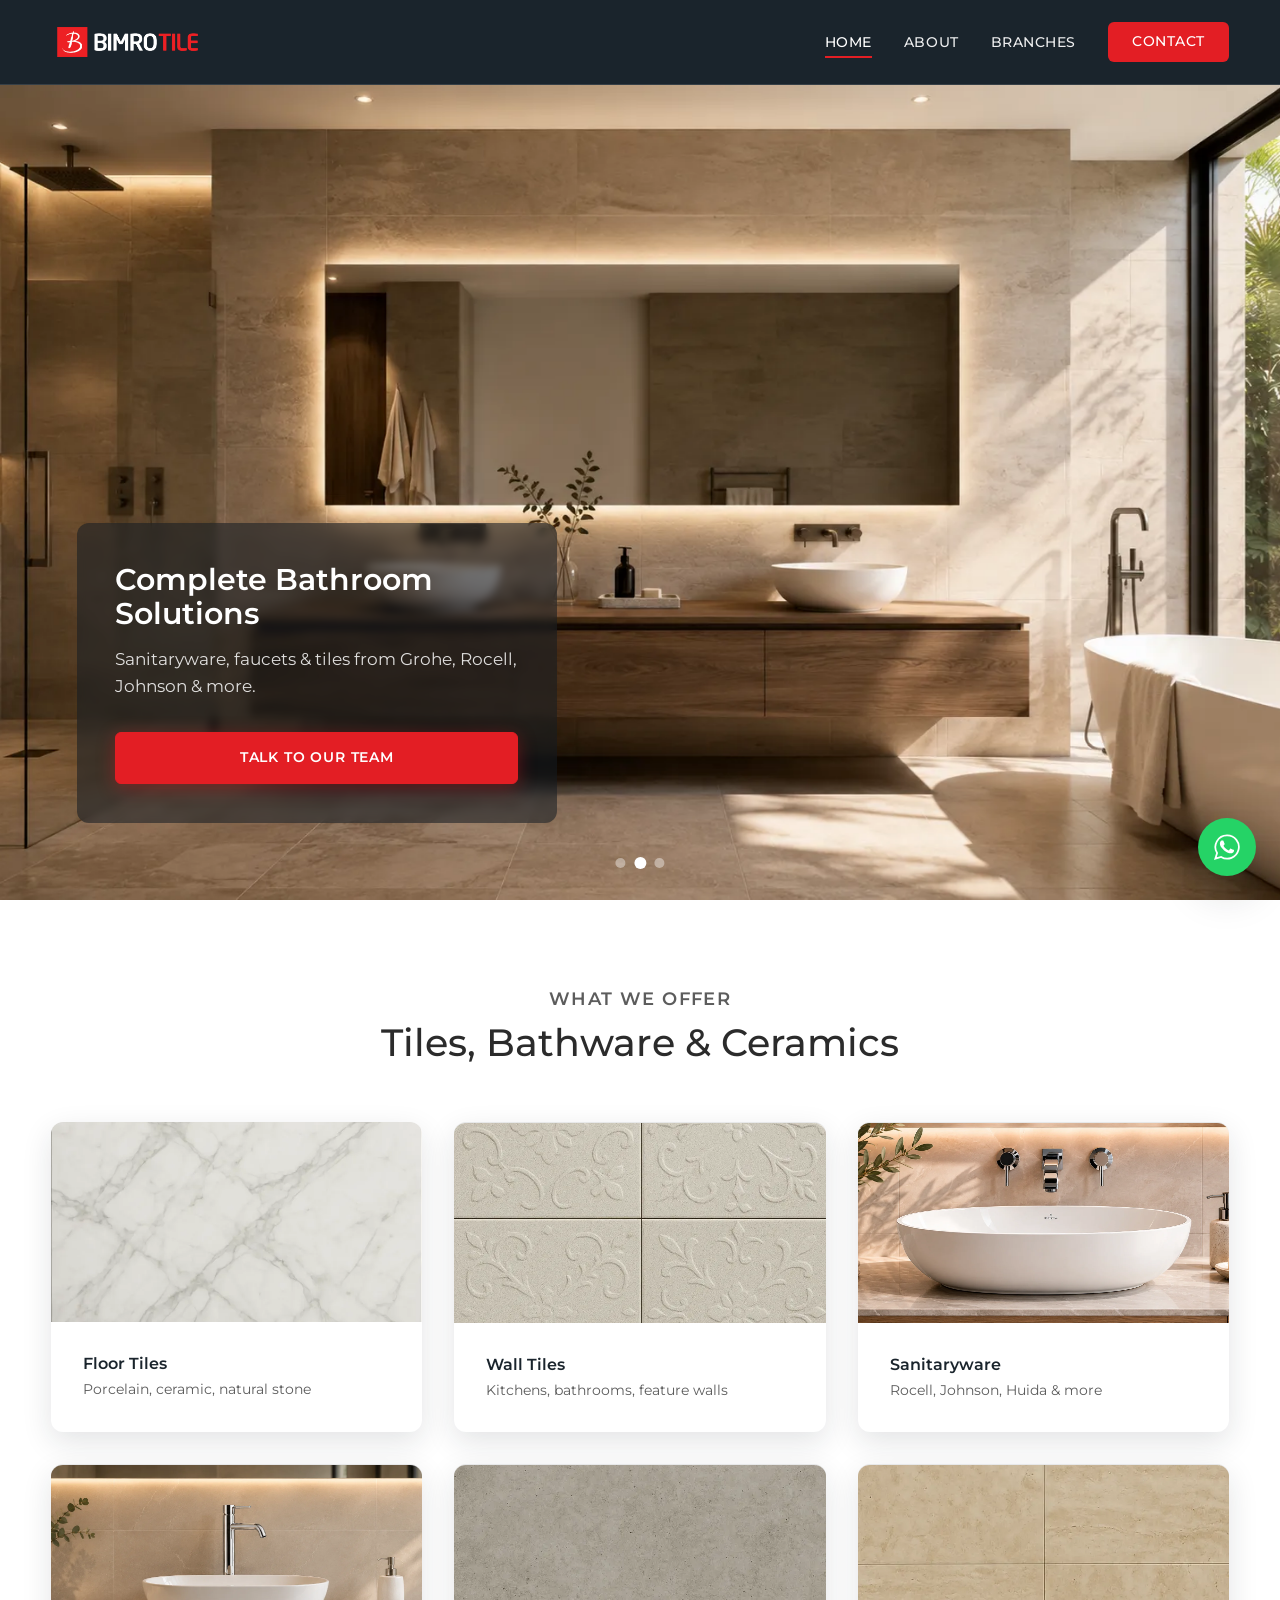
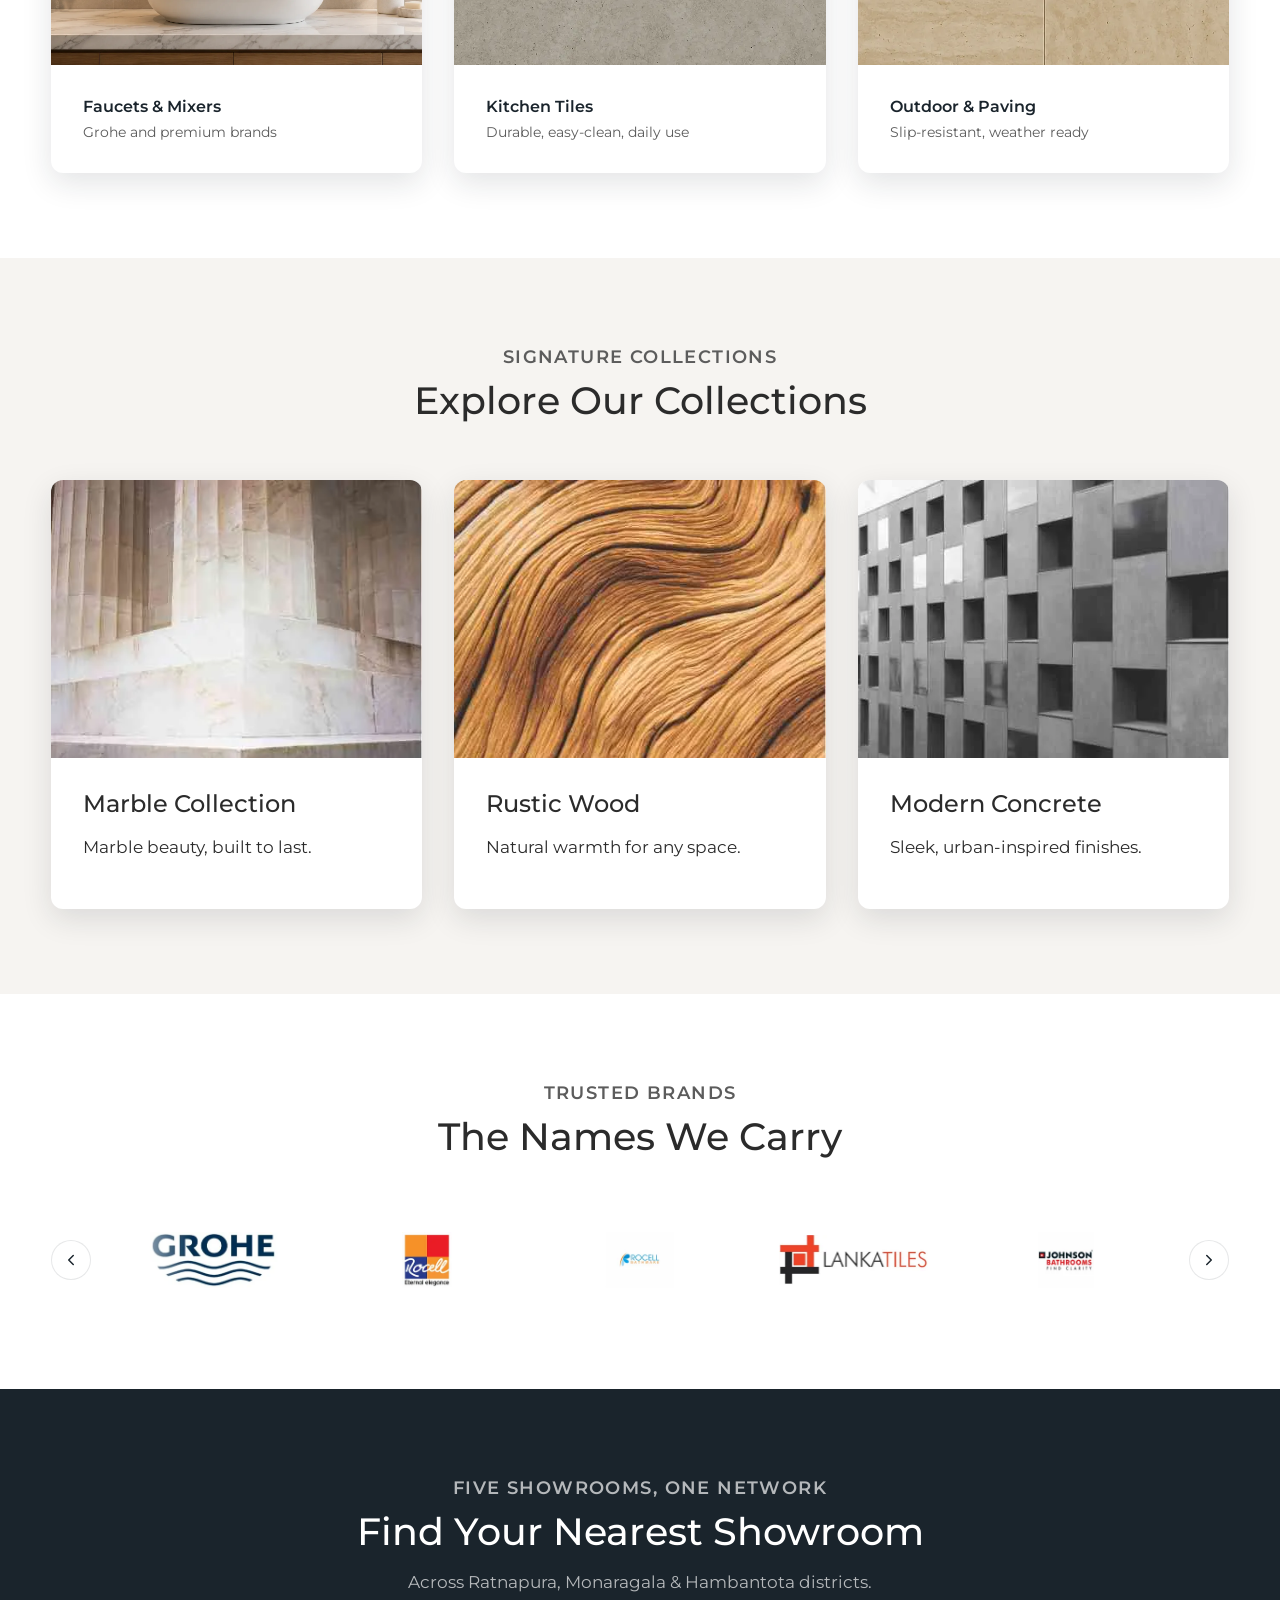
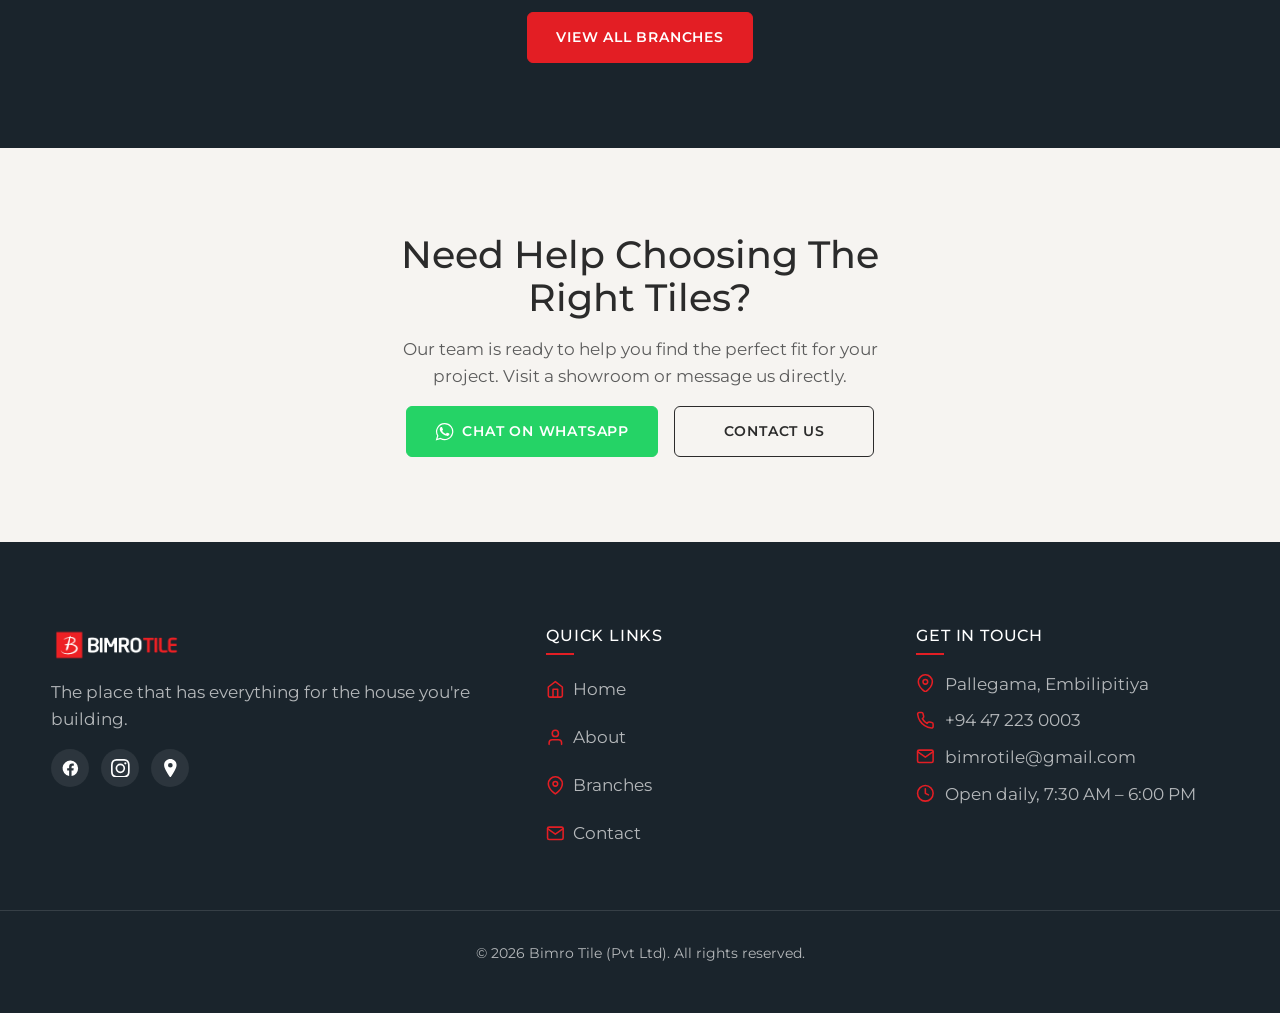
<file: index.html>
<!DOCTYPE html>
<html lang="en">
<head>
  <meta charset="UTF-8">
  <script>document.documentElement.classList.add('js');</script>
  <meta name="viewport" content="width=device-width, initial-scale=1.0">
  <title>Bimro Tile | Premium Tiles, Bathware & Ceramics in Sri Lanka</title>
  <meta name="description" content="Bimro Tile is a leading tile, bathware, and ceramics retailer and wholesaler based in Embilipitiya, with showrooms across the Sabaragamuwa and southern provinces of Sri Lanka.">

  <link rel="icon" href="images/favicons/favicon.ico">
  <link rel="apple-touch-icon" href="images/favicons/apple-touch-icon.png">
  <link rel="manifest" href="site.webmanifest">
  <meta name="theme-color" content="#1a242c">

  <meta property="og:type" content="website">
  <meta property="og:url" content="https://www.bimrotile.com/">
  <meta property="og:title" content="Bimro Tile | Premium Tiles, Bathware & Ceramics in Sri Lanka">
  <meta property="og:description" content="Tiles, bathware, and ceramics for every home and project. Showrooms in Embilipitiya, Pelmadulla, Tissamaharama, Wellawaya and Rakwana.">
  <meta property="og:image" content="https://www.bimrotile.com/images/social-share.jpg">

  <link rel="preconnect" href="https://fonts.googleapis.com">
  <link rel="preconnect" href="https://fonts.gstatic.com" crossorigin>
  <link href="https://fonts.googleapis.com/css2?family=Montserrat:wght@400;500;600;700&display=swap" rel="stylesheet">

  <link rel="stylesheet" href="css/main.css">
  <link rel="stylesheet" href="css/pages/home.css">
</head>
<body>
  <a href="#main-content" class="skip-link">Skip to content</a>

  <a href="https://wa.me/94719069648" class="whatsapp-float" target="_blank" rel="noopener" aria-label="Chat with Bimro Tile on WhatsApp">
    <svg viewBox="0 0 24 24" fill="currentColor" aria-hidden="true"><path d="M17.47 14.38c-.3-.15-1.76-.87-2.03-.97-.27-.1-.47-.15-.67.15-.2.3-.77.97-.95 1.17-.17.2-.35.22-.65.07-1.77-.88-2.93-1.58-4.1-3.58-.31-.53.31-.49.89-1.63.1-.2.05-.37-.05-.52-.1-.15-.67-1.62-.92-2.22-.24-.58-.49-.5-.67-.5-.17 0-.37-.02-.57-.02-.2 0-.52.07-.8.37-.27.3-1.05 1.03-1.05 2.5s1.08 2.9 1.23 3.1c.15.2 2.1 3.2 5.1 4.36 2.5.98 3 .8 3.55.73.55-.07 1.76-.72 2-1.42.25-.7.25-1.3.17-1.42-.07-.13-.27-.2-.57-.35z"/><path d="M12 2a10 10 0 0 0-8.5 15.2L2 22l4.95-1.46A10 10 0 1 0 12 2z" fill="none" stroke="currentColor" stroke-width="1.5"/></svg>
  </a>

  <header class="site-header">
    <div class="container header-bar">
      <a href="index.html" class="site-logo" aria-label="Bimro Tile home">
        <img src="images/logo/bimro-logo.png" alt="Bimro Tile" width="160" height="44">
      </a>

      <nav id="primary-nav" class="primary-nav" aria-label="Primary">
        <ul>
          <li><a href="index.html" aria-current="page">Home</a></li>
          <li><a href="about.html">About</a></li>
          <li><a href="branches.html">Branches</a></li>
          <li><a href="contact.html" class="nav-contact-btn">Contact</a></li>
        </ul>
      </nav>

      <button class="nav-toggle" aria-expanded="false" aria-controls="primary-nav" aria-label="Toggle menu">
        <span class="nav-toggle-bar"></span>
        <span class="nav-toggle-bar"></span>
        <span class="nav-toggle-bar"></span>
      </button>
    </div>
  </header>

  <main id="main-content">
    <!-- Hero -->
    <section class="hero">
      <div class="hero-slider">
        <div class="hero-slide active">
          <picture>
            <source type="image/webp" srcset="images/hero/hero-showroom.webp" sizes="100vw">
            <img src="images/hero/hero-showroom.webp" sizes="100vw" alt="Bimro Tile showroom exterior at dusk" class="hero-image" fetchpriority="high">
          </picture>
          <div class="hero-content">
            <div class="hero-content-inner">
              <h1>Everything For The House You're Building</h1>
              <p>Tiles, bathrooms &amp; ceramics across 5 showrooms in Sri Lanka.</p>
              <a href="branches.html" class="btn btn-primary">Find a Showroom</a>
            </div>
          </div>
        </div>
        <div class="hero-slide">
          <picture>
            <source type="image/webp" srcset="images/hero/hero-bathroom.webp" sizes="100vw">
            <img src="images/hero/hero-bathroom.webp" sizes="100vw" alt="Luxury bathroom with premium sanitaryware and tiling" class="hero-image" loading="lazy">
          </picture>
          <div class="hero-content">
            <div class="hero-content-inner">
              <h2>Complete Bathroom Solutions</h2>
              <p>Sanitaryware, faucets &amp; tiles from Grohe, Rocell, Johnson &amp; more.</p>
              <a href="contact.html" class="btn btn-primary">Talk to Our Team</a>
            </div>
          </div>
        </div>
        <div class="hero-slide">
          <picture>
            <source type="image/webp" srcset="images/hero/hero-kitchen.webp" sizes="100vw">
            <img src="images/hero/hero-kitchen.webp" sizes="100vw" alt="Modern kitchen with luxury tiles and finishes" class="hero-image" loading="lazy">
          </picture>
          <div class="hero-content">
            <div class="hero-content-inner">
              <h2>Every Room, Every Surface</h2>
              <p>From kitchens to outdoor spaces, tiles &amp; finishes for your entire build.</p>
              <a href="branches.html" class="btn btn-primary">View All Branches</a>
            </div>
          </div>
        </div>
      </div>
      <div class="hero-dots">
        <span class="hero-dot active" data-slide="0" role="button" aria-label="Slide 1"></span>
        <span class="hero-dot" data-slide="1" role="button" aria-label="Slide 2"></span>
        <span class="hero-dot" data-slide="2" role="button" aria-label="Slide 3"></span>
      </div>
    </section>


    <!-- What We Offer -->
    <section class="offerings bg-surface">
      <div class="container">
        <div class="section-heading" data-reveal>
          <p class="section-title">What We Offer</p>
          <h2>Tiles, Bathware &amp; Ceramics</h2>
        </div>
        <ul class="offerings-list" data-reveal-group>
          <li class="offering-row">
            <div class="offering-thumb">
              <picture>
                <source type="image/webp" srcset="images/products/modern-marble-tile.webp">
                <img src="images/products/modern-marble-tile-fallback.jpg" alt="Floor tiles" loading="lazy" width="700" height="467">
              </picture>
            </div>
            <div class="offering-info">
              <h3>Floor Tiles</h3>
              <p>Porcelain, ceramic, natural stone</p>
            </div>
          </li>
          <li class="offering-row">
            <div class="offering-thumb">
              <picture>
                <source type="image/webp" srcset="images/products/elegant-ceramic-tile.webp">
                <img src="images/products/elegant-ceramic-tile-fallback.jpg" alt="Wall tiles" loading="lazy" width="700" height="467">
              </picture>
            </div>
            <div class="offering-info">
              <h3>Wall Tiles</h3>
              <p>Kitchens, bathrooms, feature walls</p>
            </div>
          </li>
          <li class="offering-row">
            <div class="offering-thumb">
              <picture>
                <source type="image/webp" srcset="images/products/offering-sanitaryware.webp">
                <img src="images/products/offering-sanitaryware.webp" alt="Sanitaryware" loading="lazy" width="700" height="467">
              </picture>
            </div>
            <div class="offering-info">
              <h3>Sanitaryware</h3>
              <p>Rocell, Johnson, Huida &amp; more</p>
            </div>
          </li>
          <li class="offering-row">
            <div class="offering-thumb">
              <picture>
                <source type="image/webp" srcset="images/products/offering-faucets.webp">
                <img src="images/products/offering-faucets.webp" alt="Faucets and mixers" loading="lazy" width="700" height="467">
              </picture>
            </div>
            <div class="offering-info">
              <h3>Faucets &amp; Mixers</h3>
              <p>Grohe and premium brands</p>
            </div>
          </li>
          <li class="offering-row">
            <div class="offering-thumb">
              <picture>
                <source type="image/webp" srcset="images/products/concrete-look.webp">
                <img src="images/products/concrete-look-fallback.jpg" alt="Kitchen tiles" loading="lazy" width="700" height="467">
              </picture>
            </div>
            <div class="offering-info">
              <h3>Kitchen Tiles</h3>
              <p>Durable, easy-clean, daily use</p>
            </div>
          </li>
          <li class="offering-row">
            <div class="offering-thumb">
              <picture>
                <source type="image/webp" srcset="images/products/travertine-inspired.webp">
                <img src="images/products/travertine-inspired-fallback.jpg" alt="Outdoor and paving tiles" loading="lazy" width="700" height="467">
              </picture>
            </div>
            <div class="offering-info">
              <h3>Outdoor &amp; Paving</h3>
              <p>Slip-resistant, weather ready</p>
            </div>
          </li>
        </ul>
      </div>
    </section>

    <!-- Signature Collections -->
    <section class="collections">
      <div class="container">
        <div class="section-heading" data-reveal>
          <p class="section-title">Signature Collections</p>
          <h2>Explore Our Collections</h2>
        </div>
        <div class="collections-grid" data-reveal-group>
          <div class="card collection-card">
            <div class="card-media">
              <picture>
                <source type="image/webp" srcset="images/signature-collections/collection-marble.webp">
                <img src="images/signature-collections/collection-marble-fallback.jpg" alt="Marble collection display" loading="lazy" width="700" height="467">
              </picture>
            </div>
            <div class="card-body">
              <h3>Marble Collection</h3>
              <p>Marble beauty, built to last.</p>
            </div>
          </div>
          <div class="card collection-card">
            <div class="card-media">
              <picture>
                <source type="image/webp" srcset="images/signature-collections/collection-rustic-wood.webp">
                <img src="images/signature-collections/collection-rustic-wood-fallback.jpg" alt="Rustic wood collection display" loading="lazy" width="700" height="467">
              </picture>
            </div>
            <div class="card-body">
              <h3>Rustic Wood</h3>
              <p>Natural warmth for any space.</p>
            </div>
          </div>
          <div class="card collection-card">
            <div class="card-media">
              <picture>
                <source type="image/webp" srcset="images/signature-collections/collection-modern-concrete.webp">
                <img src="images/signature-collections/collection-modern-concrete-fallback.jpg" alt="Modern concrete collection display" loading="lazy" width="700" height="467">
              </picture>
            </div>
            <div class="card-body">
              <h3>Modern Concrete</h3>
              <p>Sleek, urban-inspired finishes.</p>
            </div>
          </div>
        </div>
      </div>
    </section>

    <!-- Brands -->
    <section class="brands bg-surface">
      <div class="container">
        <div class="section-heading" data-reveal>
          <p class="section-title">Trusted Brands</p>
          <h2>The Names We Carry</h2>
        </div>
        <div class="brands-carousel">
          <button class="brands-arrow brands-prev" aria-label="Previous brands">
            <svg viewBox="0 0 24 24" fill="none" stroke="currentColor" stroke-width="2" stroke-linecap="round" stroke-linejoin="round" aria-hidden="true"><path d="M15 18l-6-6 6-6"/></svg>
          </button>
          <div class="brands-wrapper">
            <div class="brands-track">
              <div class="brand-item"><img src="images/brands/grohe-optimized.webp" alt="Grohe" loading="lazy"></div>
              <div class="brand-item"><img src="images/brands/rocell-optimized.webp" alt="Rocell" loading="lazy"></div>
              <div class="brand-item"><img src="images/brands/rocell-bathware-optimized.webp" alt="Rocell Bathware" loading="lazy"></div>
              <div class="brand-item"><img src="images/brands/lanka-tiles-optimized.webp" alt="Lanka Tiles" loading="lazy"></div>
              <div class="brand-item"><img src="images/brands/johnson-bathrooms-optimized.webp" alt="Johnson Bathrooms" loading="lazy"></div>
              <div class="brand-item"><img src="images/brands/macktiles-optimized.webp" alt="Macktiles" loading="lazy"></div>
              <div class="brand-item"><img src="images/brands/desigle-optimized.webp" alt="Desigle" loading="lazy"></div>
              <div class="brand-item"><img src="images/brands/huida-optimized.webp" alt="Huida" loading="lazy"></div>
              <div class="brand-item"><img src="images/brands/s-lon-optimized.webp" alt="S-Lon" loading="lazy"></div>
              <div class="brand-item"><img src="images/brands/union-optimized.webp" alt="Union" loading="lazy"></div>
            </div>
          </div>
          <button class="brands-arrow brands-next" aria-label="Next brands">
            <svg viewBox="0 0 24 24" fill="none" stroke="currentColor" stroke-width="2" stroke-linecap="round" stroke-linejoin="round" aria-hidden="true"><path d="M9 18l6-6-6-6"/></svg>
          </button>
        </div>
      </div>
    </section>

    <!-- Branches teaser -->
    <section class="branches-teaser bg-navy">
      <div class="container">
        <div class="branches-teaser-grid">
          <div data-reveal>
            <p class="section-title">Five Showrooms, One Network</p>
            <h2>Find Your Nearest Showroom</h2>
            <p>Across Ratnapura, Monaragala &amp; Hambantota districts.</p>
            <a href="branches.html" class="btn btn-primary">View All Branches</a>
          </div>
        </div>
      </div>
    </section>

    <!-- CTA -->
    <section class="cta">
      <div class="container text-center" data-reveal>
        <h2>Need Help Choosing The Right Tiles?</h2>
        <p>Our team is ready to help you find the perfect fit for your project. Visit a showroom or message us directly.</p>
        <div class="cluster" style="justify-content: center;">
          <a href="https://wa.me/94719069648" class="btn btn-whatsapp" target="_blank" rel="noopener">
            <svg viewBox="0 0 24 24" fill="currentColor" aria-hidden="true" class="btn-wa-icon"><path d="M17.47 14.38c-.3-.15-1.76-.87-2.03-.97-.27-.1-.47-.15-.67.15-.2.3-.77.97-.95 1.17-.17.2-.35.22-.65.07-1.77-.88-2.93-1.58-4.1-3.58-.31-.53.31-.49.89-1.63.1-.2.05-.37-.05-.52-.1-.15-.67-1.62-.92-2.22-.24-.58-.49-.5-.67-.5-.17 0-.37-.02-.57-.02-.2 0-.52.07-.8.37-.27.3-1.05 1.03-1.05 2.5s1.08 2.9 1.23 3.1c.15.2 2.1 3.2 5.1 4.36 2.5.98 3 .8 3.55.73.55-.07 1.76-.72 2-1.42.25-.7.25-1.3.17-1.42-.07-.13-.27-.2-.57-.35z"/><path d="M12 2a10 10 0 0 0-8.5 15.2L2 22l4.95-1.46A10 10 0 1 0 12 2z" fill="none" stroke="currentColor" stroke-width="1.5"/></svg>
            Chat on WhatsApp
          </a>
          <a href="contact.html" class="btn btn-secondary">Contact Us</a>
        </div>
      </div>
    </section>
  </main>

  <footer class="site-footer">
    <div class="container">

      <!-- Mobile-only: compact brand bar -->
      <div class="footer-mobile-header">
        <img src="images/logo/bimro-logo.png" alt="Bimro Tile" width="120" height="33">
        <div class="footer-social">
          <a href="https://www.facebook.com/bimrotile" target="_blank" rel="noopener" aria-label="Bimro Tile on Facebook">
            <svg class="icon" viewBox="0 0 24 24" fill="currentColor" aria-hidden="true"><path d="M22 12a10 10 0 1 0-11.56 9.88v-6.99H7.9V12h2.54V9.8c0-2.5 1.49-3.89 3.78-3.89 1.1 0 2.24.2 2.24.2v2.46h-1.26c-1.24 0-1.63.77-1.63 1.56V12h2.78l-.44 2.89h-2.34v6.99A10 10 0 0 0 22 12z"/></svg>
          </a>
          <a href="https://www.instagram.com/bimro.tile/" target="_blank" rel="noopener" aria-label="Bimro Tile on Instagram">
            <svg class="icon" viewBox="0 0 24 24" fill="currentColor" aria-hidden="true"><path d="M12 2.163c3.204 0 3.584.012 4.85.07 3.252.148 4.771 1.691 4.919 4.919.058 1.265.069 1.645.069 4.849 0 3.205-.012 3.584-.069 4.849-.149 3.225-1.664 4.771-4.919 4.919-1.266.058-1.644.07-4.85.07-3.204 0-3.584-.012-4.849-.07-3.26-.149-4.771-1.699-4.919-4.92-.058-1.265-.07-1.644-.07-4.849 0-3.204.013-3.583.07-4.849.149-3.227 1.664-4.771 4.919-4.919 1.266-.057 1.645-.069 4.849-.069zM12 0C8.741 0 8.333.014 7.053.072 2.695.272.273 2.69.073 7.052.014 8.333 0 8.741 0 12c0 3.259.014 3.668.072 4.948.2 4.358 2.618 6.78 6.98 6.98C8.333 23.986 8.741 24 12 24c3.259 0 3.668-.014 4.948-.072 4.354-.2 6.782-2.618 6.979-6.98.059-1.28.073-1.689.073-4.948 0-3.259-.014-3.667-.072-4.947-.196-4.354-2.617-6.78-6.979-6.98C15.668.014 15.259 0 12 0zm0 5.838a6.162 6.162 0 1 0 0 12.324 6.162 6.162 0 0 0 0-12.324zM12 16a4 4 0 1 1 0-8 4 4 0 0 1 0 8zm6.406-11.845a1.44 1.44 0 1 0 0 2.881 1.44 1.44 0 0 0 0-2.881z"/></svg>
          </a>
          <a href="https://maps.app.goo.gl/Rsxf3moLkCSfH7wA9" target="_blank" rel="noopener" aria-label="Find Bimro Tile on Google Maps">
            <svg class="icon" viewBox="0 0 24 24" fill="currentColor" aria-hidden="true"><path d="M12 0C7.802 0 4 3.403 4 7.602 4 11.8 7.469 16.812 12 24c4.531-7.188 8-12.2 8-16.398C20 3.403 16.199 0 12 0zm0 11a3 3 0 1 1 0-6 3 3 0 0 1 0 6z"/></svg>
          </a>
        </div>
      </div>
      <p class="footer-mobile-tagline">The place that has everything for the house you're building.</p>

      <!-- Mobile-only: 2x2 action grid -->
      <div class="footer-action-grid">
        <a href="tel:+94472230003" class="footer-action-card">
          <svg class="icon" viewBox="0 0 24 24" fill="none" stroke="currentColor" stroke-width="2" stroke-linecap="round" stroke-linejoin="round" aria-hidden="true"><path d="M22 16.92v3a2 2 0 0 1-2.18 2 19.79 19.79 0 0 1-8.63-3.07 19.5 19.5 0 0 1-6-6 19.79 19.79 0 0 1-3.07-8.67A2 2 0 0 1 4.11 2h3a2 2 0 0 1 2 1.72c.127.96.361 1.903.7 2.81a2 2 0 0 1-.45 2.11L8.09 9.91a16 16 0 0 0 6 6l1.27-1.27a2 2 0 0 1 2.11-.45c.907.339 1.85.573 2.81.7A2 2 0 0 1 22 16.92z"/></svg>
          <span>Call Us</span>
        </a>
        <a href="https://wa.me/94719069648" class="footer-action-card" target="_blank" rel="noopener">
          <svg class="icon" viewBox="0 0 24 24" fill="currentColor" aria-hidden="true"><path d="M17.47 14.38c-.3-.15-1.76-.87-2.03-.97-.27-.1-.47-.15-.67.15-.2.3-.77.97-.95 1.17-.17.2-.35.22-.65.07-1.77-.88-2.93-1.58-4.1-3.58-.31-.53.31-.49.89-1.63.1-.2.05-.37-.05-.52-.1-.15-.67-1.62-.92-2.22-.24-.58-.49-.5-.67-.5-.17 0-.37-.02-.57-.02-.2 0-.52.07-.8.37-.27.3-1.05 1.03-1.05 2.5s1.08 2.9 1.23 3.1c.15.2 2.1 3.2 5.1 4.36 2.5.98 3 .8 3.55.73.55-.07 1.76-.72 2-1.42.25-.7.25-1.3.17-1.42-.07-.13-.27-.2-.57-.35z"/><path d="M12 2a10 10 0 0 0-8.5 15.2L2 22l4.95-1.46A10 10 0 1 0 12 2z" fill="none" stroke="currentColor" stroke-width="1.5"/></svg>
          <span>WhatsApp</span>
        </a>
        <a href="mailto:bimrotile@gmail.com" class="footer-action-card">
          <svg class="icon" viewBox="0 0 24 24" fill="none" stroke="currentColor" stroke-width="2" stroke-linecap="round" stroke-linejoin="round" aria-hidden="true"><path d="M22 6 12 13 2 6"/><rect x="2" y="4" width="20" height="16" rx="2"/></svg>
          <span>Email</span>
        </a>
        <a href="https://maps.app.goo.gl/Rsxf3moLkCSfH7wA9" class="footer-action-card" target="_blank" rel="noopener">
          <svg class="icon" viewBox="0 0 24 24" fill="none" stroke="currentColor" stroke-width="2" stroke-linecap="round" stroke-linejoin="round" aria-hidden="true"><path d="M21 10c0 7-9 13-9 13s-9-6-9-13a9 9 0 1 1 18 0z"/><circle cx="12" cy="10" r="3"/></svg>
          <span>Directions</span>
        </a>
      </div>

      <!-- Mobile-only: horizontal nav -->
      <nav class="footer-mobile-nav" aria-label="Site pages">
        <a href="index.html">Home</a>
        <a href="about.html">About</a>
        <a href="branches.html">Branches</a>
        <a href="contact.html">Contact</a>
      </nav>

      <!-- Desktop-only: full 3-column grid -->
      <div class="footer-grid">
        <div class="footer-brand">
          <img src="images/logo/bimro-logo.png" alt="Bimro Tile" width="160" height="44">
          <p>The place that has everything for the house you're building.</p>
          <div class="footer-social">
            <a href="https://www.facebook.com/bimrotile" target="_blank" rel="noopener" aria-label="Bimro Tile on Facebook">
              <svg class="icon" viewBox="0 0 24 24" fill="currentColor" aria-hidden="true"><path d="M22 12a10 10 0 1 0-11.56 9.88v-6.99H7.9V12h2.54V9.8c0-2.5 1.49-3.89 3.78-3.89 1.1 0 2.24.2 2.24.2v2.46h-1.26c-1.24 0-1.63.77-1.63 1.56V12h2.78l-.44 2.89h-2.34v6.99A10 10 0 0 0 22 12z"/></svg>
            </a>
            <a href="https://www.instagram.com/bimro.tile/" target="_blank" rel="noopener" aria-label="Bimro Tile on Instagram">
              <svg class="icon" viewBox="0 0 24 24" fill="currentColor" aria-hidden="true"><path d="M12 2.163c3.204 0 3.584.012 4.85.07 3.252.148 4.771 1.691 4.919 4.919.058 1.265.069 1.645.069 4.849 0 3.205-.012 3.584-.069 4.849-.149 3.225-1.664 4.771-4.919 4.919-1.266.058-1.644.07-4.85.07-3.204 0-3.584-.012-4.849-.07-3.26-.149-4.771-1.699-4.919-4.92-.058-1.265-.07-1.644-.07-4.849 0-3.204.013-3.583.07-4.849.149-3.227 1.664-4.771 4.919-4.919 1.266-.057 1.645-.069 4.849-.069zM12 0C8.741 0 8.333.014 7.053.072 2.695.272.273 2.69.073 7.052.014 8.333 0 8.741 0 12c0 3.259.014 3.668.072 4.948.2 4.358 2.618 6.78 6.98 6.98C8.333 23.986 8.741 24 12 24c3.259 0 3.668-.014 4.948-.072 4.354-.2 6.782-2.618 6.979-6.98.059-1.28.073-1.689.073-4.948 0-3.259-.014-3.667-.072-4.947-.196-4.354-2.617-6.78-6.979-6.98C15.668.014 15.259 0 12 0zm0 5.838a6.162 6.162 0 1 0 0 12.324 6.162 6.162 0 0 0 0-12.324zM12 16a4 4 0 1 1 0-8 4 4 0 0 1 0 8zm6.406-11.845a1.44 1.44 0 1 0 0 2.881 1.44 1.44 0 0 0 0-2.881z"/></svg>
            </a>
            <a href="https://maps.app.goo.gl/Rsxf3moLkCSfH7wA9" target="_blank" rel="noopener" aria-label="Find Bimro Tile on Google Maps">
              <svg class="icon" viewBox="0 0 24 24" fill="currentColor" aria-hidden="true"><path d="M12 0C7.802 0 4 3.403 4 7.602 4 11.8 7.469 16.812 12 24c4.531-7.188 8-12.2 8-16.398C20 3.403 16.199 0 12 0zm0 11a3 3 0 1 1 0-6 3 3 0 0 1 0 6z"/></svg>
            </a>
          </div>
        </div>

        <div>
          <h3 class="footer-heading">Quick Links</h3>
          <ul class="footer-links">
            <li>
              <a href="index.html">
                <svg class="icon" viewBox="0 0 24 24" fill="none" stroke="currentColor" stroke-width="2" stroke-linecap="round" stroke-linejoin="round" aria-hidden="true"><path d="M3 9l9-7 9 7v11a2 2 0 0 1-2 2H5a2 2 0 0 1-2-2z"/><polyline points="9 22 9 12 15 12 15 22"/></svg>
                Home
              </a>
            </li>
            <li>
              <a href="about.html">
                <svg class="icon" viewBox="0 0 24 24" fill="none" stroke="currentColor" stroke-width="2" stroke-linecap="round" stroke-linejoin="round" aria-hidden="true"><path d="M20 21v-2a4 4 0 0 0-4-4H8a4 4 0 0 0-4 4v2"/><circle cx="12" cy="7" r="4"/></svg>
                About
              </a>
            </li>
            <li>
              <a href="branches.html">
                <svg class="icon" viewBox="0 0 24 24" fill="none" stroke="currentColor" stroke-width="2" stroke-linecap="round" stroke-linejoin="round" aria-hidden="true"><path d="M21 10c0 7-9 13-9 13s-9-6-9-13a9 9 0 1 1 18 0z"/><circle cx="12" cy="10" r="3"/></svg>
                Branches
              </a>
            </li>
            <li>
              <a href="contact.html">
                <svg class="icon" viewBox="0 0 24 24" fill="none" stroke="currentColor" stroke-width="2" stroke-linecap="round" stroke-linejoin="round" aria-hidden="true"><path d="M22 6 12 13 2 6"/><rect x="2" y="4" width="20" height="16" rx="2"/></svg>
                Contact
              </a>
            </li>
          </ul>
        </div>

        <div>
          <h3 class="footer-heading">Get in Touch</h3>
          <div class="footer-contact-item">
            <svg class="icon" viewBox="0 0 24 24" fill="none" stroke="currentColor" stroke-width="2" stroke-linecap="round" stroke-linejoin="round" aria-hidden="true"><path d="M21 10c0 7-9 13-9 13s-9-6-9-13a9 9 0 1 1 18 0z"/><circle cx="12" cy="10" r="3"/></svg>
            <span>Pallegama, Embilipitiya</span>
          </div>
          <div class="footer-contact-item">
            <svg class="icon" viewBox="0 0 24 24" fill="none" stroke="currentColor" stroke-width="2" stroke-linecap="round" stroke-linejoin="round" aria-hidden="true"><path d="M22 16.92v3a2 2 0 0 1-2.18 2 19.79 19.79 0 0 1-8.63-3.07 19.5 19.5 0 0 1-6-6 19.79 19.79 0 0 1-3.07-8.67A2 2 0 0 1 4.11 2h3a2 2 0 0 1 2 1.72c.127.96.361 1.903.7 2.81a2 2 0 0 1-.45 2.11L8.09 9.91a16 16 0 0 0 6 6l1.27-1.27a2 2 0 0 1 2.11-.45c.907.339 1.85.573 2.81.7A2 2 0 0 1 22 16.92z"/></svg>
            <a href="tel:+94472230003">+94 47 223 0003</a>
          </div>
          <div class="footer-contact-item">
            <svg class="icon" viewBox="0 0 24 24" fill="none" stroke="currentColor" stroke-width="2" stroke-linecap="round" stroke-linejoin="round" aria-hidden="true"><path d="M22 6 12 13 2 6"/><rect x="2" y="4" width="20" height="16" rx="2"/></svg>
            <a href="mailto:bimrotile@gmail.com">bimrotile@gmail.com</a>
          </div>
          <div class="footer-contact-item">
            <svg class="icon" viewBox="0 0 24 24" fill="none" stroke="currentColor" stroke-width="2" stroke-linecap="round" stroke-linejoin="round" aria-hidden="true"><circle cx="12" cy="12" r="10"/><path d="M12 6v6l4 2"/></svg>
            <span>Open daily, 7:30 AM – 6:00 PM</span>
          </div>
        </div>
      </div>

      </div><!-- /footer-grid -->

      <div class="footer-bottom">
        <p class="footer-hours-mobile">Open daily, 7:30 AM – 6:00 PM</p>
        <p>&copy; <span id="year">2026</span> Bimro Tile (Pvt Ltd). All rights reserved.</p>
      </div>
    </div>
  </footer>

  <script src="js/main.js"></script>
  <script src="js/pages/home.js"></script>
  <script>document.getElementById('year').textContent = new Date().getFullYear();</script>
</body>
</html>
</file>
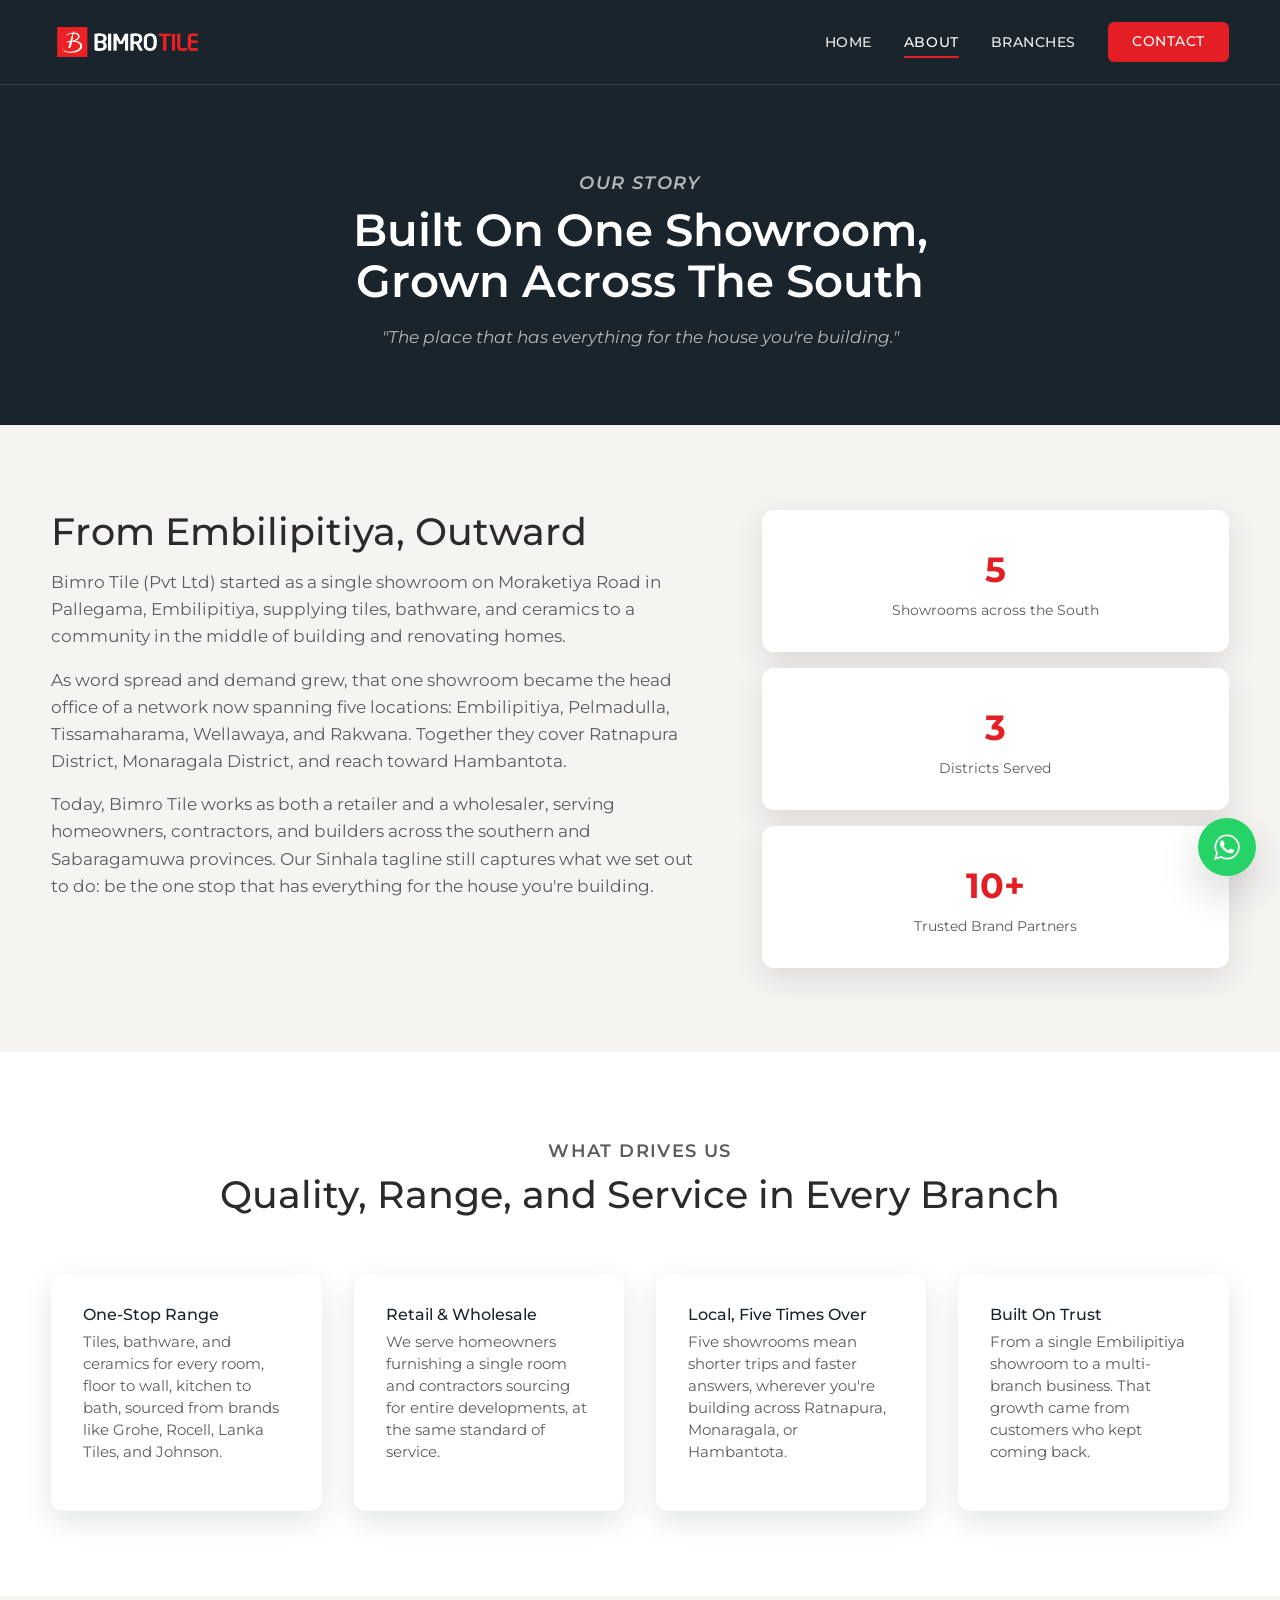
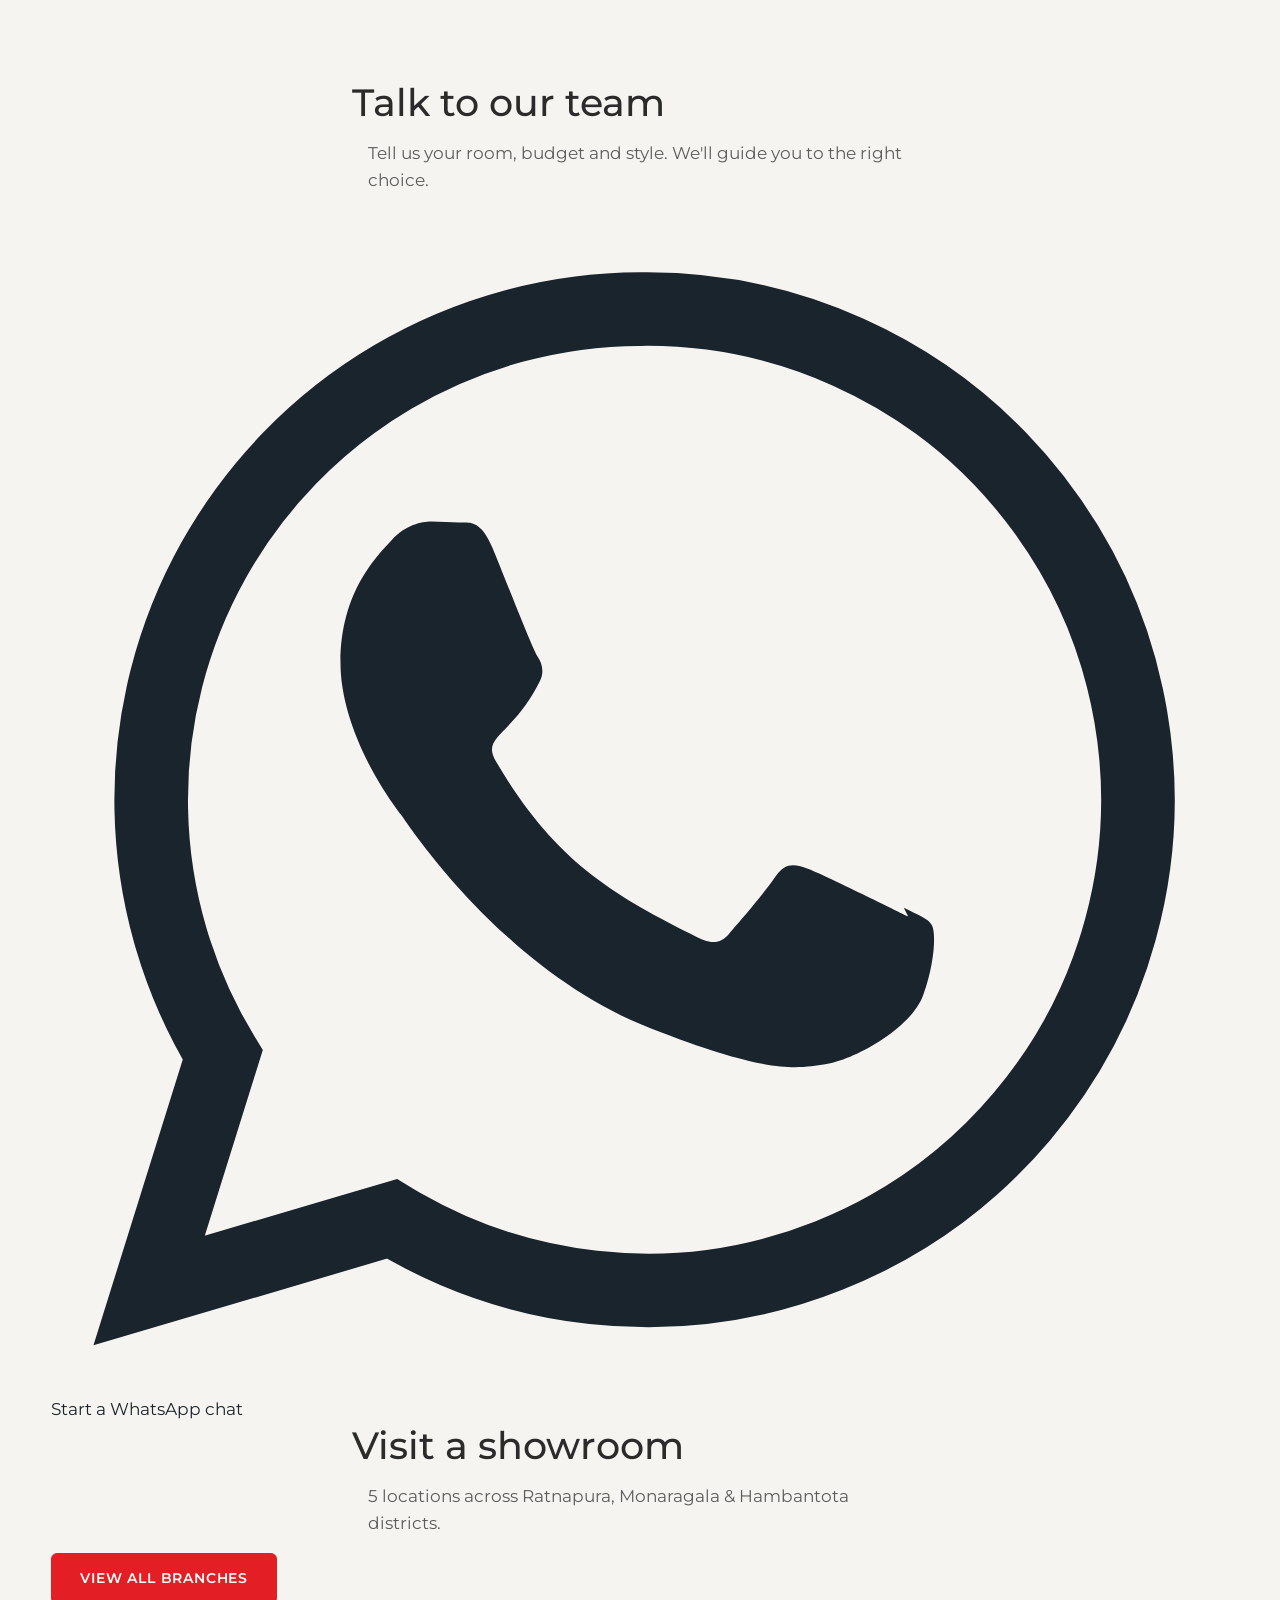
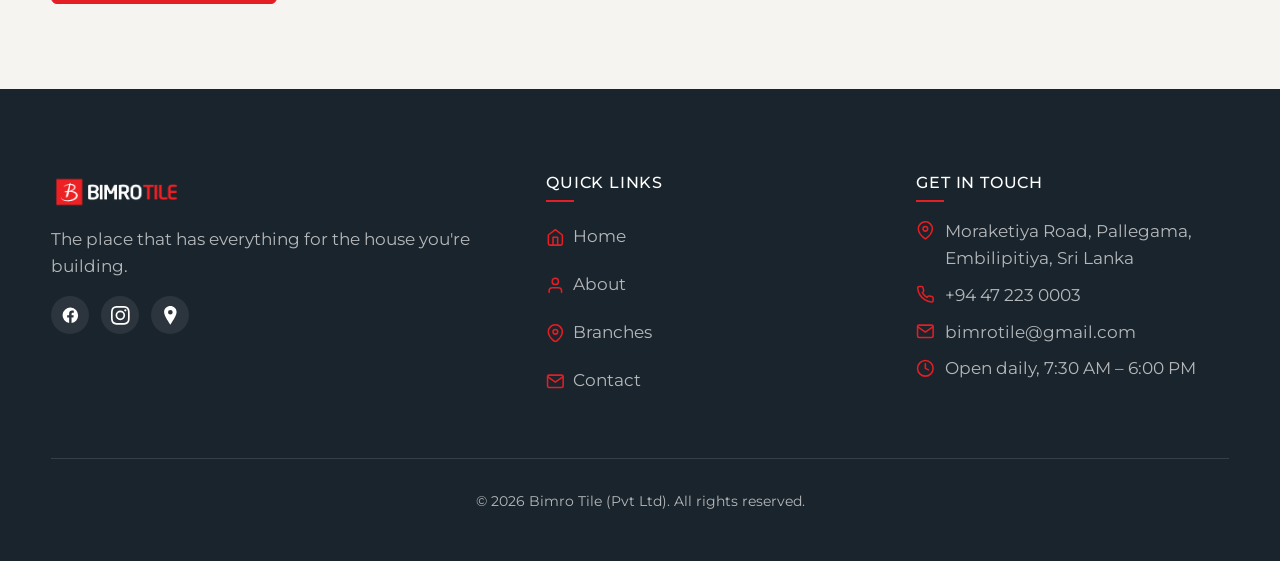
<file: about.html>
<!DOCTYPE html>
<html lang="en">
<head>
  <meta charset="UTF-8">
  <script>document.documentElement.classList.add('js');</script>
  <meta name="viewport" content="width=device-width, initial-scale=1.0">
  <title>About Bimro Tile | Tiles, Bathware & Ceramics, Embilipitiya</title>
  <meta name="description" content="From a single showroom in Embilipitiya to a five-branch network across Sabaragamuwa and the Southern Province. The story of Bimro Tile.">

  <link rel="icon" href="images/favicons/favicon.ico">
  <link rel="apple-touch-icon" href="images/favicons/apple-touch-icon.png">
  <link rel="manifest" href="site.webmanifest">
  <meta name="theme-color" content="#1a242c">

  <meta property="og:type" content="website">
  <meta property="og:url" content="https://www.bimrotile.com/about.html">
  <meta property="og:title" content="About Bimro Tile | Tiles, Bathware & Ceramics, Embilipitiya">
  <meta property="og:description" content="From a single Embilipitiya showroom to a five-branch network across Sri Lanka's south.">
  <meta property="og:image" content="https://www.bimrotile.com/images/social-share.jpg">

  <link rel="preconnect" href="https://fonts.googleapis.com">
  <link rel="preconnect" href="https://fonts.gstatic.com" crossorigin>
  <link href="https://fonts.googleapis.com/css2?family=Montserrat:wght@400;500;600;700&display=swap" rel="stylesheet">

  <link rel="stylesheet" href="css/main.css">
  <link rel="stylesheet" href="css/pages/about.css">
</head>
<body>
  <a href="#main-content" class="skip-link">Skip to content</a>

  <a href="https://wa.me/94719069648" class="whatsapp-float" target="_blank" rel="noopener" aria-label="Chat with Bimro Tile on WhatsApp">
    <svg viewBox="0 0 24 24" fill="currentColor" aria-hidden="true"><path d="M17.47 14.38c-.3-.15-1.76-.87-2.03-.97-.27-.1-.47-.15-.67.15-.2.3-.77.97-.95 1.17-.17.2-.35.22-.65.07-1.77-.88-2.93-1.58-4.1-3.58-.31-.53.31-.49.89-1.63.1-.2.05-.37-.05-.52-.1-.15-.67-1.62-.92-2.22-.24-.58-.49-.5-.67-.5-.17 0-.37-.02-.57-.02-.2 0-.52.07-.8.37-.27.3-1.05 1.03-1.05 2.5s1.08 2.9 1.23 3.1c.15.2 2.1 3.2 5.1 4.36 2.5.98 3 .8 3.55.73.55-.07 1.76-.72 2-1.42.25-.7.25-1.3.17-1.42-.07-.13-.27-.2-.57-.35z"/><path d="M12 2a10 10 0 0 0-8.5 15.2L2 22l4.95-1.46A10 10 0 1 0 12 2z" fill="none" stroke="currentColor" stroke-width="1.5"/></svg>
  </a>

  <header class="site-header">
    <div class="container header-bar">
      <a href="index.html" class="site-logo" aria-label="Bimro Tile home">
        <img src="images/logo/bimro-logo.png" alt="Bimro Tile" width="160" height="44">
      </a>

      <nav id="primary-nav" class="primary-nav" aria-label="Primary">
        <ul>
          <li><a href="index.html">Home</a></li>
          <li><a href="about.html" aria-current="page">About</a></li>
          <li><a href="branches.html">Branches</a></li>
          <li><a href="contact.html" class="nav-contact-btn">Contact</a></li>
        </ul>
      </nav>

      <button class="nav-toggle" aria-expanded="false" aria-controls="primary-nav" aria-label="Toggle menu">
        <span class="nav-toggle-bar"></span>
        <span class="nav-toggle-bar"></span>
        <span class="nav-toggle-bar"></span>
      </button>
    </div>
  </header>

  <main id="main-content">
    <section class="page-header bg-navy">
      <div class="container text-center">
        <p class="section-title">Our Story</p>
        <h1>Built On One Showroom, Grown Across The South</h1>
        <p>"The place that has everything for the house you're building."</p>
      </div>
    </section>

    <section class="about-story">
      <div class="container about-story-grid">
        <div data-reveal>
          <h2>From Embilipitiya, Outward</h2>
          <p>Bimro Tile (Pvt Ltd) started as a single showroom on Moraketiya Road in Pallegama, Embilipitiya, supplying tiles, bathware, and ceramics to a community in the middle of building and renovating homes.</p>
          <p>As word spread and demand grew, that one showroom became the head office of a network now spanning five locations: Embilipitiya, Pelmadulla, Tissamaharama, Wellawaya, and Rakwana. Together they cover Ratnapura District, Monaragala District, and reach toward Hambantota.</p>
          <p>Today, Bimro Tile works as both a retailer and a wholesaler, serving homeowners, contractors, and builders across the southern and Sabaragamuwa provinces. Our Sinhala tagline still captures what we set out to do: be the one stop that has everything for the house you're building.</p>
        </div>
        <div class="about-stats" data-reveal-group>
          <div class="stat-card">
            <span class="stat-number">5</span>
            <span class="stat-label">Showrooms across the South</span>
          </div>
          <div class="stat-card">
            <span class="stat-number">3</span>
            <span class="stat-label">Districts Served</span>
          </div>
          <div class="stat-card">
            <span class="stat-number">10+</span>
            <span class="stat-label">Trusted Brand Partners</span>
          </div>
        </div>
      </div>
    </section>

    <section class="about-values bg-surface">
      <div class="container">
        <div class="section-heading" data-reveal>
          <p class="section-title">What Drives Us</p>
          <h2>Quality, Range, and Service in Every Branch</h2>
        </div>
        <div class="values-grid" data-reveal-group>
          <div class="card value-card">
            <div class="card-body">
              <h3>One-Stop Range</h3>
              <p>Tiles, bathware, and ceramics for every room, floor to wall, kitchen to bath, sourced from brands like Grohe, Rocell, Lanka Tiles, and Johnson.</p>
            </div>
          </div>
          <div class="card value-card">
            <div class="card-body">
              <h3>Retail & Wholesale</h3>
              <p>We serve homeowners furnishing a single room and contractors sourcing for entire developments, at the same standard of service.</p>
            </div>
          </div>
          <div class="card value-card">
            <div class="card-body">
              <h3>Local, Five Times Over</h3>
              <p>Five showrooms mean shorter trips and faster answers, wherever you're building across Ratnapura, Monaragala, or Hambantota.</p>
            </div>
          </div>
          <div class="card value-card">
            <div class="card-body">
              <h3>Built On Trust</h3>
              <p>From a single Embilipitiya showroom to a multi-branch business. That growth came from customers who kept coming back.</p>
            </div>
          </div>
        </div>
      </div>
    </section>

    <section class="cta">
      <div class="container" data-reveal>
        <div class="cta-dual">
          <div class="cta-block cta-block--wa">
            <h2>Talk to our team</h2>
            <p>Tell us your room, budget and style. We'll guide you to the right choice.</p>
            <a href="https://wa.me/94719069648" class="btn-wa btn-wa--green" target="_blank" rel="noopener"><svg class="wa-logo" viewBox="0 0 24 24" fill="currentColor" aria-hidden="true"><path d="M17.47 14.38c-.3-.15-1.76-.87-2.03-.97-.27-.1-.47-.15-.67.15-.2.3-.77.97-.95 1.17-.17.2-.35.22-.65.07-1.77-.88-2.93-1.58-4.1-3.58-.31-.53.31-.49.89-1.63.1-.2.05-.37-.05-.52-.1-.15-.67-1.62-.92-2.22-.24-.58-.49-.5-.67-.5-.17 0-.37-.02-.57-.02-.2 0-.52.07-.8.37-.27.3-1.05 1.03-1.05 2.5s1.08 2.9 1.23 3.1c.15.2 2.1 3.2 5.1 4.36 2.5.98 3 .8 3.55.73.55-.07 1.76-.72 2-1.42.25-.7.25-1.3.17-1.42-.07-.13-.27-.2-.57-.35z"/><path d="M12 2a10 10 0 0 0-8.5 15.2L2 22l4.95-1.46A10 10 0 1 0 12 2z" fill="none" stroke="currentColor" stroke-width="1.5"/></svg>Start a WhatsApp chat</a>
          </div>
          <div class="cta-block cta-block--visit">
            <h2>Visit a showroom</h2>
            <p>5 locations across Ratnapura, Monaragala &amp; Hambantota districts.</p>
            <a href="branches.html" class="btn btn-primary">View all branches</a>
          </div>
        </div>
      </div>
    </section>
  </main>

  <footer class="site-footer">
    <div class="container">

      <!-- Mobile-only: compact brand bar -->
      <div class="footer-mobile-header">
        <img src="images/logo/bimro-logo.png" alt="Bimro Tile" width="120" height="33">
        <div class="footer-social">
          <a href="https://www.facebook.com/bimrotile" target="_blank" rel="noopener" aria-label="Bimro Tile on Facebook">
            <svg class="icon" viewBox="0 0 24 24" fill="currentColor" aria-hidden="true"><path d="M22 12a10 10 0 1 0-11.56 9.88v-6.99H7.9V12h2.54V9.8c0-2.5 1.49-3.89 3.78-3.89 1.1 0 2.24.2 2.24.2v2.46h-1.26c-1.24 0-1.63.77-1.63 1.56V12h2.78l-.44 2.89h-2.34v6.99A10 10 0 0 0 22 12z"/></svg>
          </a>
          <a href="https://www.instagram.com/bimro.tile/" target="_blank" rel="noopener" aria-label="Bimro Tile on Instagram">
            <svg class="icon" viewBox="0 0 24 24" fill="currentColor" aria-hidden="true"><path d="M12 2.163c3.204 0 3.584.012 4.85.07 3.252.148 4.771 1.691 4.919 4.919.058 1.265.069 1.645.069 4.849 0 3.205-.012 3.584-.069 4.849-.149 3.225-1.664 4.771-4.919 4.919-1.266.058-1.644.07-4.85.07-3.204 0-3.584-.012-4.849-.07-3.26-.149-4.771-1.699-4.919-4.92-.058-1.265-.07-1.644-.07-4.849 0-3.204.013-3.583.07-4.849.149-3.227 1.664-4.771 4.919-4.919 1.266-.057 1.645-.069 4.849-.069zM12 0C8.741 0 8.333.014 7.053.072 2.695.272.273 2.69.073 7.052.014 8.333 0 8.741 0 12c0 3.259.014 3.668.072 4.948.2 4.358 2.618 6.78 6.98 6.98C8.333 23.986 8.741 24 12 24c3.259 0 3.668-.014 4.948-.072 4.354-.2 6.782-2.618 6.979-6.98.059-1.28.073-1.689.073-4.948 0-3.259-.014-3.667-.072-4.947-.196-4.354-2.617-6.78-6.979-6.98C15.668.014 15.259 0 12 0zm0 5.838a6.162 6.162 0 1 0 0 12.324 6.162 6.162 0 0 0 0-12.324zM12 16a4 4 0 1 1 0-8 4 4 0 0 1 0 8zm6.406-11.845a1.44 1.44 0 1 0 0 2.881 1.44 1.44 0 0 0 0-2.881z"/></svg>
          </a>
          <a href="https://maps.app.goo.gl/Rsxf3moLkCSfH7wA9" target="_blank" rel="noopener" aria-label="Find Bimro Tile on Google Maps">
            <svg class="icon" viewBox="0 0 24 24" fill="currentColor" aria-hidden="true"><path d="M12 0C7.802 0 4 3.403 4 7.602 4 11.8 7.469 16.812 12 24c4.531-7.188 8-12.2 8-16.398C20 3.403 16.199 0 12 0zm0 11a3 3 0 1 1 0-6 3 3 0 0 1 0 6z"/></svg>
          </a>
        </div>
      </div>
      <p class="footer-mobile-tagline">The place that has everything for the house you're building.</p>

      <!-- Mobile-only: 2x2 action grid -->
      <div class="footer-action-grid">
        <a href="tel:+94472230003" class="footer-action-card">
          <svg class="icon" viewBox="0 0 24 24" fill="none" stroke="currentColor" stroke-width="2" stroke-linecap="round" stroke-linejoin="round" aria-hidden="true"><path d="M22 16.92v3a2 2 0 0 1-2.18 2 19.79 19.79 0 0 1-8.63-3.07 19.5 19.5 0 0 1-6-6 19.79 19.79 0 0 1-3.07-8.67A2 2 0 0 1 4.11 2h3a2 2 0 0 1 2 1.72c.127.96.361 1.903.7 2.81a2 2 0 0 1-.45 2.11L8.09 9.91a16 16 0 0 0 6 6l1.27-1.27a2 2 0 0 1 2.11-.45c.907.339 1.85.573 2.81.7A2 2 0 0 1 22 16.92z"/></svg>
          <span>Call Us</span>
        </a>
        <a href="https://wa.me/94719069648" class="footer-action-card" target="_blank" rel="noopener">
          <svg class="icon" viewBox="0 0 24 24" fill="currentColor" aria-hidden="true"><path d="M17.47 14.38c-.3-.15-1.76-.87-2.03-.97-.27-.1-.47-.15-.67.15-.2.3-.77.97-.95 1.17-.17.2-.35.22-.65.07-1.77-.88-2.93-1.58-4.1-3.58-.31-.53.31-.49.89-1.63.1-.2.05-.37-.05-.52-.1-.15-.67-1.62-.92-2.22-.24-.58-.49-.5-.67-.5-.17 0-.37-.02-.57-.02-.2 0-.52.07-.8.37-.27.3-1.05 1.03-1.05 2.5s1.08 2.9 1.23 3.1c.15.2 2.1 3.2 5.1 4.36 2.5.98 3 .8 3.55.73.55-.07 1.76-.72 2-1.42.25-.7.25-1.3.17-1.42-.07-.13-.27-.2-.57-.35z"/><path d="M12 2a10 10 0 0 0-8.5 15.2L2 22l4.95-1.46A10 10 0 1 0 12 2z" fill="none" stroke="currentColor" stroke-width="1.5"/></svg>
          <span>WhatsApp</span>
        </a>
        <a href="mailto:bimrotile@gmail.com" class="footer-action-card">
          <svg class="icon" viewBox="0 0 24 24" fill="none" stroke="currentColor" stroke-width="2" stroke-linecap="round" stroke-linejoin="round" aria-hidden="true"><path d="M22 6 12 13 2 6"/><rect x="2" y="4" width="20" height="16" rx="2"/></svg>
          <span>Email</span>
        </a>
        <a href="https://maps.app.goo.gl/Rsxf3moLkCSfH7wA9" class="footer-action-card" target="_blank" rel="noopener">
          <svg class="icon" viewBox="0 0 24 24" fill="none" stroke="currentColor" stroke-width="2" stroke-linecap="round" stroke-linejoin="round" aria-hidden="true"><path d="M21 10c0 7-9 13-9 13s-9-6-9-13a9 9 0 1 1 18 0z"/><circle cx="12" cy="10" r="3"/></svg>
          <span>Directions</span>
        </a>
      </div>

      <!-- Mobile-only: horizontal nav -->
      <nav class="footer-mobile-nav" aria-label="Site pages">
        <a href="index.html">Home</a>
        <a href="about.html">About</a>
        <a href="branches.html">Branches</a>
        <a href="contact.html">Contact</a>
      </nav>

      <!-- Desktop-only: full 3-column grid -->
      <div class="footer-grid">
        <div class="footer-brand">
          <img src="images/logo/bimro-logo.png" alt="Bimro Tile" width="160" height="44">
          <p>The place that has everything for the house you're building.</p>
          <div class="footer-social">
            <a href="https://www.facebook.com/bimrotile" target="_blank" rel="noopener" aria-label="Bimro Tile on Facebook">
              <svg class="icon" viewBox="0 0 24 24" fill="currentColor" aria-hidden="true"><path d="M22 12a10 10 0 1 0-11.56 9.88v-6.99H7.9V12h2.54V9.8c0-2.5 1.49-3.89 3.78-3.89 1.1 0 2.24.2 2.24.2v2.46h-1.26c-1.24 0-1.63.77-1.63 1.56V12h2.78l-.44 2.89h-2.34v6.99A10 10 0 0 0 22 12z"/></svg>
            </a>
            <a href="https://www.instagram.com/bimro.tile/" target="_blank" rel="noopener" aria-label="Bimro Tile on Instagram">
              <svg class="icon" viewBox="0 0 24 24" fill="currentColor" aria-hidden="true"><path d="M12 2.163c3.204 0 3.584.012 4.85.07 3.252.148 4.771 1.691 4.919 4.919.058 1.265.069 1.645.069 4.849 0 3.205-.012 3.584-.069 4.849-.149 3.225-1.664 4.771-4.919 4.919-1.266.058-1.644.07-4.85.07-3.204 0-3.584-.012-4.849-.07-3.26-.149-4.771-1.699-4.919-4.92-.058-1.265-.07-1.644-.07-4.849 0-3.204.013-3.583.07-4.849.149-3.227 1.664-4.771 4.919-4.919 1.266-.057 1.645-.069 4.849-.069zM12 0C8.741 0 8.333.014 7.053.072 2.695.272.273 2.69.073 7.052.014 8.333 0 8.741 0 12c0 3.259.014 3.668.072 4.948.2 4.358 2.618 6.78 6.98 6.98C8.333 23.986 8.741 24 12 24c3.259 0 3.668-.014 4.948-.072 4.354-.2 6.782-2.618 6.979-6.98.059-1.28.073-1.689.073-4.948 0-3.259-.014-3.667-.072-4.947-.196-4.354-2.617-6.78-6.979-6.98C15.668.014 15.259 0 12 0zm0 5.838a6.162 6.162 0 1 0 0 12.324 6.162 6.162 0 0 0 0-12.324zM12 16a4 4 0 1 1 0-8 4 4 0 0 1 0 8zm6.406-11.845a1.44 1.44 0 1 0 0 2.881 1.44 1.44 0 0 0 0-2.881z"/></svg>
            </a>
            <a href="https://maps.app.goo.gl/Rsxf3moLkCSfH7wA9" target="_blank" rel="noopener" aria-label="Find Bimro Tile on Google Maps">
              <svg class="icon" viewBox="0 0 24 24" fill="currentColor" aria-hidden="true"><path d="M12 0C7.802 0 4 3.403 4 7.602 4 11.8 7.469 16.812 12 24c4.531-7.188 8-12.2 8-16.398C20 3.403 16.199 0 12 0zm0 11a3 3 0 1 1 0-6 3 3 0 0 1 0 6z"/></svg>
            </a>
          </div>
        </div>

        <div>
          <h3 class="footer-heading">Quick Links</h3>
          <ul class="footer-links">
            <li>
              <a href="index.html">
                <svg class="icon" viewBox="0 0 24 24" fill="none" stroke="currentColor" stroke-width="2" stroke-linecap="round" stroke-linejoin="round" aria-hidden="true"><path d="M3 9l9-7 9 7v11a2 2 0 0 1-2 2H5a2 2 0 0 1-2-2z"/><polyline points="9 22 9 12 15 12 15 22"/></svg>
                Home
              </a>
            </li>
            <li>
              <a href="about.html">
                <svg class="icon" viewBox="0 0 24 24" fill="none" stroke="currentColor" stroke-width="2" stroke-linecap="round" stroke-linejoin="round" aria-hidden="true"><path d="M20 21v-2a4 4 0 0 0-4-4H8a4 4 0 0 0-4 4v2"/><circle cx="12" cy="7" r="4"/></svg>
                About
              </a>
            </li>
            <li>
              <a href="branches.html">
                <svg class="icon" viewBox="0 0 24 24" fill="none" stroke="currentColor" stroke-width="2" stroke-linecap="round" stroke-linejoin="round" aria-hidden="true"><path d="M21 10c0 7-9 13-9 13s-9-6-9-13a9 9 0 1 1 18 0z"/><circle cx="12" cy="10" r="3"/></svg>
                Branches
              </a>
            </li>
            <li>
              <a href="contact.html">
                <svg class="icon" viewBox="0 0 24 24" fill="none" stroke="currentColor" stroke-width="2" stroke-linecap="round" stroke-linejoin="round" aria-hidden="true"><path d="M22 6 12 13 2 6"/><rect x="2" y="4" width="20" height="16" rx="2"/></svg>
                Contact
              </a>
            </li>
          </ul>
        </div>

        <div>
          <h3 class="footer-heading">Get in Touch</h3>
          <div class="footer-contact-item">
            <svg class="icon" viewBox="0 0 24 24" fill="none" stroke="currentColor" stroke-width="2" stroke-linecap="round" stroke-linejoin="round" aria-hidden="true"><path d="M21 10c0 7-9 13-9 13s-9-6-9-13a9 9 0 1 1 18 0z"/><circle cx="12" cy="10" r="3"/></svg>
            <span>Moraketiya Road, Pallegama, Embilipitiya, Sri Lanka</span>
          </div>
          <div class="footer-contact-item">
            <svg class="icon" viewBox="0 0 24 24" fill="none" stroke="currentColor" stroke-width="2" stroke-linecap="round" stroke-linejoin="round" aria-hidden="true"><path d="M22 16.92v3a2 2 0 0 1-2.18 2 19.79 19.79 0 0 1-8.63-3.07 19.5 19.5 0 0 1-6-6 19.79 19.79 0 0 1-3.07-8.67A2 2 0 0 1 4.11 2h3a2 2 0 0 1 2 1.72c.127.96.361 1.903.7 2.81a2 2 0 0 1-.45 2.11L8.09 9.91a16 16 0 0 0 6 6l1.27-1.27a2 2 0 0 1 2.11-.45c.907.339 1.85.573 2.81.7A2 2 0 0 1 22 16.92z"/></svg>
            <a href="tel:+94472230003">+94 47 223 0003</a>
          </div>
          <div class="footer-contact-item">
            <svg class="icon" viewBox="0 0 24 24" fill="none" stroke="currentColor" stroke-width="2" stroke-linecap="round" stroke-linejoin="round" aria-hidden="true"><path d="M22 6 12 13 2 6"/><rect x="2" y="4" width="20" height="16" rx="2"/></svg>
            <a href="mailto:bimrotile@gmail.com">bimrotile@gmail.com</a>
          </div>
          <div class="footer-contact-item">
            <svg class="icon" viewBox="0 0 24 24" fill="none" stroke="currentColor" stroke-width="2" stroke-linecap="round" stroke-linejoin="round" aria-hidden="true"><circle cx="12" cy="12" r="10"/><path d="M12 6v6l4 2"/></svg>
            <span>Open daily, 7:30 AM – 6:00 PM</span>
          </div>
        </div>
      </div>

      <div class="footer-bottom">
        <p class="footer-hours-mobile">Open daily, 7:30 AM – 6:00 PM</p>
        <p>&copy; <span id="year">2026</span> Bimro Tile (Pvt Ltd). All rights reserved.</p>
      </div>
    </div>
  </footer>

  <script src="js/main.js"></script>
  <script>document.getElementById('year').textContent = new Date().getFullYear();</script>
</body>
</html>
</file>
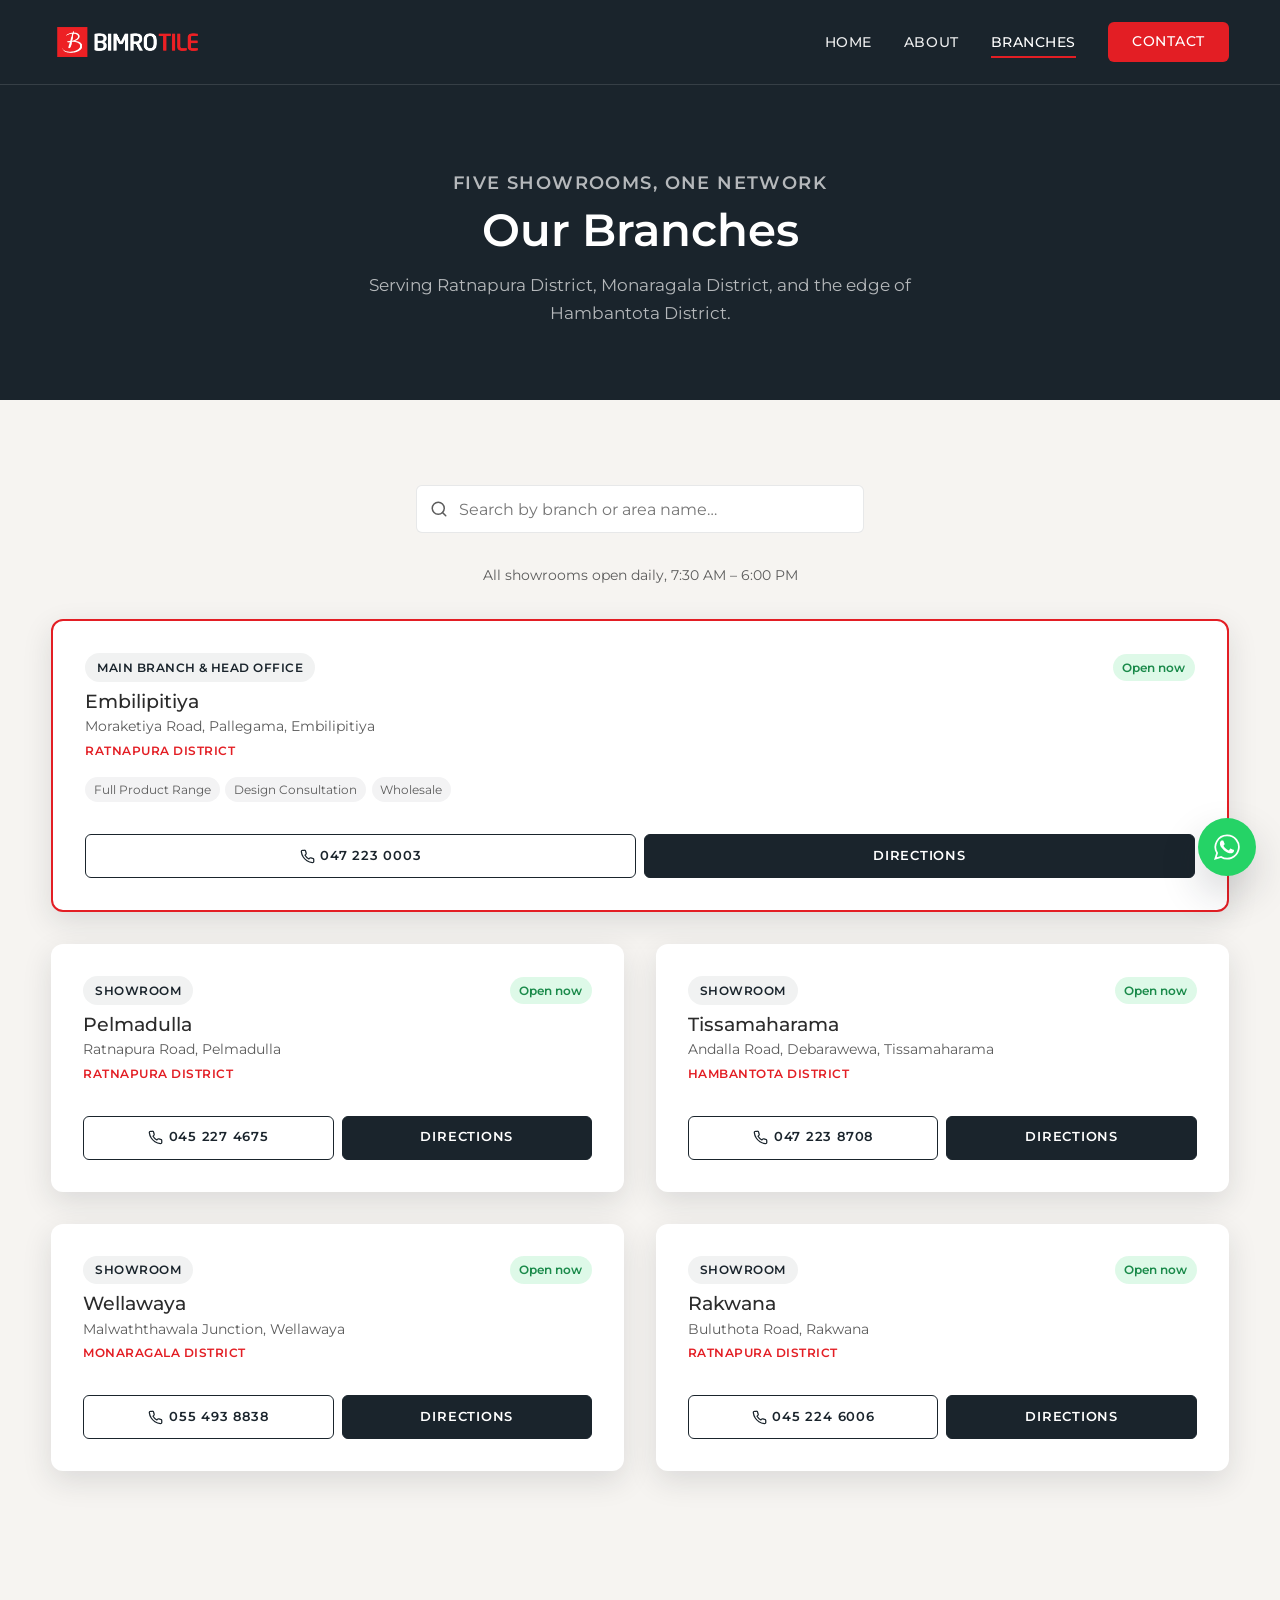
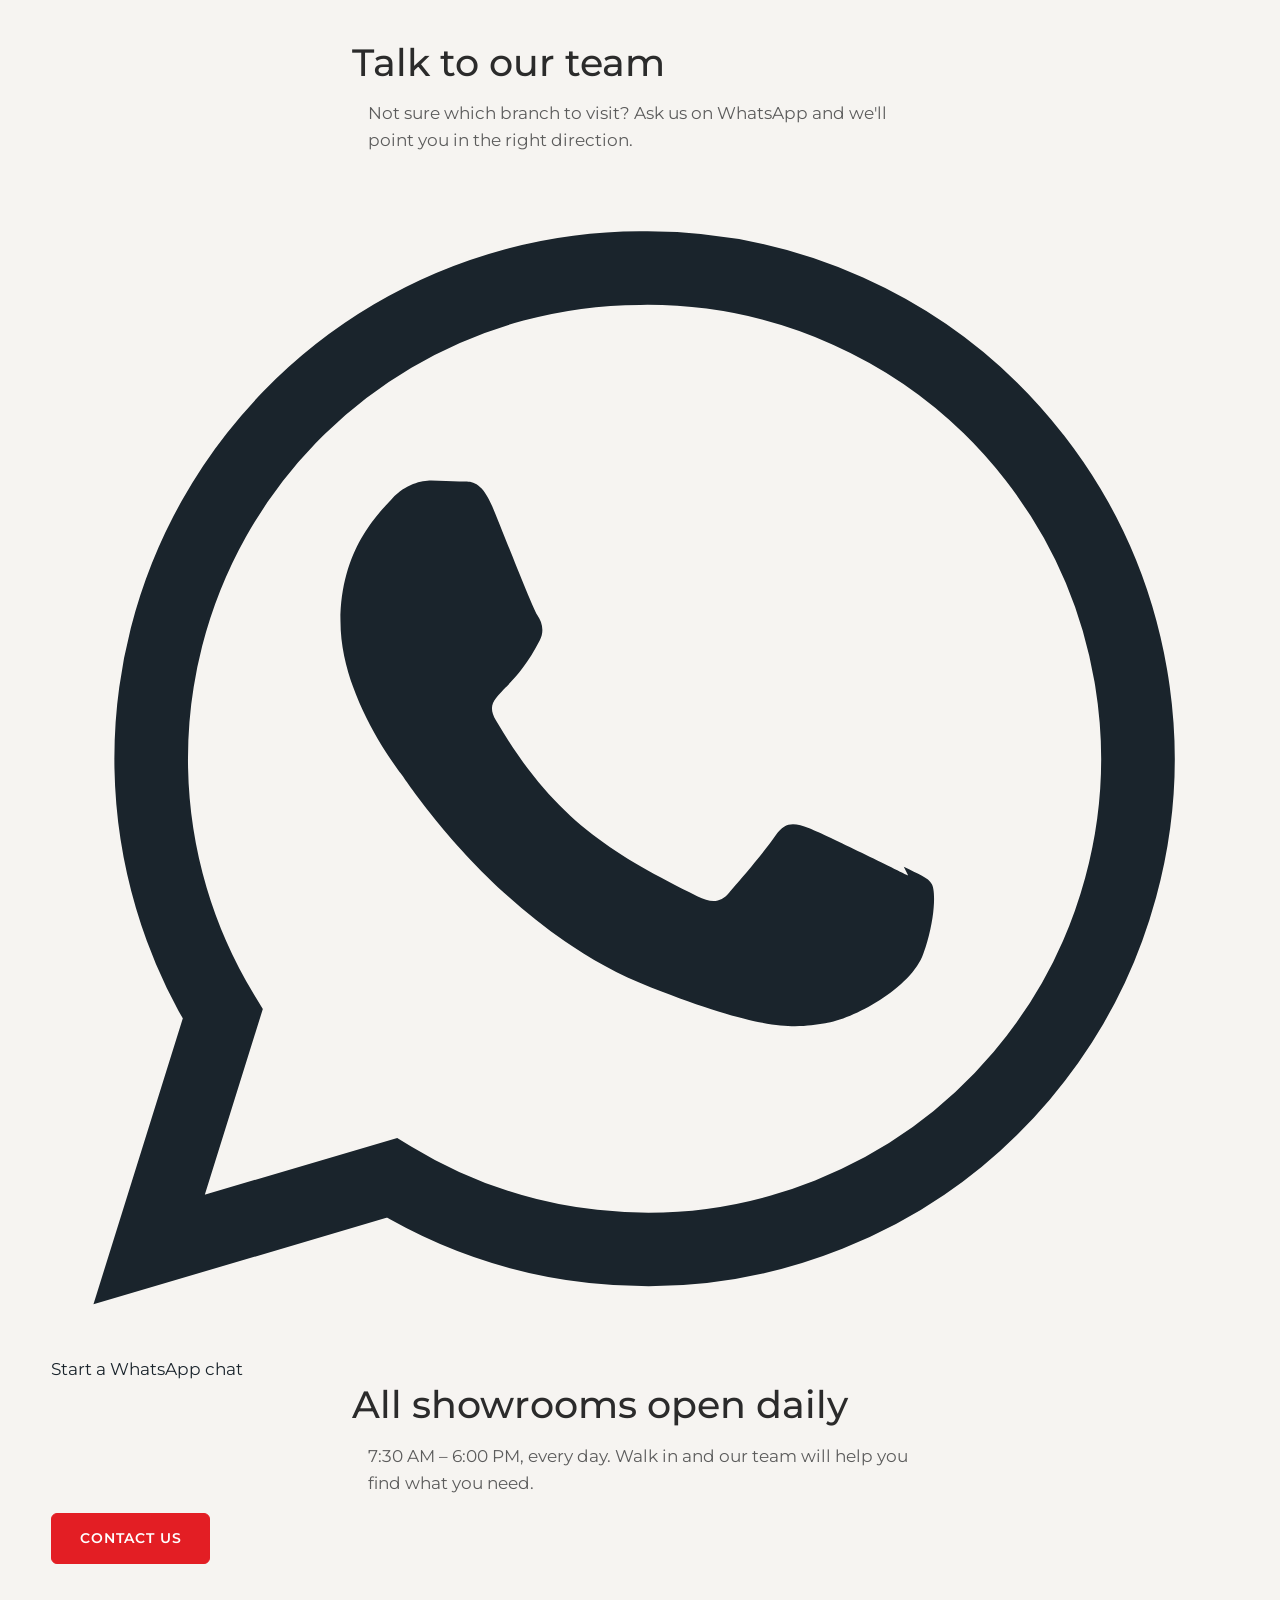
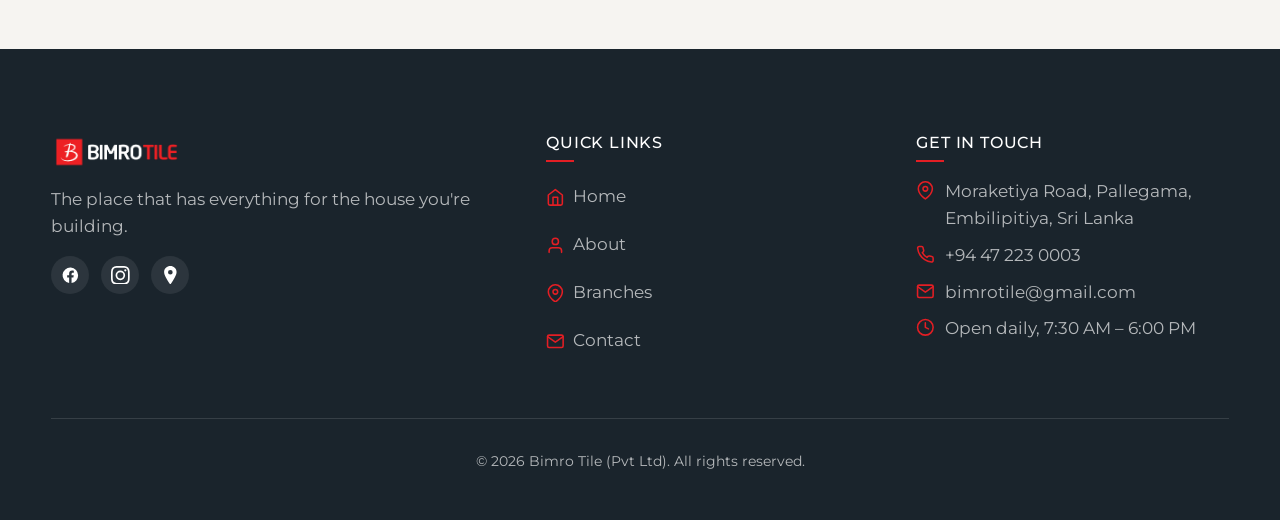
<file: branches.html>
<!DOCTYPE html>
<html lang="en">
<head>
  <meta charset="UTF-8">
  <script>document.documentElement.classList.add('js');</script>
  <meta name="viewport" content="width=device-width, initial-scale=1.0">
  <title>Showroom Locations | Bimro Tile — Embilipitiya, Pelmadulla, Tissamaharama & More</title>
  <meta name="description" content="Find your nearest Bimro Tile showroom: Embilipitiya (Head Office), Pelmadulla, Tissamaharama, Wellawaya, and Rakwana.">

  <link rel="icon" href="images/favicons/favicon.ico">
  <link rel="apple-touch-icon" href="images/favicons/apple-touch-icon.png">
  <link rel="manifest" href="site.webmanifest">
  <meta name="theme-color" content="#1a242c">

  <meta property="og:type" content="website">
  <meta property="og:url" content="https://www.bimrotile.com/branches.html">
  <meta property="og:title" content="Showroom Locations | Bimro Tile — Embilipitiya, Pelmadulla, Tissamaharama & More">
  <meta property="og:description" content="Find your nearest Bimro Tile showroom across Ratnapura, Monaragala, and Hambantota districts.">
  <meta property="og:image" content="https://www.bimrotile.com/images/social-share.jpg">

  <link rel="preconnect" href="https://fonts.googleapis.com">
  <link rel="preconnect" href="https://fonts.gstatic.com" crossorigin>
  <link href="https://fonts.googleapis.com/css2?family=Montserrat:wght@400;500;600;700&display=swap" rel="stylesheet">

  <link rel="stylesheet" href="css/main.css">
  <link rel="stylesheet" href="css/pages/branches.css">
</head>
<body>
  <a href="#main-content" class="skip-link">Skip to content</a>

  <a href="https://wa.me/94719069648" class="whatsapp-float" target="_blank" rel="noopener" aria-label="Chat with Bimro Tile on WhatsApp">
    <svg viewBox="0 0 24 24" fill="currentColor" aria-hidden="true"><path d="M17.47 14.38c-.3-.15-1.76-.87-2.03-.97-.27-.1-.47-.15-.67.15-.2.3-.77.97-.95 1.17-.17.2-.35.22-.65.07-1.77-.88-2.93-1.58-4.1-3.58-.31-.53.31-.49.89-1.63.1-.2.05-.37-.05-.52-.1-.15-.67-1.62-.92-2.22-.24-.58-.49-.5-.67-.5-.17 0-.37-.02-.57-.02-.2 0-.52.07-.8.37-.27.3-1.05 1.03-1.05 2.5s1.08 2.9 1.23 3.1c.15.2 2.1 3.2 5.1 4.36 2.5.98 3 .8 3.55.73.55-.07 1.76-.72 2-1.42.25-.7.25-1.3.17-1.42-.07-.13-.27-.2-.57-.35z"/><path d="M12 2a10 10 0 0 0-8.5 15.2L2 22l4.95-1.46A10 10 0 1 0 12 2z" fill="none" stroke="currentColor" stroke-width="1.5"/></svg>
  </a>

  <header class="site-header">
    <div class="container header-bar">
      <a href="index.html" class="site-logo" aria-label="Bimro Tile home">
        <img src="images/logo/bimro-logo.png" alt="Bimro Tile" width="160" height="44">
      </a>

      <nav id="primary-nav" class="primary-nav" aria-label="Primary">
        <ul>
          <li><a href="index.html">Home</a></li>
          <li><a href="about.html">About</a></li>
          <li><a href="branches.html" aria-current="page">Branches</a></li>
          <li><a href="contact.html" class="nav-contact-btn">Contact</a></li>
        </ul>
      </nav>

      <button class="nav-toggle" aria-expanded="false" aria-controls="primary-nav" aria-label="Toggle menu">
        <span class="nav-toggle-bar"></span>
        <span class="nav-toggle-bar"></span>
        <span class="nav-toggle-bar"></span>
      </button>
    </div>
  </header>

  <main id="main-content">
    <section class="page-header bg-navy">
      <div class="container text-center">
        <p class="section-title">Five Showrooms, One Network</p>
        <h1>Our Branches</h1>
        <p>Serving Ratnapura District, Monaragala District, and the edge of Hambantota District.</p>
      </div>
    </section>

    <section class="branch-directory">
      <div class="container">
        <div class="branch-search-bar" data-reveal>
          <label for="branch-search" class="visually-hidden">Search branches</label>
          <div class="branch-search-wrap">
            <svg class="branch-search-icon" viewBox="0 0 24 24" fill="none" stroke="currentColor" stroke-width="2" stroke-linecap="round" stroke-linejoin="round" aria-hidden="true"><circle cx="11" cy="11" r="8"/><path d="m21 21-4.35-4.35"/></svg>
            <input type="search" id="branch-search" data-branch-search placeholder="Search by branch or area name…">
          </div>
        </div>

        <p class="branch-hours-note" data-reveal>All showrooms open daily, 7:30 AM – 6:00 PM</p>
        <p class="branch-empty" data-branch-empty hidden>No branches match your search.</p>

        <div class="branch-grid" data-reveal-group>

          <!-- Embilipitiya HQ -->
          <article class="branch-card branch-card-hq card" data-branch-card data-branch-search-text="embilipitiya head office moraketiya pallegama ratnapura">
            <div class="branch-card-body">
              <div class="branch-card-top">
                <span class="tag">Main Branch & Head Office</span>
                <span class="branch-status" data-branch-status data-open-time="07:30" data-close-time="18:00">Checking hours…</span>
              </div>
              <h2>Embilipitiya</h2>
              <p class="branch-address">Moraketiya Road, Pallegama, Embilipitiya</p>
              <p class="branch-district">Ratnapura District</p>
              <ul class="branch-features">
                <li>Full Product Range</li>
                <li>Design Consultation</li>
                <li>Wholesale</li>
              </ul>
              <div class="branch-actions">
                <a href="tel:+94472230003" class="btn btn-outline-navy">
                  <svg class="icon" viewBox="0 0 24 24" fill="none" stroke="currentColor" stroke-width="2" stroke-linecap="round" stroke-linejoin="round" aria-hidden="true"><path d="M22 16.92v3a2 2 0 0 1-2.18 2 19.79 19.79 0 0 1-8.63-3.07 19.5 19.5 0 0 1-6-6 19.79 19.79 0 0 1-3.07-8.67A2 2 0 0 1 4.11 2h3a2 2 0 0 1 2 1.72c.127.96.361 1.903.7 2.81a2 2 0 0 1-.45 2.11L8.09 9.91a16 16 0 0 0 6 6l1.27-1.27a2 2 0 0 1 2.11-.45c.907.339 1.85.573 2.81.7A2 2 0 0 1 22 16.92z"/></svg>
                  047 223 0003
                </a>
                <a href="https://maps.app.goo.gl/i34igsG7sYwqdTFF8" class="btn btn-navy" target="_blank" rel="noopener">Directions</a>
              </div>
            </div>
          </article>

          <!-- Pelmadulla -->
          <article class="branch-card card" data-branch-card data-branch-search-text="pelmadulla ratnapura">
            <div class="branch-card-body">
              <div class="branch-card-top">
                <span class="tag">Showroom</span>
                <span class="branch-status" data-branch-status data-open-time="07:30" data-close-time="18:00">Checking hours…</span>
              </div>
              <h2>Pelmadulla</h2>
              <p class="branch-address">Ratnapura Road, Pelmadulla</p>
              <p class="branch-district">Ratnapura District</p>
              <div class="branch-actions">
                <a href="tel:+94452274675" class="btn btn-outline-navy">
                  <svg class="icon" viewBox="0 0 24 24" fill="none" stroke="currentColor" stroke-width="2" stroke-linecap="round" stroke-linejoin="round" aria-hidden="true"><path d="M22 16.92v3a2 2 0 0 1-2.18 2 19.79 19.79 0 0 1-8.63-3.07 19.5 19.5 0 0 1-6-6 19.79 19.79 0 0 1-3.07-8.67A2 2 0 0 1 4.11 2h3a2 2 0 0 1 2 1.72c.127.96.361 1.903.7 2.81a2 2 0 0 1-.45 2.11L8.09 9.91a16 16 0 0 0 6 6l1.27-1.27a2 2 0 0 1 2.11-.45c.907.339 1.85.573 2.81.7A2 2 0 0 1 22 16.92z"/></svg>
                  045 227 4675
                </a>
                <a href="https://maps.app.goo.gl/mLGqtdaCHLcinE3H8" class="btn btn-navy" target="_blank" rel="noopener">Directions</a>
              </div>
            </div>
          </article>

          <!-- Tissamaharama -->
          <article class="branch-card card" data-branch-card data-branch-search-text="tissamaharama debarawewa hambantota">
            <div class="branch-card-body">
              <div class="branch-card-top">
                <span class="tag">Showroom</span>
                <span class="branch-status" data-branch-status data-open-time="07:30" data-close-time="18:00">Checking hours…</span>
              </div>
              <h2>Tissamaharama</h2>
              <p class="branch-address">Andalla Road, Debarawewa, Tissamaharama</p>
              <p class="branch-district">Hambantota District</p>
              <div class="branch-actions">
                <a href="tel:+94472238708" class="btn btn-outline-navy">
                  <svg class="icon" viewBox="0 0 24 24" fill="none" stroke="currentColor" stroke-width="2" stroke-linecap="round" stroke-linejoin="round" aria-hidden="true"><path d="M22 16.92v3a2 2 0 0 1-2.18 2 19.79 19.79 0 0 1-8.63-3.07 19.5 19.5 0 0 1-6-6 19.79 19.79 0 0 1-3.07-8.67A2 2 0 0 1 4.11 2h3a2 2 0 0 1 2 1.72c.127.96.361 1.903.7 2.81a2 2 0 0 1-.45 2.11L8.09 9.91a16 16 0 0 0 6 6l1.27-1.27a2 2 0 0 1 2.11-.45c.907.339 1.85.573 2.81.7A2 2 0 0 1 22 16.92z"/></svg>
                  047 223 8708
                </a>
                <a href="https://maps.app.goo.gl/B5aeuj1LhMcWuV8u9" class="btn btn-navy" target="_blank" rel="noopener">Directions</a>
              </div>
            </div>
          </article>

          <!-- Wellawaya -->
          <article class="branch-card card" data-branch-card data-branch-search-text="wellawaya monaragala">
            <div class="branch-card-body">
              <div class="branch-card-top">
                <span class="tag">Showroom</span>
                <span class="branch-status" data-branch-status data-open-time="07:30" data-close-time="18:00">Checking hours…</span>
              </div>
              <h2>Wellawaya</h2>
              <p class="branch-address">Malwaththawala Junction, Wellawaya</p>
              <p class="branch-district">Monaragala District</p>
              <div class="branch-actions">
                <a href="tel:+94554938838" class="btn btn-outline-navy">
                  <svg class="icon" viewBox="0 0 24 24" fill="none" stroke="currentColor" stroke-width="2" stroke-linecap="round" stroke-linejoin="round" aria-hidden="true"><path d="M22 16.92v3a2 2 0 0 1-2.18 2 19.79 19.79 0 0 1-8.63-3.07 19.5 19.5 0 0 1-6-6 19.79 19.79 0 0 1-3.07-8.67A2 2 0 0 1 4.11 2h3a2 2 0 0 1 2 1.72c.127.96.361 1.903.7 2.81a2 2 0 0 1-.45 2.11L8.09 9.91a16 16 0 0 0 6 6l1.27-1.27a2 2 0 0 1 2.11-.45c.907.339 1.85.573 2.81.7A2 2 0 0 1 22 16.92z"/></svg>
                  055 493 8838
                </a>
                <a href="https://maps.app.goo.gl/8fAo7tVqCeMPC8KF6" class="btn btn-navy" target="_blank" rel="noopener">Directions</a>
              </div>
            </div>
          </article>

          <!-- Rakwana -->
          <article class="branch-card card" data-branch-card data-branch-search-text="rakwana ratnapura">
            <div class="branch-card-body">
              <div class="branch-card-top">
                <span class="tag">Showroom</span>
                <span class="branch-status" data-branch-status data-open-time="07:30" data-close-time="18:00">Checking hours…</span>
              </div>
              <h2>Rakwana</h2>
              <p class="branch-address">Buluthota Road, Rakwana</p>
              <p class="branch-district">Ratnapura District</p>
              <div class="branch-actions">
                <a href="tel:+94452246006" class="btn btn-outline-navy">
                  <svg class="icon" viewBox="0 0 24 24" fill="none" stroke="currentColor" stroke-width="2" stroke-linecap="round" stroke-linejoin="round" aria-hidden="true"><path d="M22 16.92v3a2 2 0 0 1-2.18 2 19.79 19.79 0 0 1-8.63-3.07 19.5 19.5 0 0 1-6-6 19.79 19.79 0 0 1-3.07-8.67A2 2 0 0 1 4.11 2h3a2 2 0 0 1 2 1.72c.127.96.361 1.903.7 2.81a2 2 0 0 1-.45 2.11L8.09 9.91a16 16 0 0 0 6 6l1.27-1.27a2 2 0 0 1 2.11-.45c.907.339 1.85.573 2.81.7A2 2 0 0 1 22 16.92z"/></svg>
                  045 224 6006
                </a>
                <a href="https://maps.app.goo.gl/PxHi4acDAFnwvBAo6" class="btn btn-navy" target="_blank" rel="noopener">Directions</a>
              </div>
            </div>
          </article>

        </div>
      </div>
    </section>

    <section class="cta">
      <div class="container" data-reveal>
        <div class="cta-dual">
          <div class="cta-block cta-block--wa">
            <h2>Talk to our team</h2>
            <p>Not sure which branch to visit? Ask us on WhatsApp and we'll point you in the right direction.</p>
            <a href="https://wa.me/94719069648" class="btn-wa btn-wa--green" target="_blank" rel="noopener"><svg class="wa-logo" viewBox="0 0 24 24" fill="currentColor" aria-hidden="true"><path d="M17.47 14.38c-.3-.15-1.76-.87-2.03-.97-.27-.1-.47-.15-.67.15-.2.3-.77.97-.95 1.17-.17.2-.35.22-.65.07-1.77-.88-2.93-1.58-4.1-3.58-.31-.53.31-.49.89-1.63.1-.2.05-.37-.05-.52-.1-.15-.67-1.62-.92-2.22-.24-.58-.49-.5-.67-.5-.17 0-.37-.02-.57-.02-.2 0-.52.07-.8.37-.27.3-1.05 1.03-1.05 2.5s1.08 2.9 1.23 3.1c.15.2 2.1 3.2 5.1 4.36 2.5.98 3 .8 3.55.73.55-.07 1.76-.72 2-1.42.25-.7.25-1.3.17-1.42-.07-.13-.27-.2-.57-.35z"/><path d="M12 2a10 10 0 0 0-8.5 15.2L2 22l4.95-1.46A10 10 0 1 0 12 2z" fill="none" stroke="currentColor" stroke-width="1.5"/></svg>Start a WhatsApp chat</a>
          </div>
          <div class="cta-block cta-block--visit">
            <h2>All showrooms open daily</h2>
            <p>7:30 AM – 6:00 PM, every day. Walk in and our team will help you find what you need.</p>
            <a href="contact.html" class="btn btn-primary">Contact us</a>
          </div>
        </div>
      </div>
    </section>
  </main>

  <footer class="site-footer">
    <div class="container">

      <!-- Mobile-only: compact brand bar -->
      <div class="footer-mobile-header">
        <img src="images/logo/bimro-logo.png" alt="Bimro Tile" width="120" height="33">
        <div class="footer-social">
          <a href="https://www.facebook.com/bimrotile" target="_blank" rel="noopener" aria-label="Bimro Tile on Facebook">
            <svg class="icon" viewBox="0 0 24 24" fill="currentColor" aria-hidden="true"><path d="M22 12a10 10 0 1 0-11.56 9.88v-6.99H7.9V12h2.54V9.8c0-2.5 1.49-3.89 3.78-3.89 1.1 0 2.24.2 2.24.2v2.46h-1.26c-1.24 0-1.63.77-1.63 1.56V12h2.78l-.44 2.89h-2.34v6.99A10 10 0 0 0 22 12z"/></svg>
          </a>
          <a href="https://www.instagram.com/bimro.tile/" target="_blank" rel="noopener" aria-label="Bimro Tile on Instagram">
            <svg class="icon" viewBox="0 0 24 24" fill="currentColor" aria-hidden="true"><path d="M12 2.163c3.204 0 3.584.012 4.85.07 3.252.148 4.771 1.691 4.919 4.919.058 1.265.069 1.645.069 4.849 0 3.205-.012 3.584-.069 4.849-.149 3.225-1.664 4.771-4.919 4.919-1.266.058-1.644.07-4.85.07-3.204 0-3.584-.012-4.849-.07-3.26-.149-4.771-1.699-4.919-4.92-.058-1.265-.07-1.644-.07-4.849 0-3.204.013-3.583.07-4.849.149-3.227 1.664-4.771 4.919-4.919 1.266-.057 1.645-.069 4.849-.069zM12 0C8.741 0 8.333.014 7.053.072 2.695.272.273 2.69.073 7.052.014 8.333 0 8.741 0 12c0 3.259.014 3.668.072 4.948.2 4.358 2.618 6.78 6.98 6.98C8.333 23.986 8.741 24 12 24c3.259 0 3.668-.014 4.948-.072 4.354-.2 6.782-2.618 6.979-6.98.059-1.28.073-1.689.073-4.948 0-3.259-.014-3.667-.072-4.947-.196-4.354-2.617-6.78-6.979-6.98C15.668.014 15.259 0 12 0zm0 5.838a6.162 6.162 0 1 0 0 12.324 6.162 6.162 0 0 0 0-12.324zM12 16a4 4 0 1 1 0-8 4 4 0 0 1 0 8zm6.406-11.845a1.44 1.44 0 1 0 0 2.881 1.44 1.44 0 0 0 0-2.881z"/></svg>
          </a>
          <a href="https://maps.app.goo.gl/Rsxf3moLkCSfH7wA9" target="_blank" rel="noopener" aria-label="Find Bimro Tile on Google Maps">
            <svg class="icon" viewBox="0 0 24 24" fill="currentColor" aria-hidden="true"><path d="M12 0C7.802 0 4 3.403 4 7.602 4 11.8 7.469 16.812 12 24c4.531-7.188 8-12.2 8-16.398C20 3.403 16.199 0 12 0zm0 11a3 3 0 1 1 0-6 3 3 0 0 1 0 6z"/></svg>
          </a>
        </div>
      </div>
      <p class="footer-mobile-tagline">The place that has everything for the house you're building.</p>

      <!-- Mobile-only: 2x2 action grid -->
      <div class="footer-action-grid">
        <a href="tel:+94472230003" class="footer-action-card">
          <svg class="icon" viewBox="0 0 24 24" fill="none" stroke="currentColor" stroke-width="2" stroke-linecap="round" stroke-linejoin="round" aria-hidden="true"><path d="M22 16.92v3a2 2 0 0 1-2.18 2 19.79 19.79 0 0 1-8.63-3.07 19.5 19.5 0 0 1-6-6 19.79 19.79 0 0 1-3.07-8.67A2 2 0 0 1 4.11 2h3a2 2 0 0 1 2 1.72c.127.96.361 1.903.7 2.81a2 2 0 0 1-.45 2.11L8.09 9.91a16 16 0 0 0 6 6l1.27-1.27a2 2 0 0 1 2.11-.45c.907.339 1.85.573 2.81.7A2 2 0 0 1 22 16.92z"/></svg>
          <span>Call Us</span>
        </a>
        <a href="https://wa.me/94719069648" class="footer-action-card" target="_blank" rel="noopener">
          <svg class="icon" viewBox="0 0 24 24" fill="currentColor" aria-hidden="true"><path d="M17.47 14.38c-.3-.15-1.76-.87-2.03-.97-.27-.1-.47-.15-.67.15-.2.3-.77.97-.95 1.17-.17.2-.35.22-.65.07-1.77-.88-2.93-1.58-4.1-3.58-.31-.53.31-.49.89-1.63.1-.2.05-.37-.05-.52-.1-.15-.67-1.62-.92-2.22-.24-.58-.49-.5-.67-.5-.17 0-.37-.02-.57-.02-.2 0-.52.07-.8.37-.27.3-1.05 1.03-1.05 2.5s1.08 2.9 1.23 3.1c.15.2 2.1 3.2 5.1 4.36 2.5.98 3 .8 3.55.73.55-.07 1.76-.72 2-1.42.25-.7.25-1.3.17-1.42-.07-.13-.27-.2-.57-.35z"/><path d="M12 2a10 10 0 0 0-8.5 15.2L2 22l4.95-1.46A10 10 0 1 0 12 2z" fill="none" stroke="currentColor" stroke-width="1.5"/></svg>
          <span>WhatsApp</span>
        </a>
        <a href="mailto:bimrotile@gmail.com" class="footer-action-card">
          <svg class="icon" viewBox="0 0 24 24" fill="none" stroke="currentColor" stroke-width="2" stroke-linecap="round" stroke-linejoin="round" aria-hidden="true"><path d="M22 6 12 13 2 6"/><rect x="2" y="4" width="20" height="16" rx="2"/></svg>
          <span>Email</span>
        </a>
        <a href="https://maps.app.goo.gl/Rsxf3moLkCSfH7wA9" class="footer-action-card" target="_blank" rel="noopener">
          <svg class="icon" viewBox="0 0 24 24" fill="none" stroke="currentColor" stroke-width="2" stroke-linecap="round" stroke-linejoin="round" aria-hidden="true"><path d="M21 10c0 7-9 13-9 13s-9-6-9-13a9 9 0 1 1 18 0z"/><circle cx="12" cy="10" r="3"/></svg>
          <span>Directions</span>
        </a>
      </div>

      <!-- Mobile-only: horizontal nav -->
      <nav class="footer-mobile-nav" aria-label="Site pages">
        <a href="index.html">Home</a>
        <a href="about.html">About</a>
        <a href="branches.html">Branches</a>
        <a href="contact.html">Contact</a>
      </nav>

      <!-- Desktop-only: full 3-column grid -->
      <div class="footer-grid">
        <div class="footer-brand">
          <img src="images/logo/bimro-logo.png" alt="Bimro Tile" width="160" height="44">
          <p>The place that has everything for the house you're building.</p>
          <div class="footer-social">
            <a href="https://www.facebook.com/bimrotile" target="_blank" rel="noopener" aria-label="Bimro Tile on Facebook">
              <svg class="icon" viewBox="0 0 24 24" fill="currentColor" aria-hidden="true"><path d="M22 12a10 10 0 1 0-11.56 9.88v-6.99H7.9V12h2.54V9.8c0-2.5 1.49-3.89 3.78-3.89 1.1 0 2.24.2 2.24.2v2.46h-1.26c-1.24 0-1.63.77-1.63 1.56V12h2.78l-.44 2.89h-2.34v6.99A10 10 0 0 0 22 12z"/></svg>
            </a>
            <a href="https://www.instagram.com/bimro.tile/" target="_blank" rel="noopener" aria-label="Bimro Tile on Instagram">
              <svg class="icon" viewBox="0 0 24 24" fill="currentColor" aria-hidden="true"><path d="M12 2.163c3.204 0 3.584.012 4.85.07 3.252.148 4.771 1.691 4.919 4.919.058 1.265.069 1.645.069 4.849 0 3.205-.012 3.584-.069 4.849-.149 3.225-1.664 4.771-4.919 4.919-1.266.058-1.644.07-4.85.07-3.204 0-3.584-.012-4.849-.07-3.26-.149-4.771-1.699-4.919-4.92-.058-1.265-.07-1.644-.07-4.849 0-3.204.013-3.583.07-4.849.149-3.227 1.664-4.771 4.919-4.919 1.266-.057 1.645-.069 4.849-.069zM12 0C8.741 0 8.333.014 7.053.072 2.695.272.273 2.69.073 7.052.014 8.333 0 8.741 0 12c0 3.259.014 3.668.072 4.948.2 4.358 2.618 6.78 6.98 6.98C8.333 23.986 8.741 24 12 24c3.259 0 3.668-.014 4.948-.072 4.354-.2 6.782-2.618 6.979-6.98.059-1.28.073-1.689.073-4.948 0-3.259-.014-3.667-.072-4.947-.196-4.354-2.617-6.78-6.979-6.98C15.668.014 15.259 0 12 0zm0 5.838a6.162 6.162 0 1 0 0 12.324 6.162 6.162 0 0 0 0-12.324zM12 16a4 4 0 1 1 0-8 4 4 0 0 1 0 8zm6.406-11.845a1.44 1.44 0 1 0 0 2.881 1.44 1.44 0 0 0 0-2.881z"/></svg>
            </a>
            <a href="https://maps.app.goo.gl/Rsxf3moLkCSfH7wA9" target="_blank" rel="noopener" aria-label="Find Bimro Tile on Google Maps">
              <svg class="icon" viewBox="0 0 24 24" fill="currentColor" aria-hidden="true"><path d="M12 0C7.802 0 4 3.403 4 7.602 4 11.8 7.469 16.812 12 24c4.531-7.188 8-12.2 8-16.398C20 3.403 16.199 0 12 0zm0 11a3 3 0 1 1 0-6 3 3 0 0 1 0 6z"/></svg>
            </a>
          </div>
        </div>

        <div>
          <h3 class="footer-heading">Quick Links</h3>
          <ul class="footer-links">
            <li>
              <a href="index.html">
                <svg class="icon" viewBox="0 0 24 24" fill="none" stroke="currentColor" stroke-width="2" stroke-linecap="round" stroke-linejoin="round" aria-hidden="true"><path d="M3 9l9-7 9 7v11a2 2 0 0 1-2 2H5a2 2 0 0 1-2-2z"/><polyline points="9 22 9 12 15 12 15 22"/></svg>
                Home
              </a>
            </li>
            <li>
              <a href="about.html">
                <svg class="icon" viewBox="0 0 24 24" fill="none" stroke="currentColor" stroke-width="2" stroke-linecap="round" stroke-linejoin="round" aria-hidden="true"><path d="M20 21v-2a4 4 0 0 0-4-4H8a4 4 0 0 0-4 4v2"/><circle cx="12" cy="7" r="4"/></svg>
                About
              </a>
            </li>
            <li>
              <a href="branches.html">
                <svg class="icon" viewBox="0 0 24 24" fill="none" stroke="currentColor" stroke-width="2" stroke-linecap="round" stroke-linejoin="round" aria-hidden="true"><path d="M21 10c0 7-9 13-9 13s-9-6-9-13a9 9 0 1 1 18 0z"/><circle cx="12" cy="10" r="3"/></svg>
                Branches
              </a>
            </li>
            <li>
              <a href="contact.html">
                <svg class="icon" viewBox="0 0 24 24" fill="none" stroke="currentColor" stroke-width="2" stroke-linecap="round" stroke-linejoin="round" aria-hidden="true"><path d="M22 6 12 13 2 6"/><rect x="2" y="4" width="20" height="16" rx="2"/></svg>
                Contact
              </a>
            </li>
          </ul>
        </div>

        <div>
          <h3 class="footer-heading">Get in Touch</h3>
          <div class="footer-contact-item">
            <svg class="icon" viewBox="0 0 24 24" fill="none" stroke="currentColor" stroke-width="2" stroke-linecap="round" stroke-linejoin="round" aria-hidden="true"><path d="M21 10c0 7-9 13-9 13s-9-6-9-13a9 9 0 1 1 18 0z"/><circle cx="12" cy="10" r="3"/></svg>
            <span>Moraketiya Road, Pallegama, Embilipitiya, Sri Lanka</span>
          </div>
          <div class="footer-contact-item">
            <svg class="icon" viewBox="0 0 24 24" fill="none" stroke="currentColor" stroke-width="2" stroke-linecap="round" stroke-linejoin="round" aria-hidden="true"><path d="M22 16.92v3a2 2 0 0 1-2.18 2 19.79 19.79 0 0 1-8.63-3.07 19.5 19.5 0 0 1-6-6 19.79 19.79 0 0 1-3.07-8.67A2 2 0 0 1 4.11 2h3a2 2 0 0 1 2 1.72c.127.96.361 1.903.7 2.81a2 2 0 0 1-.45 2.11L8.09 9.91a16 16 0 0 0 6 6l1.27-1.27a2 2 0 0 1 2.11-.45c.907.339 1.85.573 2.81.7A2 2 0 0 1 22 16.92z"/></svg>
            <a href="tel:+94472230003">+94 47 223 0003</a>
          </div>
          <div class="footer-contact-item">
            <svg class="icon" viewBox="0 0 24 24" fill="none" stroke="currentColor" stroke-width="2" stroke-linecap="round" stroke-linejoin="round" aria-hidden="true"><path d="M22 6 12 13 2 6"/><rect x="2" y="4" width="20" height="16" rx="2"/></svg>
            <a href="mailto:bimrotile@gmail.com">bimrotile@gmail.com</a>
          </div>
          <div class="footer-contact-item">
            <svg class="icon" viewBox="0 0 24 24" fill="none" stroke="currentColor" stroke-width="2" stroke-linecap="round" stroke-linejoin="round" aria-hidden="true"><circle cx="12" cy="12" r="10"/><path d="M12 6v6l4 2"/></svg>
            <span>Open daily, 7:30 AM – 6:00 PM</span>
          </div>
        </div>
      </div>

      <div class="footer-bottom">
        <p class="footer-hours-mobile">Open daily, 7:30 AM – 6:00 PM</p>
        <p>&copy; <span id="year">2026</span> Bimro Tile (Pvt Ltd). All rights reserved.</p>
      </div>
    </div>
  </footer>

  <script src="js/main.js"></script>
  <script src="js/pages/branches.js"></script>
  <script>document.getElementById('year').textContent = new Date().getFullYear();</script>
</body>
</html>
</file>
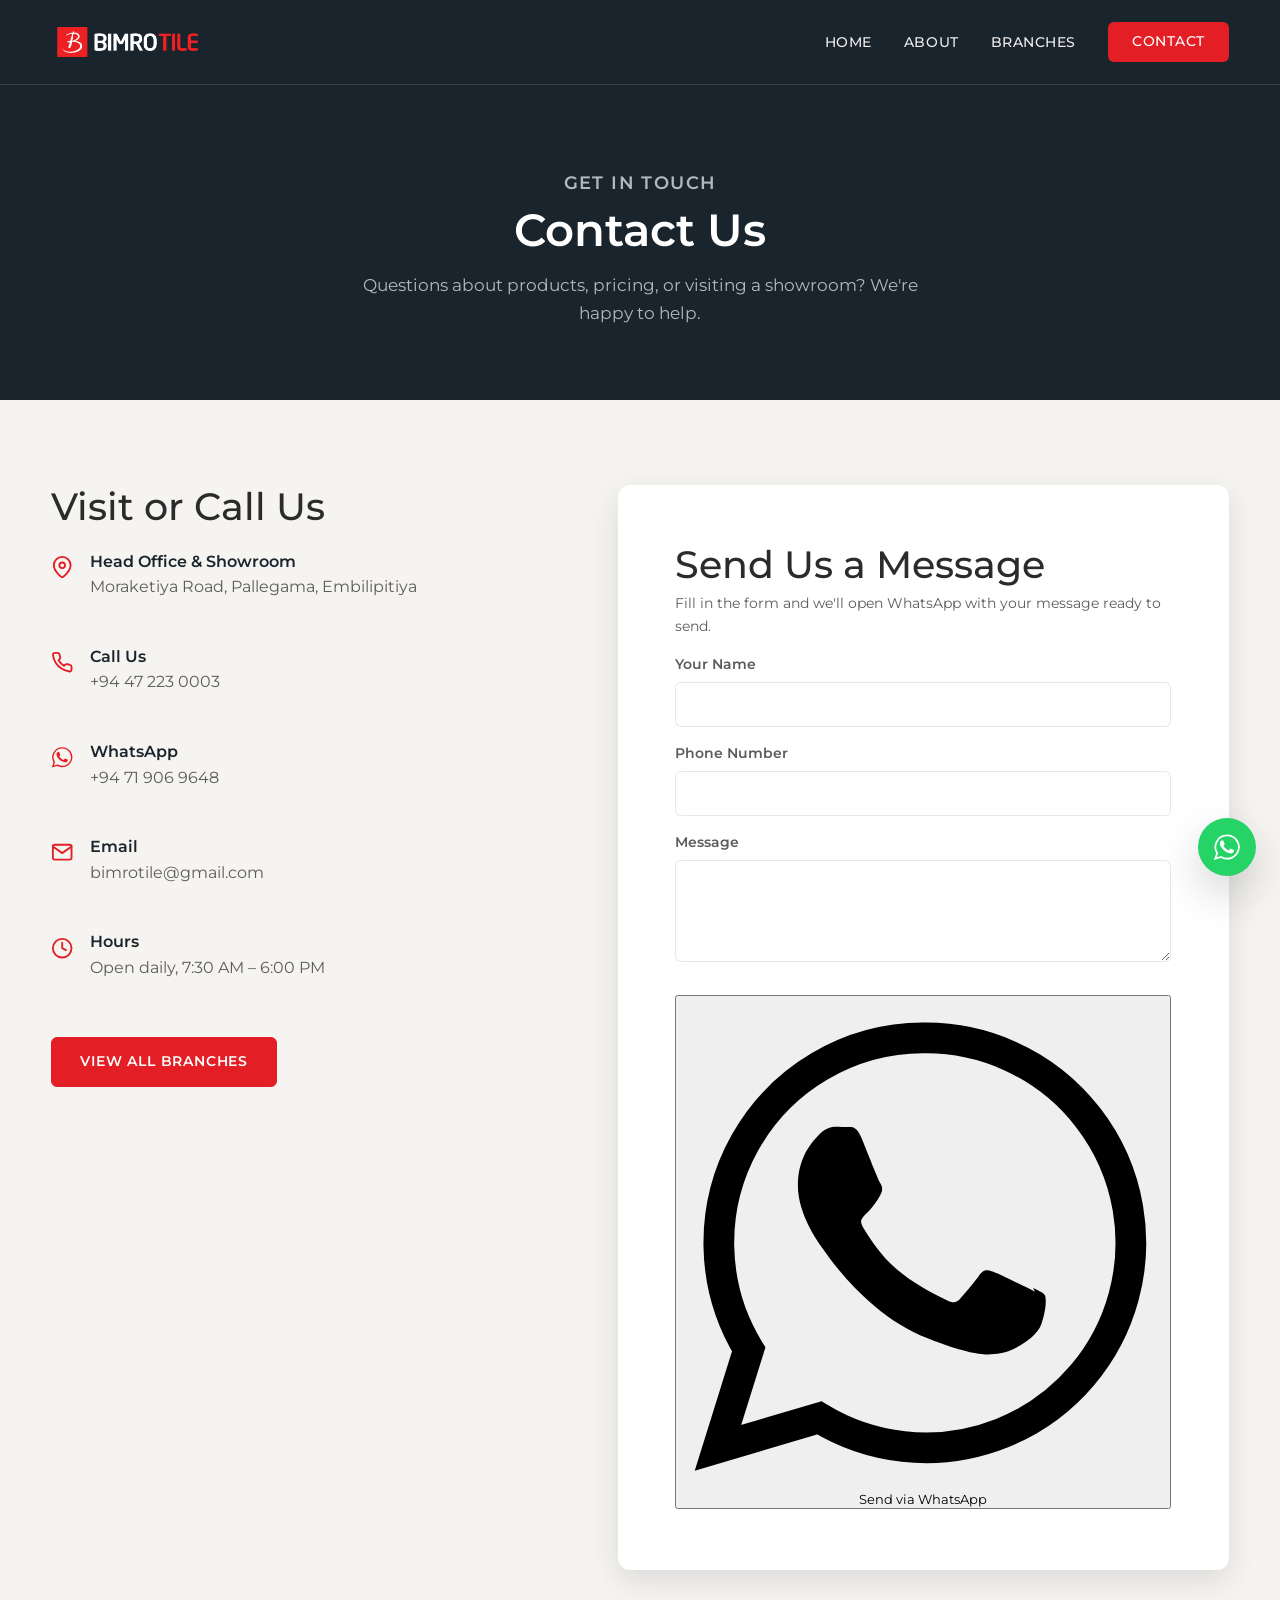
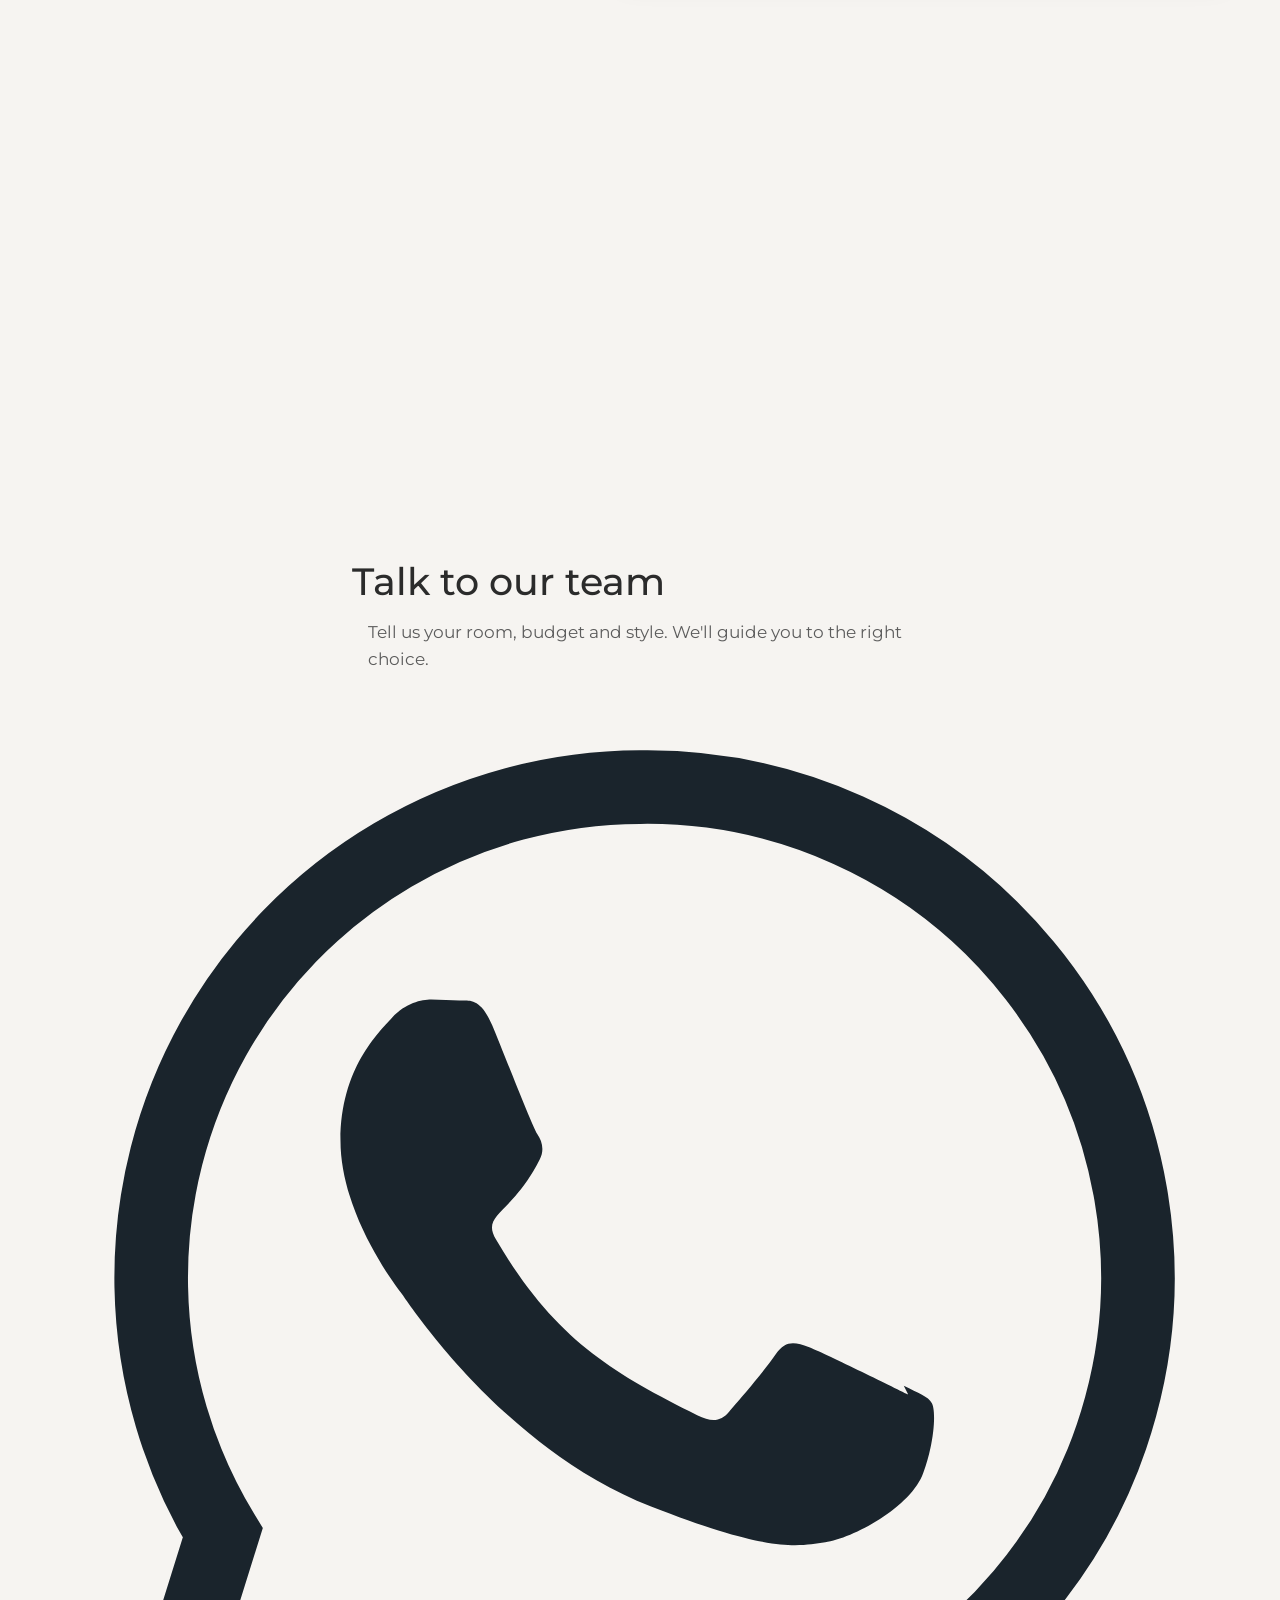
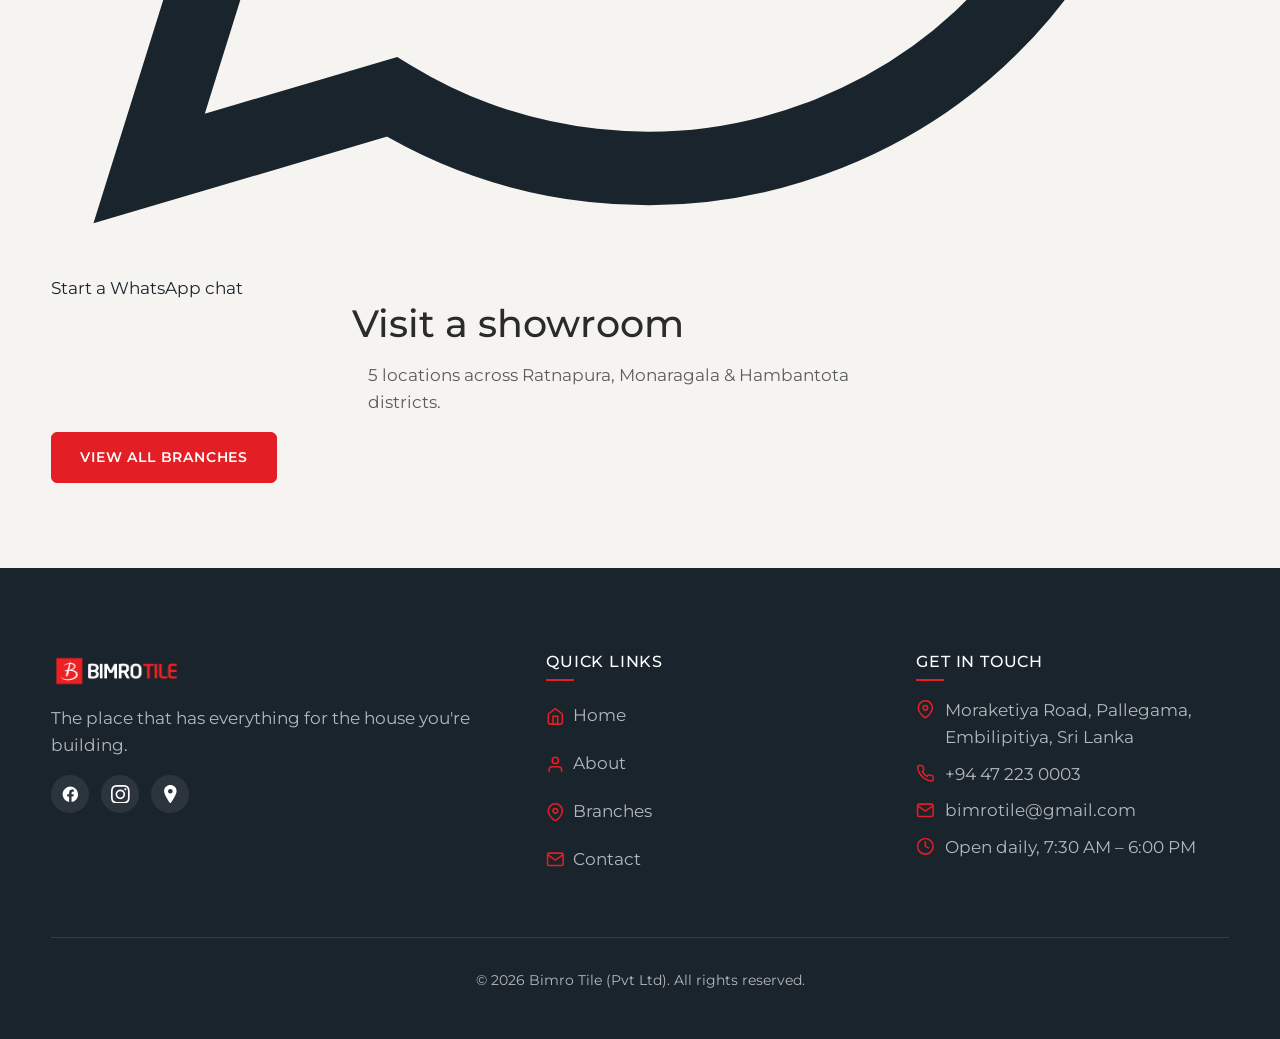
<file: contact.html>
<!DOCTYPE html>
<html lang="en">
<head>
  <meta charset="UTF-8">
  <script>document.documentElement.classList.add('js');</script>
  <meta name="viewport" content="width=device-width, initial-scale=1.0">
  <title>Contact Bimro Tile | Call or Visit Our Embilipitiya Showroom</title>
  <meta name="description" content="Get in touch with Bimro Tile by phone, WhatsApp, or in person at our Embilipitiya showroom. We're here to help with your tile, bathware, and ceramics needs.">

  <link rel="icon" href="images/favicons/favicon.ico">
  <link rel="apple-touch-icon" href="images/favicons/apple-touch-icon.png">
  <link rel="manifest" href="site.webmanifest">
  <meta name="theme-color" content="#1a242c">

  <meta property="og:type" content="website">
  <meta property="og:url" content="https://www.bimrotile.com/contact.html">
  <meta property="og:title" content="Contact Bimro Tile | Call or Visit Our Embilipitiya Showroom">
  <meta property="og:description" content="Call, WhatsApp, or visit us. We're happy to help with your project.">
  <meta property="og:image" content="https://www.bimrotile.com/images/social-share.jpg">

  <link rel="preconnect" href="https://fonts.googleapis.com">
  <link rel="preconnect" href="https://fonts.gstatic.com" crossorigin>
  <link href="https://fonts.googleapis.com/css2?family=Montserrat:wght@400;500;600;700&display=swap" rel="stylesheet">

  <link rel="stylesheet" href="css/main.css">
  <link rel="stylesheet" href="css/pages/contact.css">
</head>
<body>
  <a href="#main-content" class="skip-link">Skip to content</a>

  <a href="https://wa.me/94719069648" class="whatsapp-float" target="_blank" rel="noopener" aria-label="Chat with Bimro Tile on WhatsApp">
    <svg viewBox="0 0 24 24" fill="currentColor" aria-hidden="true"><path d="M17.47 14.38c-.3-.15-1.76-.87-2.03-.97-.27-.1-.47-.15-.67.15-.2.3-.77.97-.95 1.17-.17.2-.35.22-.65.07-1.77-.88-2.93-1.58-4.1-3.58-.31-.53.31-.49.89-1.63.1-.2.05-.37-.05-.52-.1-.15-.67-1.62-.92-2.22-.24-.58-.49-.5-.67-.5-.17 0-.37-.02-.57-.02-.2 0-.52.07-.8.37-.27.3-1.05 1.03-1.05 2.5s1.08 2.9 1.23 3.1c.15.2 2.1 3.2 5.1 4.36 2.5.98 3 .8 3.55.73.55-.07 1.76-.72 2-1.42.25-.7.25-1.3.17-1.42-.07-.13-.27-.2-.57-.35z"/><path d="M12 2a10 10 0 0 0-8.5 15.2L2 22l4.95-1.46A10 10 0 1 0 12 2z" fill="none" stroke="currentColor" stroke-width="1.5"/></svg>
  </a>

  <header class="site-header">
    <div class="container header-bar">
      <a href="index.html" class="site-logo" aria-label="Bimro Tile home">
        <img src="images/logo/bimro-logo.png" alt="Bimro Tile" width="160" height="44">
      </a>

      <nav id="primary-nav" class="primary-nav" aria-label="Primary">
        <ul>
          <li><a href="index.html">Home</a></li>
          <li><a href="about.html">About</a></li>
          <li><a href="branches.html">Branches</a></li>
          <li><a href="contact.html" class="nav-contact-btn" aria-current="page">Contact</a></li>
        </ul>
      </nav>

      <button class="nav-toggle" aria-expanded="false" aria-controls="primary-nav" aria-label="Toggle menu">
        <span class="nav-toggle-bar"></span>
        <span class="nav-toggle-bar"></span>
        <span class="nav-toggle-bar"></span>
      </button>
    </div>
  </header>

  <main id="main-content">
    <section class="page-header bg-navy">
      <div class="container text-center">
        <p class="section-title">Get In Touch</p>
        <h1>Contact Us</h1>
        <p>Questions about products, pricing, or visiting a showroom? We're happy to help.</p>
      </div>
    </section>

    <section class="contact-section">
      <div class="container contact-grid">

        <div class="contact-info-wrap" data-reveal>
          <h2>Visit or Call Us</h2>

          <div class="contact-info-item">
            <svg class="icon" viewBox="0 0 24 24" fill="none" stroke="currentColor" stroke-width="2" stroke-linecap="round" stroke-linejoin="round" aria-hidden="true"><path d="M21 10c0 7-9 13-9 13s-9-6-9-13a9 9 0 1 1 18 0z"/><circle cx="12" cy="10" r="3"/></svg>
            <div>
              <h3>Head Office &amp; Showroom</h3>
              <p>Moraketiya Road, Pallegama, Embilipitiya</p>
            </div>
          </div>

          <a href="tel:+94472230003" class="contact-info-item contact-info-action">
            <svg class="icon" viewBox="0 0 24 24" fill="none" stroke="currentColor" stroke-width="2" stroke-linecap="round" stroke-linejoin="round" aria-hidden="true"><path d="M22 16.92v3a2 2 0 0 1-2.18 2 19.79 19.79 0 0 1-8.63-3.07 19.5 19.5 0 0 1-6-6 19.79 19.79 0 0 1-3.07-8.67A2 2 0 0 1 4.11 2h3a2 2 0 0 1 2 1.72c.127.96.361 1.903.7 2.81a2 2 0 0 1-.45 2.11L8.09 9.91a16 16 0 0 0 6 6l1.27-1.27a2 2 0 0 1 2.11-.45c.907.339 1.85.573 2.81.7A2 2 0 0 1 22 16.92z"/></svg>
            <div>
              <h3>Call Us</h3>
              <p>+94 47 223 0003</p>
            </div>
            <svg class="contact-chevron" viewBox="0 0 24 24" fill="none" stroke="currentColor" stroke-width="2" stroke-linecap="round" stroke-linejoin="round" aria-hidden="true"><path d="m9 18 6-6-6-6"/></svg>
          </a>

          <a href="https://wa.me/94719069648" class="contact-info-item contact-info-action" target="_blank" rel="noopener">
            <svg class="icon" viewBox="0 0 24 24" fill="currentColor" aria-hidden="true"><path d="M17.47 14.38c-.3-.15-1.76-.87-2.03-.97-.27-.1-.47-.15-.67.15-.2.3-.77.97-.95 1.17-.17.2-.35.22-.65.07-1.77-.88-2.93-1.58-4.1-3.58-.31-.53.31-.49.89-1.63.1-.2.05-.37-.05-.52-.1-.15-.67-1.62-.92-2.22-.24-.58-.49-.5-.67-.5-.17 0-.37-.02-.57-.02-.2 0-.52.07-.8.37-.27.3-1.05 1.03-1.05 2.5s1.08 2.9 1.23 3.1c.15.2 2.1 3.2 5.1 4.36 2.5.98 3 .8 3.55.73.55-.07 1.76-.72 2-1.42.25-.7.25-1.3.17-1.42-.07-.13-.27-.2-.57-.35z"/><path d="M12 2a10 10 0 0 0-8.5 15.2L2 22l4.95-1.46A10 10 0 1 0 12 2z" fill="none" stroke="currentColor" stroke-width="1.5"/></svg>
            <div>
              <h3>WhatsApp</h3>
              <p>+94 71 906 9648</p>
            </div>
            <svg class="contact-chevron" viewBox="0 0 24 24" fill="none" stroke="currentColor" stroke-width="2" stroke-linecap="round" stroke-linejoin="round" aria-hidden="true"><path d="m9 18 6-6-6-6"/></svg>
          </a>

          <a href="mailto:bimrotile@gmail.com" class="contact-info-item contact-info-action">
            <svg class="icon" viewBox="0 0 24 24" fill="none" stroke="currentColor" stroke-width="2" stroke-linecap="round" stroke-linejoin="round" aria-hidden="true"><path d="M22 6 12 13 2 6"/><rect x="2" y="4" width="20" height="16" rx="2"/></svg>
            <div>
              <h3>Email</h3>
              <p>bimrotile@gmail.com</p>
            </div>
            <svg class="contact-chevron" viewBox="0 0 24 24" fill="none" stroke="currentColor" stroke-width="2" stroke-linecap="round" stroke-linejoin="round" aria-hidden="true"><path d="m9 18 6-6-6-6"/></svg>
          </a>

          <div class="contact-info-item">
            <svg class="icon" viewBox="0 0 24 24" fill="none" stroke="currentColor" stroke-width="2" stroke-linecap="round" stroke-linejoin="round" aria-hidden="true"><circle cx="12" cy="12" r="10"/><path d="M12 6v6l4 2"/></svg>
            <div>
              <h3>Hours</h3>
              <p>Open daily, 7:30 AM – 6:00 PM</p>
            </div>
          </div>

          <a href="branches.html" class="btn btn-primary">View All Branches</a>
        </div>

        <div class="contact-form-wrap card" data-reveal>
          <h2>Send Us a Message</h2>
          <p>Fill in the form and we'll open WhatsApp with your message ready to send.</p>
          <form data-contact-form data-whatsapp-number="+94719069648">
            <div class="form-field">
              <label for="name">Your Name</label>
              <input type="text" id="name" name="name" required>
            </div>
            <div class="form-field">
              <label for="phone">Phone Number</label>
              <input type="tel" id="phone" name="phone">
            </div>
            <div class="form-field">
              <label for="message">Message</label>
              <textarea id="message" name="message" rows="4" required></textarea>
            </div>
            <button type="submit" class="btn-wa btn-wa--green contact-form-submit"><svg class="wa-logo" viewBox="0 0 24 24" fill="currentColor" aria-hidden="true"><path d="M17.47 14.38c-.3-.15-1.76-.87-2.03-.97-.27-.1-.47-.15-.67.15-.2.3-.77.97-.95 1.17-.17.2-.35.22-.65.07-1.77-.88-2.93-1.58-4.1-3.58-.31-.53.31-.49.89-1.63.1-.2.05-.37-.05-.52-.1-.15-.67-1.62-.92-2.22-.24-.58-.49-.5-.67-.5-.17 0-.37-.02-.57-.02-.2 0-.52.07-.8.37-.27.3-1.05 1.03-1.05 2.5s1.08 2.9 1.23 3.1c.15.2 2.1 3.2 5.1 4.36 2.5.98 3 .8 3.55.73.55-.07 1.76-.72 2-1.42.25-.7.25-1.3.17-1.42-.07-.13-.27-.2-.57-.35z"/><path d="M12 2a10 10 0 0 0-8.5 15.2L2 22l4.95-1.46A10 10 0 1 0 12 2z" fill="none" stroke="currentColor" stroke-width="1.5"/></svg>Send via WhatsApp</button>
          </form>
        </div>

      </div>
    </section>

    <section class="map-section">
      <iframe
        title="Bimro Tile Head Office location on Google Maps"
        src="https://www.google.com/maps/embed?pb=!1m18!1m12!1m3!1d3965.459848811129!2d80.85542749999999!3d6.3344263!2m3!1f0!2f0!3f0!3m2!1i1024!2i768!4f13.1!3m3!1m2!1s0x3ae401d318be54e5%3A0x94b0317566903cd8!2sBimro%20Tile!5e0!3m2!1sen!2slk!4v1781751366993!5m2!1sen!2slk"
        allowfullscreen=""
        loading="lazy"
        referrerpolicy="no-referrer-when-downgrade">
      </iframe>
    </section>

    <section class="cta">
      <div class="container" data-reveal>
        <div class="cta-dual">
          <div class="cta-block cta-block--wa">
            <h2>Talk to our team</h2>
            <p>Tell us your room, budget and style. We'll guide you to the right choice.</p>
            <a href="https://wa.me/94719069648" class="btn-wa btn-wa--green" target="_blank" rel="noopener"><svg class="wa-logo" viewBox="0 0 24 24" fill="currentColor" aria-hidden="true"><path d="M17.47 14.38c-.3-.15-1.76-.87-2.03-.97-.27-.1-.47-.15-.67.15-.2.3-.77.97-.95 1.17-.17.2-.35.22-.65.07-1.77-.88-2.93-1.58-4.1-3.58-.31-.53.31-.49.89-1.63.1-.2.05-.37-.05-.52-.1-.15-.67-1.62-.92-2.22-.24-.58-.49-.5-.67-.5-.17 0-.37-.02-.57-.02-.2 0-.52.07-.8.37-.27.3-1.05 1.03-1.05 2.5s1.08 2.9 1.23 3.1c.15.2 2.1 3.2 5.1 4.36 2.5.98 3 .8 3.55.73.55-.07 1.76-.72 2-1.42.25-.7.25-1.3.17-1.42-.07-.13-.27-.2-.57-.35z"/><path d="M12 2a10 10 0 0 0-8.5 15.2L2 22l4.95-1.46A10 10 0 1 0 12 2z" fill="none" stroke="currentColor" stroke-width="1.5"/></svg>Start a WhatsApp chat</a>
          </div>
          <div class="cta-block cta-block--visit">
            <h2>Visit a showroom</h2>
            <p>5 locations across Ratnapura, Monaragala &amp; Hambantota districts.</p>
            <a href="branches.html" class="btn btn-primary">View all branches</a>
          </div>
        </div>
      </div>
    </section>
  </main>

  <footer class="site-footer">
    <div class="container">

      <!-- Mobile-only: compact brand bar -->
      <div class="footer-mobile-header">
        <img src="images/logo/bimro-logo.png" alt="Bimro Tile" width="120" height="33">
        <div class="footer-social">
          <a href="https://www.facebook.com/bimrotile" target="_blank" rel="noopener" aria-label="Bimro Tile on Facebook">
            <svg class="icon" viewBox="0 0 24 24" fill="currentColor" aria-hidden="true"><path d="M22 12a10 10 0 1 0-11.56 9.88v-6.99H7.9V12h2.54V9.8c0-2.5 1.49-3.89 3.78-3.89 1.1 0 2.24.2 2.24.2v2.46h-1.26c-1.24 0-1.63.77-1.63 1.56V12h2.78l-.44 2.89h-2.34v6.99A10 10 0 0 0 22 12z"/></svg>
          </a>
          <a href="https://www.instagram.com/bimro.tile/" target="_blank" rel="noopener" aria-label="Bimro Tile on Instagram">
            <svg class="icon" viewBox="0 0 24 24" fill="currentColor" aria-hidden="true"><path d="M12 2.163c3.204 0 3.584.012 4.85.07 3.252.148 4.771 1.691 4.919 4.919.058 1.265.069 1.645.069 4.849 0 3.205-.012 3.584-.069 4.849-.149 3.225-1.664 4.771-4.919 4.919-1.266.058-1.644.07-4.85.07-3.204 0-3.584-.012-4.849-.07-3.26-.149-4.771-1.699-4.919-4.92-.058-1.265-.07-1.644-.07-4.849 0-3.204.013-3.583.07-4.849.149-3.227 1.664-4.771 4.919-4.919 1.266-.057 1.645-.069 4.849-.069zM12 0C8.741 0 8.333.014 7.053.072 2.695.272.273 2.69.073 7.052.014 8.333 0 8.741 0 12c0 3.259.014 3.668.072 4.948.2 4.358 2.618 6.78 6.98 6.98C8.333 23.986 8.741 24 12 24c3.259 0 3.668-.014 4.948-.072 4.354-.2 6.782-2.618 6.979-6.98.059-1.28.073-1.689.073-4.948 0-3.259-.014-3.667-.072-4.947-.196-4.354-2.617-6.78-6.979-6.98C15.668.014 15.259 0 12 0zm0 5.838a6.162 6.162 0 1 0 0 12.324 6.162 6.162 0 0 0 0-12.324zM12 16a4 4 0 1 1 0-8 4 4 0 0 1 0 8zm6.406-11.845a1.44 1.44 0 1 0 0 2.881 1.44 1.44 0 0 0 0-2.881z"/></svg>
          </a>
          <a href="https://maps.app.goo.gl/Rsxf3moLkCSfH7wA9" target="_blank" rel="noopener" aria-label="Find Bimro Tile on Google Maps">
            <svg class="icon" viewBox="0 0 24 24" fill="currentColor" aria-hidden="true"><path d="M12 0C7.802 0 4 3.403 4 7.602 4 11.8 7.469 16.812 12 24c4.531-7.188 8-12.2 8-16.398C20 3.403 16.199 0 12 0zm0 11a3 3 0 1 1 0-6 3 3 0 0 1 0 6z"/></svg>
          </a>
        </div>
      </div>
      <p class="footer-mobile-tagline">The place that has everything for the house you're building.</p>

      <!-- Mobile-only: 2x2 action grid -->
      <div class="footer-action-grid">
        <a href="tel:+94472230003" class="footer-action-card">
          <svg class="icon" viewBox="0 0 24 24" fill="none" stroke="currentColor" stroke-width="2" stroke-linecap="round" stroke-linejoin="round" aria-hidden="true"><path d="M22 16.92v3a2 2 0 0 1-2.18 2 19.79 19.79 0 0 1-8.63-3.07 19.5 19.5 0 0 1-6-6 19.79 19.79 0 0 1-3.07-8.67A2 2 0 0 1 4.11 2h3a2 2 0 0 1 2 1.72c.127.96.361 1.903.7 2.81a2 2 0 0 1-.45 2.11L8.09 9.91a16 16 0 0 0 6 6l1.27-1.27a2 2 0 0 1 2.11-.45c.907.339 1.85.573 2.81.7A2 2 0 0 1 22 16.92z"/></svg>
          <span>Call Us</span>
        </a>
        <a href="https://wa.me/94719069648" class="footer-action-card" target="_blank" rel="noopener">
          <svg class="icon" viewBox="0 0 24 24" fill="currentColor" aria-hidden="true"><path d="M17.47 14.38c-.3-.15-1.76-.87-2.03-.97-.27-.1-.47-.15-.67.15-.2.3-.77.97-.95 1.17-.17.2-.35.22-.65.07-1.77-.88-2.93-1.58-4.1-3.58-.31-.53.31-.49.89-1.63.1-.2.05-.37-.05-.52-.1-.15-.67-1.62-.92-2.22-.24-.58-.49-.5-.67-.5-.17 0-.37-.02-.57-.02-.2 0-.52.07-.8.37-.27.3-1.05 1.03-1.05 2.5s1.08 2.9 1.23 3.1c.15.2 2.1 3.2 5.1 4.36 2.5.98 3 .8 3.55.73.55-.07 1.76-.72 2-1.42.25-.7.25-1.3.17-1.42-.07-.13-.27-.2-.57-.35z"/><path d="M12 2a10 10 0 0 0-8.5 15.2L2 22l4.95-1.46A10 10 0 1 0 12 2z" fill="none" stroke="currentColor" stroke-width="1.5"/></svg>
          <span>WhatsApp</span>
        </a>
        <a href="mailto:bimrotile@gmail.com" class="footer-action-card">
          <svg class="icon" viewBox="0 0 24 24" fill="none" stroke="currentColor" stroke-width="2" stroke-linecap="round" stroke-linejoin="round" aria-hidden="true"><path d="M22 6 12 13 2 6"/><rect x="2" y="4" width="20" height="16" rx="2"/></svg>
          <span>Email</span>
        </a>
        <a href="https://maps.app.goo.gl/Rsxf3moLkCSfH7wA9" class="footer-action-card" target="_blank" rel="noopener">
          <svg class="icon" viewBox="0 0 24 24" fill="none" stroke="currentColor" stroke-width="2" stroke-linecap="round" stroke-linejoin="round" aria-hidden="true"><path d="M21 10c0 7-9 13-9 13s-9-6-9-13a9 9 0 1 1 18 0z"/><circle cx="12" cy="10" r="3"/></svg>
          <span>Directions</span>
        </a>
      </div>

      <!-- Mobile-only: horizontal nav -->
      <nav class="footer-mobile-nav" aria-label="Site pages">
        <a href="index.html">Home</a>
        <a href="about.html">About</a>
        <a href="branches.html">Branches</a>
        <a href="contact.html">Contact</a>
      </nav>

      <!-- Desktop-only: full 3-column grid -->
      <div class="footer-grid">
        <div class="footer-brand">
          <img src="images/logo/bimro-logo.png" alt="Bimro Tile" width="160" height="44">
          <p>The place that has everything for the house you're building.</p>
          <div class="footer-social">
            <a href="https://www.facebook.com/bimrotile" target="_blank" rel="noopener" aria-label="Bimro Tile on Facebook">
              <svg class="icon" viewBox="0 0 24 24" fill="currentColor" aria-hidden="true"><path d="M22 12a10 10 0 1 0-11.56 9.88v-6.99H7.9V12h2.54V9.8c0-2.5 1.49-3.89 3.78-3.89 1.1 0 2.24.2 2.24.2v2.46h-1.26c-1.24 0-1.63.77-1.63 1.56V12h2.78l-.44 2.89h-2.34v6.99A10 10 0 0 0 22 12z"/></svg>
            </a>
            <a href="https://www.instagram.com/bimro.tile/" target="_blank" rel="noopener" aria-label="Bimro Tile on Instagram">
              <svg class="icon" viewBox="0 0 24 24" fill="currentColor" aria-hidden="true"><path d="M12 2.163c3.204 0 3.584.012 4.85.07 3.252.148 4.771 1.691 4.919 4.919.058 1.265.069 1.645.069 4.849 0 3.205-.012 3.584-.069 4.849-.149 3.225-1.664 4.771-4.919 4.919-1.266.058-1.644.07-4.85.07-3.204 0-3.584-.012-4.849-.07-3.26-.149-4.771-1.699-4.919-4.92-.058-1.265-.07-1.644-.07-4.849 0-3.204.013-3.583.07-4.849.149-3.227 1.664-4.771 4.919-4.919 1.266-.057 1.645-.069 4.849-.069zM12 0C8.741 0 8.333.014 7.053.072 2.695.272.273 2.69.073 7.052.014 8.333 0 8.741 0 12c0 3.259.014 3.668.072 4.948.2 4.358 2.618 6.78 6.98 6.98C8.333 23.986 8.741 24 12 24c3.259 0 3.668-.014 4.948-.072 4.354-.2 6.782-2.618 6.979-6.98.059-1.28.073-1.689.073-4.948 0-3.259-.014-3.667-.072-4.947-.196-4.354-2.617-6.78-6.979-6.98C15.668.014 15.259 0 12 0zm0 5.838a6.162 6.162 0 1 0 0 12.324 6.162 6.162 0 0 0 0-12.324zM12 16a4 4 0 1 1 0-8 4 4 0 0 1 0 8zm6.406-11.845a1.44 1.44 0 1 0 0 2.881 1.44 1.44 0 0 0 0-2.881z"/></svg>
            </a>
            <a href="https://maps.app.goo.gl/Rsxf3moLkCSfH7wA9" target="_blank" rel="noopener" aria-label="Find Bimro Tile on Google Maps">
              <svg class="icon" viewBox="0 0 24 24" fill="currentColor" aria-hidden="true"><path d="M12 0C7.802 0 4 3.403 4 7.602 4 11.8 7.469 16.812 12 24c4.531-7.188 8-12.2 8-16.398C20 3.403 16.199 0 12 0zm0 11a3 3 0 1 1 0-6 3 3 0 0 1 0 6z"/></svg>
            </a>
          </div>
        </div>

        <div>
          <h3 class="footer-heading">Quick Links</h3>
          <ul class="footer-links">
            <li>
              <a href="index.html">
                <svg class="icon" viewBox="0 0 24 24" fill="none" stroke="currentColor" stroke-width="2" stroke-linecap="round" stroke-linejoin="round" aria-hidden="true"><path d="M3 9l9-7 9 7v11a2 2 0 0 1-2 2H5a2 2 0 0 1-2-2z"/><polyline points="9 22 9 12 15 12 15 22"/></svg>
                Home
              </a>
            </li>
            <li>
              <a href="about.html">
                <svg class="icon" viewBox="0 0 24 24" fill="none" stroke="currentColor" stroke-width="2" stroke-linecap="round" stroke-linejoin="round" aria-hidden="true"><path d="M20 21v-2a4 4 0 0 0-4-4H8a4 4 0 0 0-4 4v2"/><circle cx="12" cy="7" r="4"/></svg>
                About
              </a>
            </li>
            <li>
              <a href="branches.html">
                <svg class="icon" viewBox="0 0 24 24" fill="none" stroke="currentColor" stroke-width="2" stroke-linecap="round" stroke-linejoin="round" aria-hidden="true"><path d="M21 10c0 7-9 13-9 13s-9-6-9-13a9 9 0 1 1 18 0z"/><circle cx="12" cy="10" r="3"/></svg>
                Branches
              </a>
            </li>
            <li>
              <a href="contact.html">
                <svg class="icon" viewBox="0 0 24 24" fill="none" stroke="currentColor" stroke-width="2" stroke-linecap="round" stroke-linejoin="round" aria-hidden="true"><path d="M22 6 12 13 2 6"/><rect x="2" y="4" width="20" height="16" rx="2"/></svg>
                Contact
              </a>
            </li>
          </ul>
        </div>

        <div>
          <h3 class="footer-heading">Get in Touch</h3>
          <div class="footer-contact-item">
            <svg class="icon" viewBox="0 0 24 24" fill="none" stroke="currentColor" stroke-width="2" stroke-linecap="round" stroke-linejoin="round" aria-hidden="true"><path d="M21 10c0 7-9 13-9 13s-9-6-9-13a9 9 0 1 1 18 0z"/><circle cx="12" cy="10" r="3"/></svg>
            <span>Moraketiya Road, Pallegama, Embilipitiya, Sri Lanka</span>
          </div>
          <div class="footer-contact-item">
            <svg class="icon" viewBox="0 0 24 24" fill="none" stroke="currentColor" stroke-width="2" stroke-linecap="round" stroke-linejoin="round" aria-hidden="true"><path d="M22 16.92v3a2 2 0 0 1-2.18 2 19.79 19.79 0 0 1-8.63-3.07 19.5 19.5 0 0 1-6-6 19.79 19.79 0 0 1-3.07-8.67A2 2 0 0 1 4.11 2h3a2 2 0 0 1 2 1.72c.127.96.361 1.903.7 2.81a2 2 0 0 1-.45 2.11L8.09 9.91a16 16 0 0 0 6 6l1.27-1.27a2 2 0 0 1 2.11-.45c.907.339 1.85.573 2.81.7A2 2 0 0 1 22 16.92z"/></svg>
            <a href="tel:+94472230003">+94 47 223 0003</a>
          </div>
          <div class="footer-contact-item">
            <svg class="icon" viewBox="0 0 24 24" fill="none" stroke="currentColor" stroke-width="2" stroke-linecap="round" stroke-linejoin="round" aria-hidden="true"><path d="M22 6 12 13 2 6"/><rect x="2" y="4" width="20" height="16" rx="2"/></svg>
            <a href="mailto:bimrotile@gmail.com">bimrotile@gmail.com</a>
          </div>
          <div class="footer-contact-item">
            <svg class="icon" viewBox="0 0 24 24" fill="none" stroke="currentColor" stroke-width="2" stroke-linecap="round" stroke-linejoin="round" aria-hidden="true"><circle cx="12" cy="12" r="10"/><path d="M12 6v6l4 2"/></svg>
            <span>Open daily, 7:30 AM – 6:00 PM</span>
          </div>
        </div>
      </div>

      <div class="footer-bottom">
        <p class="footer-hours-mobile">Open daily, 7:30 AM – 6:00 PM</p>
        <p>&copy; <span id="year">2026</span> Bimro Tile (Pvt Ltd). All rights reserved.</p>
      </div>
    </div>
  </footer>

  <script src="js/main.js"></script>
  <script src="js/pages/contact.js"></script>
  <script>document.getElementById('year').textContent = new Date().getFullYear();</script>
</body>
</html>
</file>
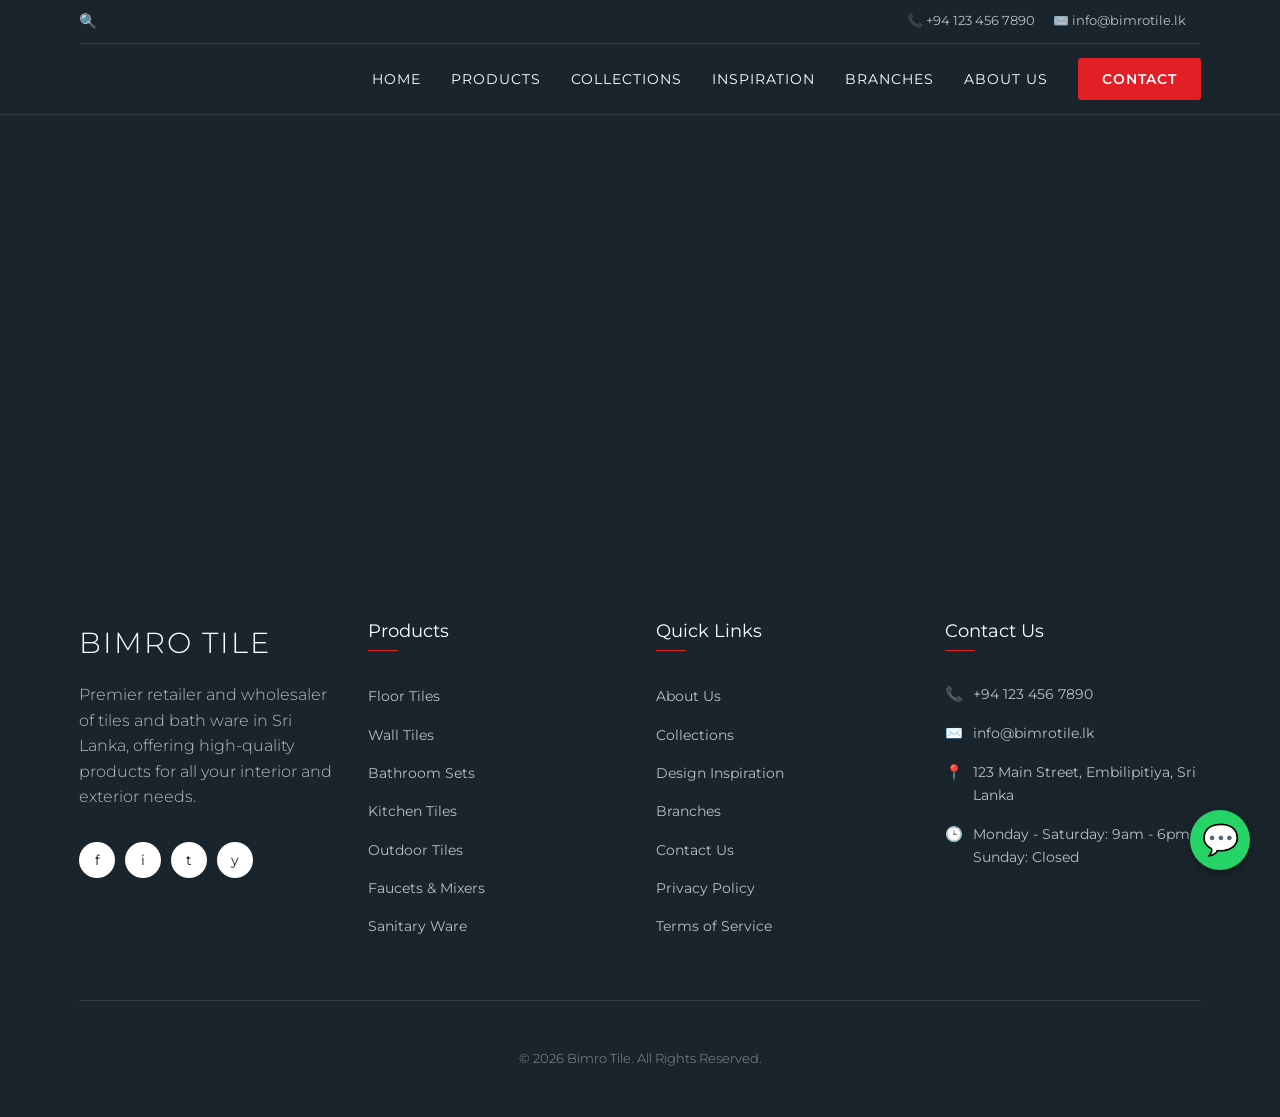
<file: legacy-prototype/base.html>
<!DOCTYPE html>
<html lang="en">
<head>
    <meta charset="UTF-8">
    <meta name="viewport" content="width=device-width, initial-scale=1.0">
    <meta name="description" content="Bimro Tile - Premier retailer and wholesaler of tiles and bath ware in Sri Lanka">
    
    <title>Bimro Tile - Premium Tiles & Bath Ware</title>
    
    <!-- Favicon -->
    <link rel="icon" href="images/favicon.ico">
    
    <!-- Google Fonts -->
    <link rel="preconnect" href="https://fonts.googleapis.com">
    <link rel="preconnect" href="https://fonts.gstatic.com" crossorigin>
    <link href="https://fonts.googleapis.com/css2?family=Montserrat:wght@300;400;500;600&display=swap" rel="stylesheet">
    
    <!-- CSS Files -->
    <link rel="stylesheet" href="css/main.css">
    <link rel="stylesheet" href="css/responsive.css">
    <!-- Page specific CSS would be linked here -->
</head>
<body>
    <!-- WhatsApp Float Button -->
    <a href="https://wa.me/+941234567890" class="whatsapp-float" title="Contact us on WhatsApp">
        💬
    </a>
    
    <!-- Header -->
    <header>
        <div class="container">
            <div class="header-top">
                <div class="header-top-left">
                    <div class="search-icon">🔍</div>
                </div>
                <div class="header-top-right">
                    <div class="contact-info">
                        <span>📞 +94 123 456 7890</span>
                        <span>✉️ info@bimrotile.lk</span>
                    </div>
                </div>
            </div>
            <div class="header-main">
                <a href="index.html" class="logo">BIMRO TILE</a>
                <div class="mobile-menu-toggle">☰</div>
                <nav>
                    <ul>
                        <li><a href="index.html">HOME</a></li>
                        <li><a href="products.html">PRODUCTS</a></li>
                        <li><a href="collections.html">COLLECTIONS</a></li>
                        <li><a href="inspiration.html">INSPIRATION</a></li>
                        <li><a href="branches.html">BRANCHES</a></li>
                        <li><a href="about.html">ABOUT US</a></li>
                        <li><a href="contact.html">CONTACT</a></li>
                    </ul>
                </nav>
            </div>
        </div>
    </header>

    <!-- Main Content -->
    <main>
        <!-- Page content will go here -->
    </main>

    <!-- Footer -->
    <footer>
        <div class="container">
            <div class="footer-container">
                <div class="footer-section">
                    <div class="footer-logo">BIMRO TILE</div>
                    <p class="footer-text">Premier retailer and wholesaler of tiles and bath ware in Sri Lanka, offering high-quality products for all your interior and exterior needs.</p>
                    <div class="social-links">
                        <a href="#" class="social-link" title="Facebook">f</a>
                        <a href="#" class="social-link" title="Instagram">i</a>
                        <a href="#" class="social-link" title="Twitter">t</a>
                        <a href="#" class="social-link" title="YouTube">y</a>
                    </div>
                </div>
                <div class="footer-section">
                    <h3 class="footer-title">Products</h3>
                    <ul class="footer-links">
                        <li><a href="#">Floor Tiles</a></li>
                        <li><a href="#">Wall Tiles</a></li>
                        <li><a href="#">Bathroom Sets</a></li>
                        <li><a href="#">Kitchen Tiles</a></li>
                        <li><a href="#">Outdoor Tiles</a></li>
                        <li><a href="#">Faucets & Mixers</a></li>
                        <li><a href="#">Sanitary Ware</a></li>
                    </ul>
                </div>
                <div class="footer-section">
                    <h3 class="footer-title">Quick Links</h3>
                    <ul class="footer-links">
                        <li><a href="about.html">About Us</a></li>
                        <li><a href="collections.html">Collections</a></li>
                        <li><a href="inspiration.html">Design Inspiration</a></li>
                        <li><a href="branches.html">Branches</a></li>
                        <li><a href="contact.html">Contact Us</a></li>
                        <li><a href="privacy.html">Privacy Policy</a></li>
                        <li><a href="terms.html">Terms of Service</a></li>
                    </ul>
                </div>
                <div class="footer-section">
                    <h3 class="footer-title">Contact Us</h3>
                    <div class="contact-item">
                        <span class="contact-icon">📞</span>
                        <span>+94 123 456 7890</span>
                    </div>
                    <div class="contact-item">
                        <span class="contact-icon">✉️</span>
                        <span>info@bimrotile.lk</span>
                    </div>
                    <div class="contact-item">
                        <span class="contact-icon">📍</span>
                        <span>123 Main Street, Embilipitiya, Sri Lanka</span>
                    </div>
                    <div class="contact-item">
                        <span class="contact-icon">🕒</span>
                        <span>Monday - Saturday: 9am - 6pm<br>Sunday: Closed</span>
                    </div>
                </div>
            </div>
            <div class="copyright">
                <p>&copy; <span id="year">2025</span> Bimro Tile. All Rights Reserved.</p>
            </div>
        </div>
    </footer>

    <!-- JavaScript Files -->
    <script src="js/main.js"></script>
    <!-- Page specific JS would be linked here -->
</body>
</html>
</file>
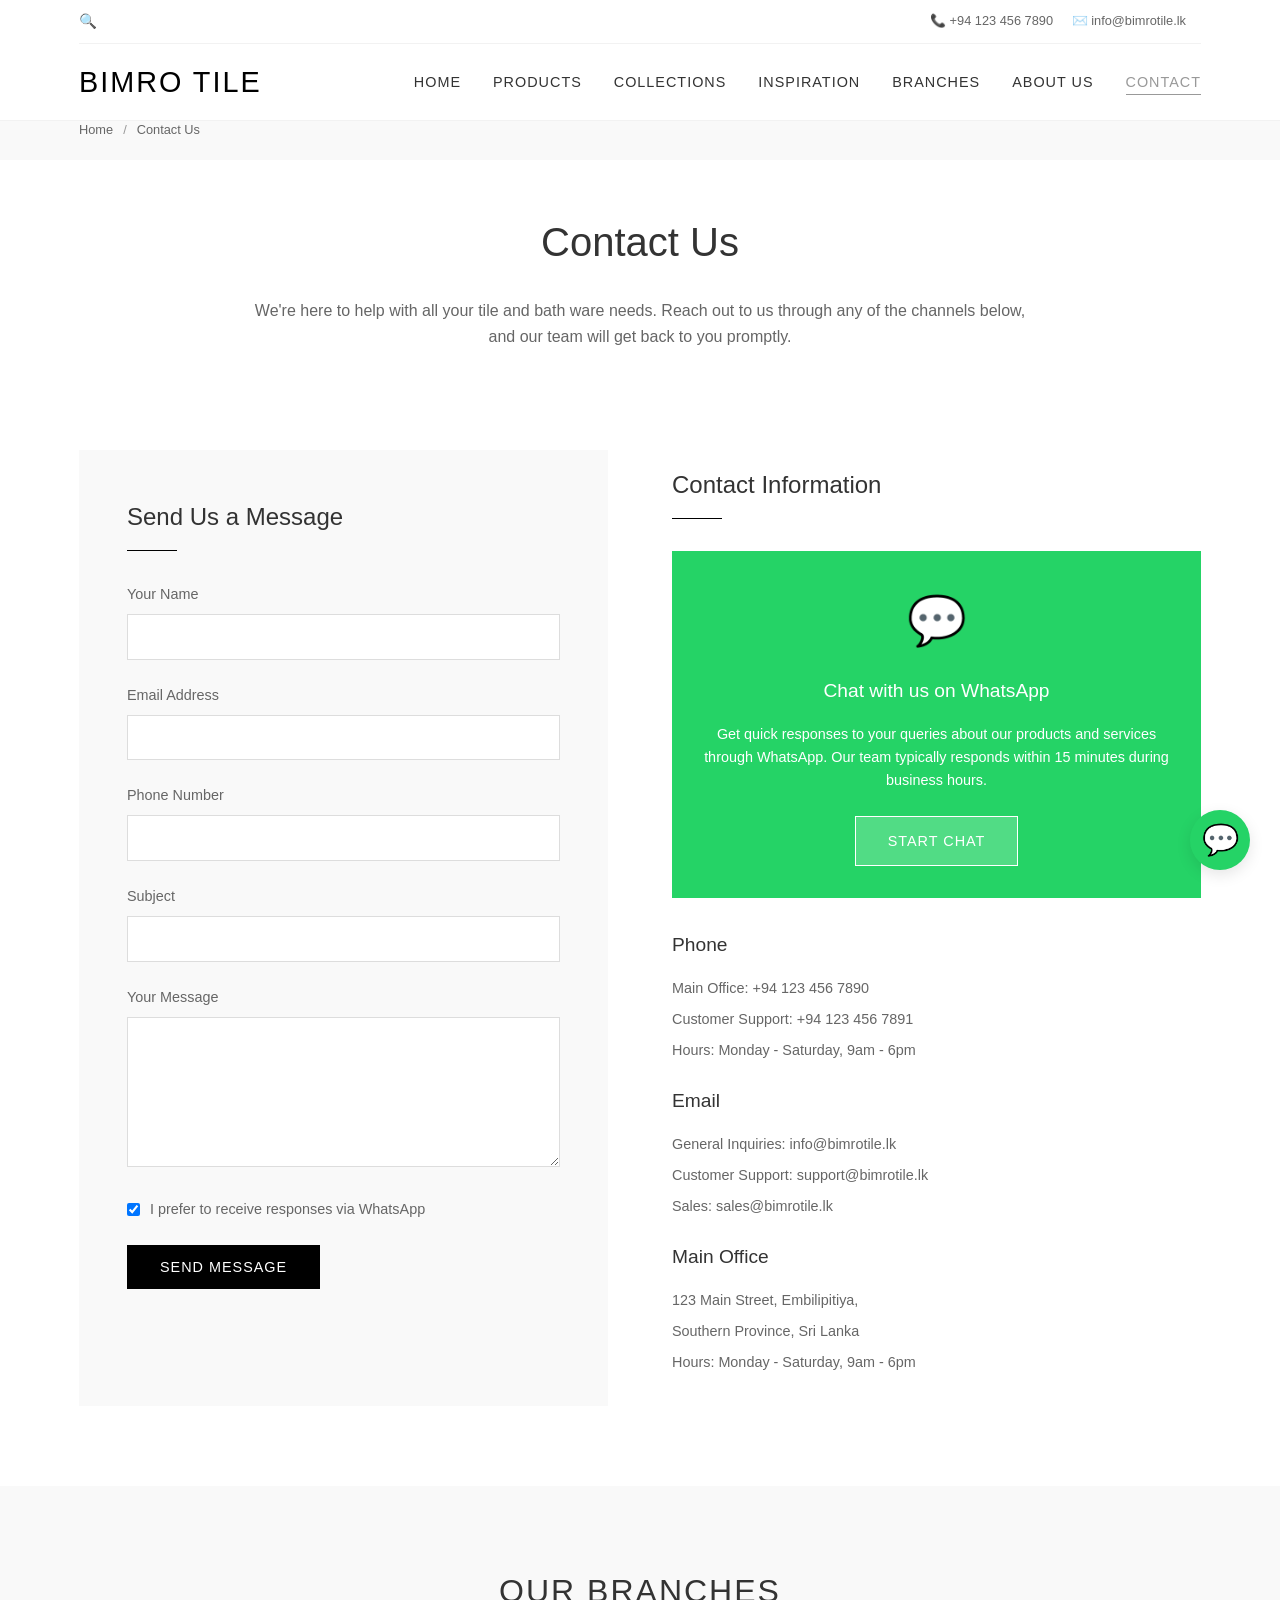
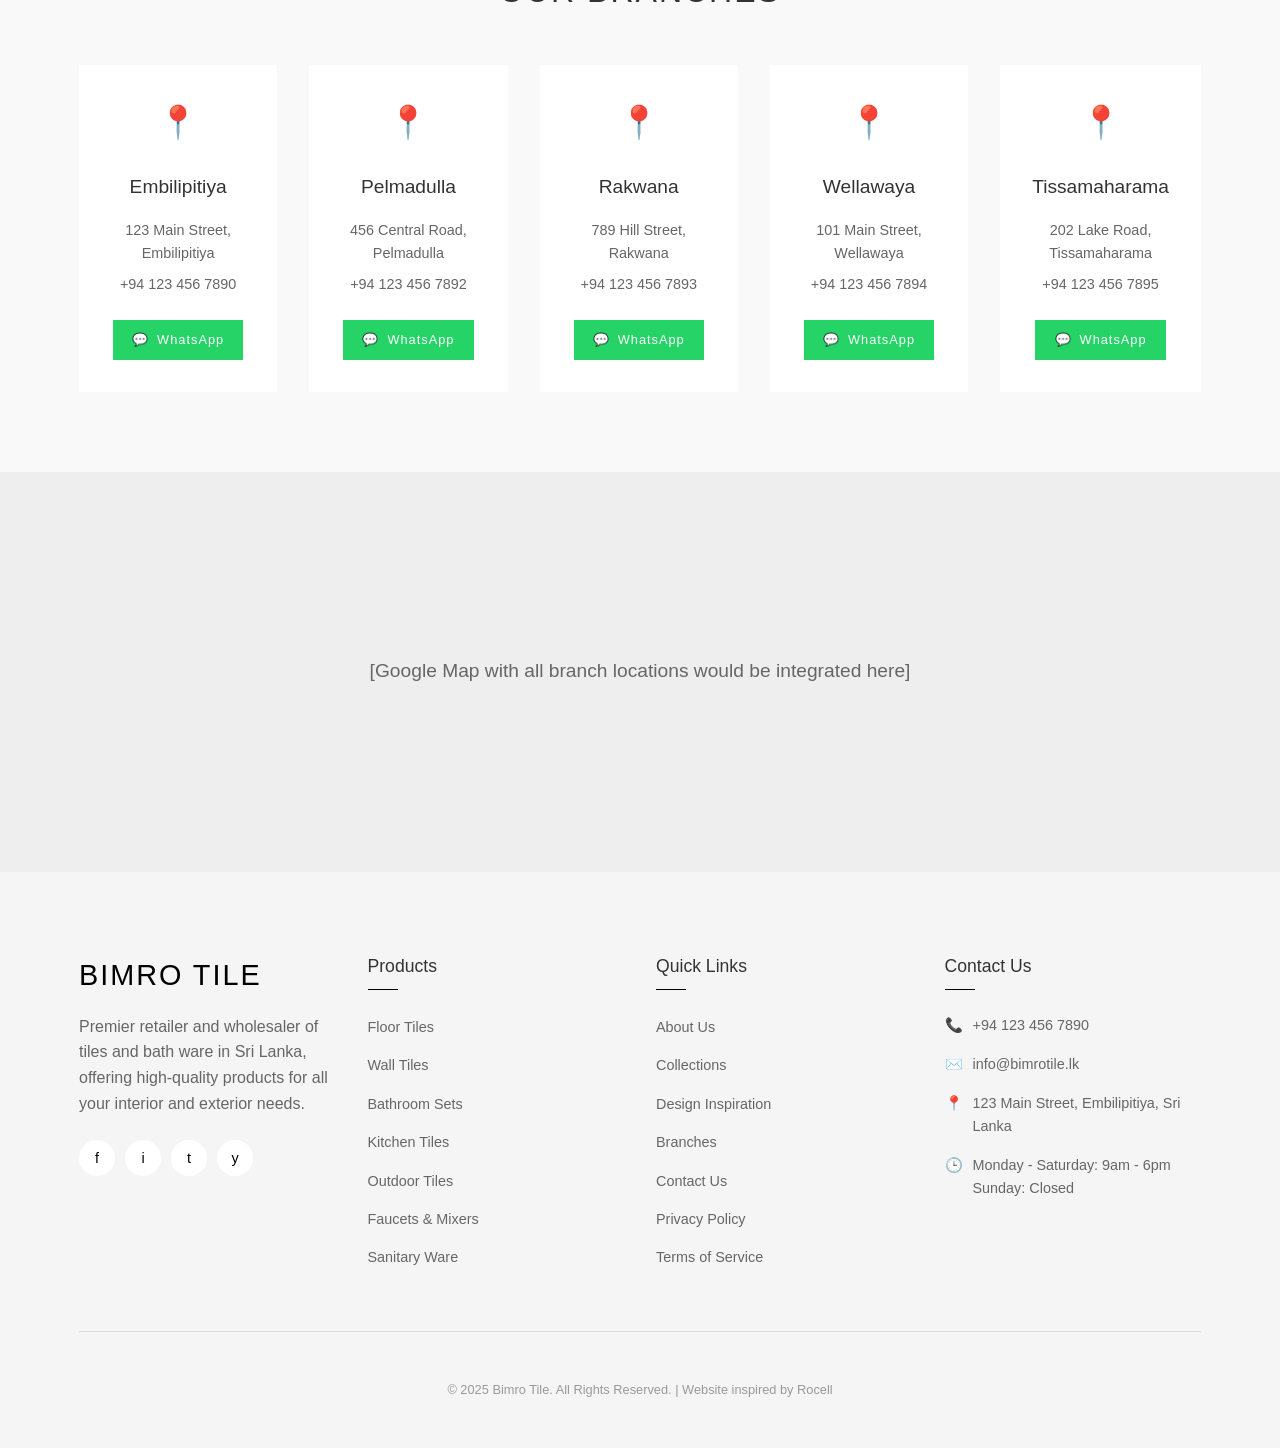
<file: legacy-prototype/contact.html>
<!DOCTYPE html>
<html lang="en">
<head>
    <meta charset="UTF-8">
    <meta name="viewport" content="width=device-width, initial-scale=1.0">
    <title>Contact Us - Bimro Tile</title>
    <style>
        /* Reset and Base Styles */
        * {
            margin: 0;
            padding: 0;
            box-sizing: border-box;
            font-family: 'Montserrat', sans-serif;
        }
        
        body {
            background-color: #ffffff;
            color: #333333;
            line-height: 1.6;
        }
        
        /* Typography */
        h1, h2, h3, h4, h5, h6 {
            font-weight: 300;
            margin-bottom: 1rem;
        }
        
        p {
            margin-bottom: 1rem;
            font-weight: 300;
        }
        
        /* Layout */
        .container {
            width: 90%;
            max-width: 1440px;
            margin: 0 auto;
            padding: 0 15px;
        }
        
        /* Header */
        header {
            background-color: #ffffff;
            position: fixed;
            width: 100%;
            z-index: 100;
            transition: all 0.3s ease;
            border-bottom: 1px solid rgba(0, 0, 0, 0.05);
        }
        
        .header-top {
            display: flex;
            justify-content: space-between;
            align-items: center;
            padding: 10px 0;
            border-bottom: 1px solid rgba(0, 0, 0, 0.05);
        }
        
        .header-top-left {
            display: flex;
            align-items: center;
        }
        
        .header-top-right {
            display: flex;
            align-items: center;
        }
        
        .search-icon {
            margin-right: 15px;
            font-size: 0.9rem;
            cursor: pointer;
        }
        
        .contact-info {
            font-size: 0.8rem;
            color: #666;
        }
        
        .contact-info span {
            margin-right: 15px;
        }
        
        .header-main {
            display: flex;
            justify-content: space-between;
            align-items: center;
            padding: 15px 0;
        }
        
        .logo {
            font-size: 1.8rem;
            font-weight: 300;
            letter-spacing: 2px;
            color: #000;
            text-decoration: none;
        }
        
        /* Navigation */
        nav ul {
            display: flex;
            list-style: none;
        }
        
        nav ul li {
            margin-left: 2rem;
            position: relative;
        }
        
        nav ul li a {
            text-decoration: none;
            color: #333;
            font-size: 0.9rem;
            font-weight: 400;
            text-transform: uppercase;
            letter-spacing: 1px;
            transition: color 0.3s ease;
            padding-bottom: 5px;
        }
        
        nav ul li a:hover, nav ul li a.active {
            color: #999;
        }
        
        nav ul li a:after {
            content: '';
            position: absolute;
            width: 0;
            height: 1px;
            bottom: 0;
            left: 0;
            background-color: #999;
            transition: width 0.3s ease;
        }
        
        nav ul li a:hover:after, nav ul li a.active:after {
            width: 100%;
        }
        
        /* Mobile Menu */
        .mobile-menu-toggle {
            display: none;
            cursor: pointer;
            font-size: 1.5rem;
        }
        
        /* Breadcrumb */
        .breadcrumb {
            padding-top: 120px;
            padding-bottom: 20px;
            background-color: #f9f9f9;
        }
        
        .breadcrumb-list {
            display: flex;
            list-style: none;
            flex-wrap: wrap;
        }
        
        .breadcrumb-item {
            font-size: 0.8rem;
            color: #666;
            display: flex;
            align-items: center;
        }
        
        .breadcrumb-item:not(:last-child)::after {
            content: "/";
            margin: 0 10px;
            color: #999;
        }
        
        .breadcrumb-link {
            color: #666;
            text-decoration: none;
            transition: color 0.3s ease;
        }
        
        .breadcrumb-link:hover {
            color: #000;
        }
        
        /* Page Header */
        .page-header {
            padding: 50px 0;
            text-align: center;
        }
        
        .page-title {
            font-size: 2.5rem;
            font-weight: 300;
            margin-bottom: 1.5rem;
        }
        
        .page-description {
            max-width: 800px;
            margin: 0 auto;
            color: #666;
            font-size: 1rem;
        }
        
        /* Contact Section */
        .contact-section {
            padding: 50px 0 80px;
        }
        
        .contact-grid {
            display: grid;
            grid-template-columns: 1fr 1fr;
            gap: 4rem;
        }
        
        /* Contact Form */
        .contact-form-wrapper {
            background-color: #f9f9f9;
            padding: 3rem;
        }
        
        .form-title {
            font-size: 1.5rem;
            font-weight: 300;
            margin-bottom: 2rem;
            position: relative;
            padding-bottom: 15px;
        }
        
        .form-title:after {
            content: '';
            position: absolute;
            bottom: 0;
            left: 0;
            width: 50px;
            height: 1px;
            background-color: #000;
        }
        
        .form-group {
            margin-bottom: 1.5rem;
        }
        
        .form-label {
            display: block;
            margin-bottom: 0.5rem;
            font-size: 0.9rem;
            color: #666;
        }
        
        .form-control {
            width: 100%;
            padding: 0.8rem;
            font-size: 1rem;
            border: 1px solid #ddd;
            background-color: #fff;
            transition: border-color 0.3s ease;
        }
        
        .form-control:focus {
            outline: none;
            border-color: #999;
        }
        
        textarea.form-control {
            min-height: 150px;
            resize: vertical;
        }
        
        .whatsapp-option {
            display: flex;
            align-items: center;
            margin-bottom: 1.5rem;
        }
        
        .whatsapp-checkbox {
            margin-right: 10px;
        }
        
        .whatsapp-label {
            font-size: 0.9rem;
            color: #666;
        }
        
        .submit-btn {
            display: inline-block;
            padding: 0.8rem 2rem;
            background-color: #000;
            color: #fff;
            border: 1px solid #000;
            font-size: 0.9rem;
            letter-spacing: 1px;
            text-transform: uppercase;
            cursor: pointer;
            transition: all 0.3s ease;
        }
        
        .submit-btn:hover {
            background-color: #333;
        }
        
        /* Contact Info */
        .contact-info-wrapper {
            padding-top: 1rem;
        }
        
        .info-title {
            font-size: 1.5rem;
            font-weight: 300;
            margin-bottom: 2rem;
            position: relative;
            padding-bottom: 15px;
        }
        
        .info-title:after {
            content: '';
            position: absolute;
            bottom: 0;
            left: 0;
            width: 50px;
            height: 1px;
            background-color: #000;
        }
        
        .whatsapp-block {
            background-color: #25D366;
            color: #fff;
            padding: 2rem;
            margin-bottom: 2rem;
            display: flex;
            flex-direction: column;
            align-items: center;
        }
        
        .whatsapp-icon {
            font-size: 3rem;
            margin-bottom: 1rem;
        }
        
        .whatsapp-title {
            font-size: 1.2rem;
            font-weight: 400;
            margin-bottom: 1rem;
            text-align: center;
        }
        
        .whatsapp-description {
            font-size: 0.9rem;
            margin-bottom: 1.5rem;
            text-align: center;
        }
        
        .whatsapp-link {
            display: inline-block;
            padding: 0.8rem 2rem;
            background-color: rgba(255, 255, 255, 0.2);
            color: #fff;
            border: 1px solid #fff;
            text-decoration: none;
            font-size: 0.9rem;
            letter-spacing: 1px;
            text-transform: uppercase;
            transition: all 0.3s ease;
        }
        
        .whatsapp-link:hover {
            background-color: #fff;
            color: #25D366;
        }
        
        .contact-methods {
            margin-bottom: 2rem;
        }
        
        .contact-method {
            margin-bottom: 1.5rem;
        }
        
        .method-title {
            font-size: 1.2rem;
            font-weight: 400;
            margin-bottom: 1rem;
        }
        
        .method-content {
            color: #666;
            font-size: 0.9rem;
            margin-bottom: 0.5rem;
        }
        
        /* Branches Section */
        .branches-section {
            padding: 80px 0;
            background-color: #f9f9f9;
        }
        
        .section-title {
            text-align: center;
            margin-bottom: 3rem;
            font-size: 2rem;
            font-weight: 300;
            text-transform: uppercase;
            letter-spacing: 2px;
        }
        
        .branches-grid {
            display: grid;
            grid-template-columns: repeat(5, 1fr);
            gap: 2rem;
        }
        
        .branch-card {
            background: #fff;
            padding: 2rem;
            text-align: center;
            transition: transform 0.3s ease, box-shadow 0.3s ease;
        }
        
        .branch-card:hover {
            transform: translateY(-10px);
            box-shadow: 0 10px 20px rgba(0, 0, 0, 0.05);
        }
        
        .branch-icon {
            font-size: 2rem;
            margin-bottom: 1.5rem;
            color: #000;
        }
        
        .branch-title {
            font-size: 1.2rem;
            margin-bottom: 1rem;
            font-weight: 400;
        }
        
        .branch-address {
            color: #666;
            font-size: 0.9rem;
            margin-bottom: 0.5rem;
        }
        
        .branch-phone {
            color: #666;
            font-size: 0.9rem;
            margin-bottom: 1.5rem;
        }
        
        .branch-btn {
            display: inline-flex;
            align-items: center;
            padding: 0.6rem 1.2rem;
            background-color: #25D366;
            color: #fff;
            border: none;
            text-decoration: none;
            font-size: 0.8rem;
            letter-spacing: 1px;
            transition: background-color 0.3s ease;
        }
        
        .branch-btn:hover {
            background-color: #128C7E;
        }
        
        .branch-btn-icon {
            margin-right: 8px;
        }
        
        /* Map Section */
        .map-section {
            height: 400px;
            background-color: #eee;
            display: flex;
            align-items: center;
            justify-content: center;
            font-size: 1.2rem;
            color: #666;
        }
        
        /* Footer */
        footer {
            background-color: #f5f5f5;
            padding: 5rem 0 2rem;
        }
        
        .footer-container {
            display: grid;
            grid-template-columns: repeat(4, 1fr);
            gap: 2rem;
        }
        
        .footer-logo {
            font-size: 1.8rem;
            font-weight: 300;
            letter-spacing: 2px;
            color: #000;
            margin-bottom: 1rem;
        }
        
        .footer-text {
            color: #666;
            margin-bottom: 1.5rem;
        }
        
        .social-links {
            display: flex;
        }
        
        .social-link {
            width: 36px;
            height: 36px;
            display: flex;
            align-items: center;
            justify-content: center;
            background-color: #fff;
            color: #000;
            border-radius: 50%;
            margin-right: 10px;
            text-decoration: none;
            font-size: 0.9rem;
            transition: all 0.3s ease;
        }
        
        .social-link:hover {
            background-color: #000;
            color: #fff;
        }
        
        .footer-title {
            font-size: 1.1rem;
            margin-bottom: 1.5rem;
            font-weight: 400;
            position: relative;
            padding-bottom: 10px;
        }
        
        .footer-title:after {
            content: '';
            position: absolute;
            bottom: 0;
            left: 0;
            width: 30px;
            height: 1px;
            background-color: #000;
        }
        
        .footer-links {
            list-style: none;
        }
        
        .footer-links li {
            margin-bottom: 0.8rem;
        }
        
        .footer-links a {
            color: #666;
            text-decoration: none;
            font-size: 0.9rem;
            transition: color 0.3s ease;
        }
        
        .footer-links a:hover {
            color: #000;
        }
        
        .contact-item {
            display: flex;
            margin-bottom: 1rem;
            color: #666;
            font-size: 0.9rem;
        }
        
        .contact-icon {
            margin-right: 10px;
            color: #000;
        }
        
        .copyright {
            text-align: center;
            padding-top: 3rem;
            margin-top: 3rem;
            border-top: 1px solid #ddd;
            color: #999;
            font-size: 0.8rem;
        }
        
        /* Whatsapp Float Button */
        .whatsapp-float {
            position: fixed;
            bottom: 30px;
            right: 30px;
            width: 60px;
            height: 60px;
            background-color: #25D366;
            color: #fff;
            border-radius: 50%;
            text-align: center;
            font-size: 30px;
            box-shadow: 0 5px 15px rgba(0, 0, 0, 0.1);
            z-index: 100;
            display: flex;
            align-items: center;
            justify-content: center;
            text-decoration: none;
            transition: all 0.3s ease;
        }
        
        .whatsapp-float:hover {
            background-color: #128C7E;
            transform: scale(1.1);
        }
        
        /* Responsive Styles */
        @media (max-width: 1200px) {
            .branches-grid {
                grid-template-columns: repeat(3, 1fr);
            }
        }
        
        @media (max-width: 992px) {
            .header-top {
                display: none;
            }
            
            nav ul {
                display: none;
                flex-direction: column;
                position: absolute;
                top: 100%;
                left: 0;
                width: 100%;
                background-color: #fff;
                box-shadow: 0 5px 10px rgba(0, 0, 0, 0.1);
                padding: 1rem 0;
            }
            
            nav ul.active {
                display: flex;
            }
            
            nav ul li {
                margin: 0;
                padding: 1rem 2rem;
            }
            
            .mobile-menu-toggle {
                display: block;
            }
            
            .contact-grid {
                grid-template-columns: 1fr;
                gap: 3rem;
            }
            
            .branches-grid {
                grid-template-columns: repeat(2, 1fr);
            }
            
            .footer-container {
                grid-template-columns: repeat(2, 1fr);
                gap: 3rem;
            }
        }
        
        @media (max-width: 768px) {
            .page-title {
                font-size: 2rem;
            }
        }
        
        @media (max-width: 576px) {
            .branches-grid {
                grid-template-columns: 1fr;
            }
            
            .footer-container {
                grid-template-columns: 1fr;
            }
        }
    </style>
</head>
<body>
    <!-- WhatsApp Float Button -->
    <a href="https://wa.me/+941234567890" class="whatsapp-float" title="Contact us on WhatsApp">
        💬
    </a>
    
    <!-- Header -->
    <header>
        <div class="container">
            <div class="header-top">
                <div class="header-top-left">
                    <div class="search-icon">🔍</div>
                </div>
                <div class="header-top-right">
                    <div class="contact-info">
                        <span>📞 +94 123 456 7890</span>
                        <span>✉️ info@bimrotile.lk</span>
                    </div>
                </div>
            </div>
            <div class="header-main">
                <a href="#" class="logo">BIMRO TILE</a>
                <div class="mobile-menu-toggle">☰</div>
                <nav>
                    <ul>
                        <li><a href="#">HOME</a></li>
                        <li><a href="#">PRODUCTS</a></li>
                        <li><a href="#">COLLECTIONS</a></li>
                        <li><a href="#">INSPIRATION</a></li>
                        <li><a href="#">BRANCHES</a></li>
                        <li><a href="#">ABOUT US</a></li>
                        <li><a href="#" class="active">CONTACT</a></li>
                    </ul>
                </nav>
            </div>
        </div>
    </header>

    <!-- Breadcrumb -->
    <section class="breadcrumb">
        <div class="container">
            <ul class="breadcrumb-list">
                <li class="breadcrumb-item"><a href="#" class="breadcrumb-link">Home</a></li>
                <li class="breadcrumb-item">Contact Us</li>
            </ul>
        </div>
    </section>

    <!-- Page Header -->
    <section class="page-header">
        <div class="container">
            <h1 class="page-title">Contact Us</h1>
            <p class="page-description">We're here to help with all your tile and bath ware needs. Reach out to us through any of the channels below, and our team will get back to you promptly.</p>
        </div>
    </section>

    <!-- Contact Section -->
    <section class="contact-section">
        <div class="container">
            <div class="contact-grid">
                <!-- Contact Form -->
                <div class="contact-form-wrapper">
                    <h2 class="form-title">Send Us a Message</h2>
                    <form id="contactForm">
                        <div class="form-group">
                            <label for="name" class="form-label">Your Name</label>
                            <input type="text" id="name" name="name" class="form-control" required>
                        </div>
                        <div class="form-group">
                            <label for="email" class="form-label">Email Address</label>
                            <input type="email" id="email" name="email" class="form-control" required>
                        </div>
                        <div class="form-group">
                            <label for="phone" class="form-label">Phone Number</label>
                            <input type="tel" id="phone" name="phone" class="form-control" required>
                        </div>
                        <div class="form-group">
                            <label for="subject" class="form-label">Subject</label>
                            <input type="text" id="subject" name="subject" class="form-control" required>
                        </div>
                        <div class="form-group">
                            <label for="message" class="form-label">Your Message</label>
                            <textarea id="message" name="message" class="form-control" required></textarea>
                        </div>
                        <div class="whatsapp-option">
                            <input type="checkbox" id="whatsapp" name="whatsapp" class="whatsapp-checkbox" checked>
                            <label for="whatsapp" class="whatsapp-label">I prefer to receive responses via WhatsApp</label>
                        </div>
                        <button type="submit" class="submit-btn">Send Message</button>
                    </form>
                </div>
                
                <!-- Contact Info -->
                <div class="contact-info-wrapper">
                    <h2 class="info-title">Contact Information</h2>
                    
                    <div class="whatsapp-block">
                        <div class="whatsapp-icon">💬</div>
                        <h3 class="whatsapp-title">Chat with us on WhatsApp</h3>
                        <p class="whatsapp-description">Get quick responses to your queries about our products and services through WhatsApp. Our team typically responds within 15 minutes during business hours.</p>
                        <a href="https://wa.me/+941234567890" class="whatsapp-link">Start Chat</a>
                    </div>
                    
                    <div class="contact-methods">
                        <div class="contact-method">
                            <h3 class="method-title">Phone</h3>
                            <p class="method-content">Main Office: +94 123 456 7890</p>
                            <p class="method-content">Customer Support: +94 123 456 7891</p>
                            <p class="method-content">Hours: Monday - Saturday, 9am - 6pm</p>
                        </div>
                        
                        <div class="contact-method">
                            <h3 class="method-title">Email</h3>
                            <p class="method-content">General Inquiries: info@bimrotile.lk</p>
                            <p class="method-content">Customer Support: support@bimrotile.lk</p>
                            <p class="method-content">Sales: sales@bimrotile.lk</p>
                        </div>
                        
                        <div class="contact-method">
                            <h3 class="method-title">Main Office</h3>
                            <p class="method-content">123 Main Street, Embilipitiya,</p>
                            <p class="method-content">Southern Province, Sri Lanka</p>
                            <p class="method-content">Hours: Monday - Saturday, 9am - 6pm</p>
                        </div>
                    </div>
                </div>
            </div>
        </div>
    </section>

    <!-- Branches Section -->
    <section class="branches-section">
        <div class="container">
            <h2 class="section-title">Our Branches</h2>
            <div class="branches-grid">
                <div class="branch-card">
                    <div class="branch-icon">📍</div>
                    <h3 class="branch-title">Embilipitiya</h3>
                    <p class="branch-address">123 Main Street, Embilipitiya</p>
                    <p class="branch-phone">+94 123 456 7890</p>
                    <a href="https://wa.me/+941234567890" class="branch-btn">
                        <span class="branch-btn-icon">💬</span> WhatsApp
                    </a>
                </div>
                <div class="branch-card">
                    <div class="branch-icon">📍</div>
                    <h3 class="branch-title">Pelmadulla</h3>
                    <p class="branch-address">456 Central Road, Pelmadulla</p>
                    <p class="branch-phone">+94 123 456 7892</p>
                    <a href="https://wa.me/+941234567892" class="branch-btn">
                        <span class="branch-btn-icon">💬</span> WhatsApp
                    </a>
                </div>
                <div class="branch-card">
                    <div class="branch-icon">📍</div>
                    <h3 class="branch-title">Rakwana</h3>
                    <p class="branch-address">789 Hill Street, Rakwana</p>
                    <p class="branch-phone">+94 123 456 7893</p>
                    <a href="https://wa.me/+941234567893" class="branch-btn">
                        <span class="branch-btn-icon">💬</span> WhatsApp
                    </a>
                </div>
                <div class="branch-card">
                    <div class="branch-icon">📍</div>
                    <h3 class="branch-title">Wellawaya</h3>
                    <p class="branch-address">101 Main Street, Wellawaya</p>
                    <p class="branch-phone">+94 123 456 7894</p>
                    <a href="https://wa.me/+941234567894" class="branch-btn">
                        <span class="branch-btn-icon">💬</span> WhatsApp
                    </a>
                </div>
                <div class="branch-card">
                    <div class="branch-icon">📍</div>
                    <h3 class="branch-title">Tissamaharama</h3>
                    <p class="branch-address">202 Lake Road, Tissamaharama</p>
                    <p class="branch-phone">+94 123 456 7895</p>
                    <a href="https://wa.me/+941234567895" class="branch-btn">
                        <span class="branch-btn-icon">💬</span> WhatsApp
                    </a>
                </div>
            </div>
        </div>
    </section>

    <!-- Map Section -->
    <section class="map-section">
        [Google Map with all branch locations would be integrated here]
    </section>

    <!-- Footer -->
    <footer>
        <div class="container">
            <div class="footer-container">
                <div class="footer-section">
                    <div class="footer-logo">BIMRO TILE</div>
                    <p class="footer-text">Premier retailer and wholesaler of tiles and bath ware in Sri Lanka, offering high-quality products for all your interior and exterior needs.</p>
                    <div class="social-links">
                        <a href="#" class="social-link" title="Facebook">f</a>
                        <a href="#" class="social-link" title="Instagram">i</a>
                        <a href="#" class="social-link" title="Twitter">t</a>
                        <a href="#" class="social-link" title="YouTube">y</a>
                    </div>
                </div>
                <div class="footer-section">
                    <h3 class="footer-title">Products</h3>
                    <ul class="footer-links">
                        <li><a href="#">Floor Tiles</a></li>
                        <li><a href="#">Wall Tiles</a></li>
                        <li><a href="#">Bathroom Sets</a></li>
                        <li><a href="#">Kitchen Tiles</a></li>
                        <li><a href="#">Outdoor Tiles</a></li>
                        <li><a href="#">Faucets & Mixers</a></li>
                        <li><a href="#">Sanitary Ware</a></li>
                    </ul>
                </div>
                <div class="footer-section">
                    <h3 class="footer-title">Quick Links</h3>
                    <ul class="footer-links">
                        <li><a href="#">About Us</a></li>
                        <li><a href="#">Collections</a></li>
                        <li><a href="#">Design Inspiration</a></li>
                        <li><a href="#">Branches</a></li>
                        <li><a href="#">Contact Us</a></li>
                        <li><a href="#">Privacy Policy</a></li>
                        <li><a href="#">Terms of Service</a></li>
                    </ul>
                </div>
                <div class="footer-section">
                    <h3 class="footer-title">Contact Us</h3>
                    <div class="contact-item">
                        <span class="contact-icon">📞</span>
                        <span>+94 123 456 7890</span>
                    </div>
                    <div class="contact-item">
                        <span class="contact-icon">✉️</span>
                        <span>info@bimrotile.lk</span>
                    </div>
                    <div class="contact-item">
                        <span class="contact-icon">📍</span>
                        <span>123 Main Street, Embilipitiya, Sri Lanka</span>
                    </div>
                    <div class="contact-item">
                        <span class="contact-icon">🕒</span>
                        <span>Monday - Saturday: 9am - 6pm<br>Sunday: Closed</span>
                    </div>
                </div>
            </div>
            <div class="copyright">
                <p>&copy; 2025 Bimro Tile. All Rights Reserved. | Website inspired by Rocell</p>
            </div>
        </div>
    </footer>

    <!-- Script for Mobile Menu Toggle and Form Handling -->
    <script>
        document.addEventListener('DOMContentLoaded', function() {
            // Mobile Menu Toggle
            const menuToggle = document.querySelector('.mobile-menu-toggle');
            const nav = document.querySelector('nav ul');
            
            menuToggle.addEventListener('click', function() {
                nav.classList.toggle('active');
            });
            
            // Contact Form Submission with WhatsApp Integration
            const contactForm = document.getElementById('contactForm');
            
            contactForm.addEventListener('submit', function(e) {
                e.preventDefault();
                
                // Get form values
                const name = document.getElementById('name').value;
                const email = document.getElementById('email').value;
                const phone = document.getElementById('phone').value;
                const subject = document.getElementById('subject').value;
                const message = document.getElementById('message').value;
                const useWhatsApp = document.getElementById('whatsapp').checked;
                
                // Create message for WhatsApp
                const whatsappMessage = `*New Contact Form Submission*%0A%0A*Name:* ${name}%0A*Email:* ${email}%0A*Phone:* ${phone}%0A*Subject:* ${subject}%0A*Message:* ${message}`;
                
                if (useWhatsApp) {
                    // Redirect to WhatsApp with pre-filled message
                    window.location.href = `https://wa.me/+941234567890?text=${whatsappMessage}`;
                } else {
                    // Here you would typically handle form submission to your server
                    // For demo purposes, we'll just show an alert
                    alert('Thank you for your message. We will get back to you soon!');
                    contactForm.reset();
                }
            });
        });
    </script>
</body>
</html>
</file>
<file: css/main.css>
/*
 * Bimro Tile - Global Stylesheet
 * Plain CSS, no build step. Loaded on every page via <link>.
 * Page-specific styles live in css/pages/*.css, loaded after this file.
 */

/* ==========================================
   Design Tokens
   ========================================== */
:root {
  /* Brand colors */
  --color-navy: #1a242c;
  --color-navy-soft: #232f39;
  --color-red: #e31e24;
  --color-red-dark: #c51a1f;
  --color-cream: #f6f4f1;
  --color-white: #ffffff;

  /* Semantic colors */
  --color-bg-alt: var(--color-cream);
  --color-surface: var(--color-white);
  --color-text-on-dark: rgba(255, 255, 255, 0.92);
  --color-text-on-dark-muted: rgba(255, 255, 255, 0.68);
  --color-text-on-light: #2b2b2b;
  --color-text-on-light-muted: #5c5c5c;
  --color-border-on-dark: rgba(255, 255, 255, 0.12);
  --color-border-on-light: rgba(26, 36, 44, 0.1);

  /* Typography */
  --font-primary: "Montserrat", -apple-system, BlinkMacSystemFont, sans-serif;
  --step-fluid-h1: clamp(2.25rem, 1.7rem + 2vw, 3.5rem);
  --step-fluid-h2: clamp(1.75rem, 1.4rem + 1.2vw, 2.5rem);
  --step-fluid-h3: clamp(1.25rem, 1.1rem + 0.5vw, 1.5rem);
  --step-fluid-body: clamp(1rem, 0.95rem + 0.2vw, 1.0625rem);

  /* Spacing */
  --space-xs: 0.5rem;
  --space-sm: 1rem;
  --space-md: clamp(1.5rem, 1.2rem + 1vw, 2.5rem);
  --space-lg: clamp(2.5rem, 2rem + 2vw, 4rem);
  --space-xl: clamp(3.5rem, 2.5rem + 3.5vw, 6.5rem);

  /* Shape & motion */
  --radius-sm: 6px;
  --radius-md: 12px;
  --shadow-soft: 0 10px 30px rgba(26, 36, 44, 0.12);
  --shadow-lift: 0 18px 40px rgba(26, 36, 44, 0.18);
  --ease-standard: cubic-bezier(0.4, 0, 0.2, 1);
  --duration-fast: 0.2s;
  --duration-base: 0.35s;
  --duration-slow: 0.6s;

  --container-width: 1280px;
  --header-height: 84px;
  --header-height-scrolled: 64px;
}

/* ==========================================
   Reset & Base
   ========================================== */
*,
*::before,
*::after {
  margin: 0;
  padding: 0;
  box-sizing: border-box;
}

html {
  scroll-behavior: smooth;
}

body {
  font-family: var(--font-primary);
  background-color: var(--color-bg-alt);
  color: var(--color-text-on-light);
  line-height: 1.6;
  font-size: var(--step-fluid-body);
  overflow-x: hidden;
}

img,
picture {
  max-width: 100%;
  display: block;
}

.icon {
  width: 1.1em;
  height: 1.1em;
  flex-shrink: 0;
}

h1,
h2,
h3,
h4 {
  font-weight: 500;
  line-height: 1.15;
  margin-bottom: var(--space-sm);
}

h1 {
  font-size: var(--step-fluid-h1);
  font-weight: 600;
}

h2 {
  font-size: var(--step-fluid-h2);
}

h3 {
  font-size: var(--step-fluid-h3);
}

p {
  margin-bottom: var(--space-sm);
}

a {
  color: var(--color-navy);
  text-decoration: none;
  transition: color var(--duration-fast) var(--ease-standard);
}

a:hover {
  color: var(--color-red);
}

button {
  font-family: inherit;
}

.container {
  width: 92%;
  max-width: var(--container-width);
  margin-inline: auto;
}

main {
  display: block;
  padding-top: var(--header-height);
}

section {
  padding-block: var(--space-xl);
}

@media (max-width: 599px) {
  section {
    padding-block: var(--space-lg);
  }
}

.section-title {
  text-align: center;
  text-transform: uppercase;
  letter-spacing: 0.08em;
  font-size: 1.1rem;
  font-weight: 600;
  color: var(--color-red);
  margin-bottom: var(--space-xs);
}

.section-heading {
  text-align: center;
  margin-bottom: var(--space-lg);
}

.section-heading h2 {
  margin-bottom: var(--space-xs);
}

.section-heading p {
  max-width: 42rem;
  margin-inline: auto;
  color: var(--color-text-on-light-muted);
}

.visually-hidden {
  position: absolute;
  width: 1px;
  height: 1px;
  overflow: hidden;
  clip: rect(0 0 0 0);
  white-space: nowrap;
}

.skip-link {
  position: absolute;
  left: -9999px;
  top: 0;
  background: var(--color-red);
  color: var(--color-white);
  padding: 0.75rem 1.25rem;
  z-index: 1000;
  border-radius: 0 0 var(--radius-sm) 0;
}

.skip-link:focus {
  left: 0;
}

/* ==========================================
   Buttons
   ========================================== */
.btn {
  display: inline-flex;
  align-items: center;
  gap: 0.5rem;
  padding: 0.85rem 1.75rem;
  font-size: 0.85rem;
  font-weight: 600;
  letter-spacing: 0.06em;
  text-transform: uppercase;
  border-radius: var(--radius-sm);
  border: 1px solid transparent;
  cursor: pointer;
  transition: transform var(--duration-fast) var(--ease-standard),
    background-color var(--duration-fast) var(--ease-standard),
    box-shadow var(--duration-fast) var(--ease-standard),
    color var(--duration-fast) var(--ease-standard);
}

.btn:hover {
  transform: translateY(-2px);
}

.btn-primary {
  background-color: var(--color-red);
  border-color: var(--color-red);
  color: var(--color-white);
}

.btn-primary:hover {
  background-color: var(--color-red-dark);
  border-color: var(--color-red-dark);
  color: var(--color-white);
  box-shadow: var(--shadow-soft);
}

.btn-secondary {
  background-color: transparent;
  border-color: currentColor;
  color: inherit;
}

.btn-secondary:hover {
  background-color: var(--color-navy);
  border-color: var(--color-navy);
  color: var(--color-white);
}

.btn-whatsapp {
  background-color: #25d366;
  border-color: #25d366;
  color: var(--color-white);
}

.btn-whatsapp:hover {
  background-color: #20ba5c;
  border-color: #20ba5c;
  color: var(--color-white);
  box-shadow: var(--shadow-soft);
}

.btn-wa-icon {
  width: 1.2rem;
  height: 1.2rem;
  flex-shrink: 0;
}

.btn-ghost-on-dark {
  background-color: transparent;
  border-color: var(--color-border-on-dark);
  color: var(--color-text-on-dark);
}

.btn-ghost-on-dark:hover {
  background-color: rgba(255, 255, 255, 0.1);
  border-color: rgba(255, 255, 255, 0.3);
  color: var(--color-white);
}

.btn-navy {
  background-color: var(--color-navy);
  border-color: var(--color-navy);
  color: var(--color-white);
}

.btn-navy:hover {
  background-color: var(--color-navy-soft);
  border-color: var(--color-navy-soft);
  color: var(--color-white);
  box-shadow: var(--shadow-soft);
}

/* ==========================================
   Header
   ========================================== */
.site-header {
  position: fixed;
  left: 0;
  right: 0;
  top: 0;
  z-index: 100;
  background-color: var(--color-navy);
  border-bottom: 1px solid var(--color-border-on-dark);
  transition: background-color var(--duration-base) var(--ease-standard),
    box-shadow var(--duration-base) var(--ease-standard);
}

.site-header.is-scrolled {
  background-color: rgba(26, 36, 44, 0.97);
  box-shadow: var(--shadow-soft);
}

.header-bar {
  display: flex;
  align-items: center;
  justify-content: space-between;
  height: var(--header-height);
  transition: height var(--duration-base) var(--ease-standard);
}

.site-header.is-scrolled .header-bar {
  height: var(--header-height-scrolled);
}

.site-logo {
  display: flex;
  align-items: center;
}

.site-logo img {
  height: 42px;
  width: auto;
  transition: height var(--duration-base) var(--ease-standard);
}

.site-header.is-scrolled .site-logo img {
  height: 34px;
}

/* ==========================================
   Navigation (mobile-first: off-canvas panel by default)
   ========================================== */
.nav-toggle {
  display: flex;
  flex-direction: column;
  align-items: center;
  justify-content: center;
  gap: 5px;
  width: 44px;
  height: 44px;
  background: none;
  border: none;
  cursor: pointer;
  z-index: 110;
}

.nav-toggle-bar {
  width: 22px;
  height: 2px;
  background-color: var(--color-white);
  border-radius: 2px;
  transition: transform var(--duration-base) var(--ease-standard),
    opacity var(--duration-base) var(--ease-standard);
}

.nav-toggle[aria-expanded="true"] .nav-toggle-bar:nth-child(1) {
  transform: translateY(7px) rotate(45deg);
}

.nav-toggle[aria-expanded="true"] .nav-toggle-bar:nth-child(2) {
  opacity: 0;
}

.nav-toggle[aria-expanded="true"] .nav-toggle-bar:nth-child(3) {
  transform: translateY(-7px) rotate(-45deg);
}

.primary-nav {
  position: fixed;
  inset: var(--header-height) 0 0 0;
  background-color: var(--color-navy);
  padding: var(--space-lg) var(--space-md);
  transform: translateY(-8px);
  opacity: 0;
  visibility: hidden;
  pointer-events: none;
  transition: opacity var(--duration-base) var(--ease-standard),
    transform var(--duration-base) var(--ease-standard),
    visibility var(--duration-base);
  overflow-y: auto;
  z-index: 99;
}

.primary-nav.is-open {
  opacity: 1;
  transform: translateY(0);
  visibility: visible;
  pointer-events: auto;
}

.site-header.is-scrolled .primary-nav {
  top: var(--header-height-scrolled);
}

.primary-nav ul {
  list-style: none;
  display: flex;
  flex-direction: column;
  gap: var(--space-md);
}

.primary-nav a {
  display: inline-block;
  position: relative;
  color: var(--color-text-on-dark);
  font-size: 1.4rem;
  font-weight: 500;
  text-transform: uppercase;
  letter-spacing: 0.04em;
}

.primary-nav a::after {
  content: "";
  position: absolute;
  left: 0;
  bottom: -4px;
  width: 0;
  height: 2px;
  background-color: var(--color-red);
  transition: width var(--duration-base) var(--ease-standard);
}

.primary-nav a:hover::after,
.primary-nav a[aria-current="page"]::after {
  width: 100%;
}

.primary-nav a[aria-current="page"] {
  color: var(--color-white);
}

.primary-nav .nav-contact-btn {
  display: inline-flex;
  margin-top: var(--space-sm);
}

@media (min-width: 992px) {
  .nav-toggle {
    display: none;
  }

  .primary-nav {
    position: static;
    inset: auto;
    background: none;
    padding: 0;
    transform: none;
    opacity: 1;
    visibility: visible;
    pointer-events: auto;
    overflow: visible;
  }

  .primary-nav ul {
    flex-direction: row;
    align-items: center;
    gap: var(--space-md);
  }

  .primary-nav a {
    font-size: 0.85rem;
    font-weight: 500;
  }

  .primary-nav .nav-contact-btn {
    margin-top: 0;
    padding: 0.6rem 1.5rem;
    background-color: var(--color-red);
    color: var(--color-white) !important;
    border-radius: var(--radius-sm);
  }

  .primary-nav .nav-contact-btn::after {
    display: none;
  }

  .primary-nav .nav-contact-btn:hover {
    background-color: var(--color-red-dark);
  }
}

/* ==========================================
   CTA
   ========================================== */
.cta h2 {
  max-width: 36rem;
  margin-inline: auto;
}

.cta p {
  max-width: 34rem;
  margin-inline: auto;
  color: var(--color-text-on-light-muted);
}

/* ==========================================
   Footer
   ========================================== */
.site-footer {
  background-color: var(--color-navy);
  color: var(--color-text-on-dark-muted);
  padding-block: var(--space-xl) var(--space-md);
}

.footer-grid {
  display: grid;
  gap: var(--space-lg);
  grid-template-columns: 1fr;
}

.footer-brand img {
  height: 36px;
  width: auto;
  margin-bottom: var(--space-sm);
}

.footer-brand p {
  max-width: 28rem;
  color: var(--color-text-on-dark-muted);
}

.footer-social {
  display: flex;
  gap: 0.75rem;
  margin-top: var(--space-sm);
}

.footer-social a {
  display: flex;
  align-items: center;
  justify-content: center;
  width: 38px;
  height: 38px;
  border-radius: 50%;
  background-color: rgba(255, 255, 255, 0.08);
  color: var(--color-white);
  transition: background-color var(--duration-fast) var(--ease-standard),
    transform var(--duration-fast) var(--ease-standard);
}

.footer-social a:hover {
  background-color: var(--color-red);
  transform: translateY(-3px);
  color: var(--color-white);
}

.footer-heading {
  color: var(--color-white);
  font-size: 1rem;
  text-transform: uppercase;
  letter-spacing: 0.05em;
  margin-bottom: var(--space-sm);
  position: relative;
  padding-bottom: 0.6rem;
}

.footer-heading::after {
  content: "";
  position: absolute;
  left: 0;
  bottom: 0;
  width: 28px;
  height: 2px;
  background-color: var(--color-red);
}

.footer-links {
  list-style: none;
  display: flex;
  flex-direction: column;
  gap: 0.6rem;
}

.footer-links a {
  color: var(--color-text-on-dark-muted);
  display: flex;
  align-items: center;
  gap: 0.5rem;
  padding-block: 0.35rem;
}

.footer-links a:hover {
  color: var(--color-white);
}

.footer-links .icon {
  color: var(--color-red);
  flex-shrink: 0;
}

.footer-contact-item {
  display: flex;
  gap: 0.6rem;
  margin-bottom: 0.6rem;
  align-items: flex-start;
}

.footer-contact-item a {
  color: var(--color-text-on-dark-muted);
}

.footer-contact-item a:hover {
  color: var(--color-white);
}

.footer-contact-item .icon {
  color: var(--color-red);
  flex-shrink: 0;
  margin-top: 0.2rem;
}

.footer-bottom {
  text-align: center;
  margin-top: var(--space-lg);
  padding-top: var(--space-md);
  border-top: 1px solid var(--color-border-on-dark);
  font-size: 0.85rem;
}

@media (min-width: 768px) {
  .footer-grid {
    grid-template-columns: 1.4fr 1fr 1fr;
  }
}

/* ==========================================
   Footer — mobile action-first redesign
   ========================================== */

/* Hidden by default (desktop shows footer-grid instead) */
.footer-mobile-header,
.footer-mobile-tagline,
.footer-action-grid,
.footer-mobile-nav,
.footer-hours-mobile {
  display: none;
}

/* Action card base styles */
.footer-action-card {
  display: flex;
  flex-direction: column;
  align-items: center;
  justify-content: center;
  gap: 0.45rem;
  padding: 1.1rem 0.75rem;
  background: rgba(255, 255, 255, 0.06);
  border: 1px solid rgba(255, 255, 255, 0.09);
  border-radius: var(--radius-md);
  color: var(--color-white);
  text-decoration: none;
  min-height: 80px;
  transition: background var(--duration-fast) var(--ease-standard),
    border-color var(--duration-fast) var(--ease-standard);
}

.footer-action-card:hover {
  background: rgba(255, 255, 255, 0.12);
  border-color: rgba(255, 255, 255, 0.18);
  color: var(--color-white);
}

.footer-action-card .icon {
  color: var(--color-red);
  width: 1.5em;
  height: 1.5em;
}

.footer-action-card span {
  font-size: 0.65rem;
  font-weight: 700;
  text-transform: uppercase;
  letter-spacing: 0.08em;
  color: var(--color-text-on-dark-muted);
}

@media (max-width: 767px) {
  /* Hide the desktop grid */
  .footer-grid {
    display: none;
  }

  /* Brand bar: logo left, social icons right */
  .footer-mobile-header {
    display: flex;
    align-items: center;
    justify-content: space-between;
    padding-bottom: var(--space-md);
    border-bottom: 1px solid var(--color-border-on-dark);
    margin-bottom: var(--space-md);
  }

  .footer-mobile-header img {
    height: 28px;
    width: auto;
  }

  .footer-mobile-header .footer-social {
    margin: 0;
  }

  /* Tagline below logo bar */
  .footer-mobile-tagline {
    display: block;
    font-size: 0.82rem;
    color: var(--color-text-on-dark-muted);
    line-height: 1.5;
    margin-bottom: var(--space-md);
  }

  /* 2x2 action grid */
  .footer-action-grid {
    display: grid;
    grid-template-columns: repeat(2, 1fr);
    gap: 0.6rem;
    margin-bottom: var(--space-md);
  }

  /* Horizontal nav strip */
  .footer-mobile-nav {
    display: flex;
    justify-content: center;
    gap: var(--space-md);
    flex-wrap: wrap;
    padding: var(--space-sm) 0;
    border-top: 1px solid var(--color-border-on-dark);
    border-bottom: 1px solid var(--color-border-on-dark);
    margin-bottom: 0;
  }

  .footer-mobile-nav a {
    color: var(--color-text-on-dark-muted);
    font-size: 0.82rem;
    font-weight: 500;
    min-height: 44px;
    display: flex;
    align-items: center;
    text-decoration: none;
  }

  .footer-mobile-nav a:hover {
    color: var(--color-white);
  }

  /* Hours line above copyright */
  .footer-hours-mobile {
    display: block;
    font-size: 0.78rem;
    color: var(--color-text-on-dark-muted);
    margin-bottom: 0.25rem;
  }

  .footer-bottom {
    margin-top: var(--space-md);
    border-top: none;
    padding-top: 0;
  }
}

/* ==========================================
   WhatsApp Float Button
   ========================================== */
.whatsapp-float {
  position: fixed;
  bottom: 24px;
  right: 24px;
  width: 58px;
  height: 58px;
  display: flex;
  align-items: center;
  justify-content: center;
  background-color: #25d366;
  color: var(--color-white);
  border-radius: 50%;
  box-shadow: var(--shadow-lift);
  z-index: 90;
  transition: transform var(--duration-fast) var(--ease-standard);
  animation: whatsapp-pulse 2.4s infinite;
}

.whatsapp-float:hover {
  transform: scale(1.08);
  background-color: #20ba5c;
}

.whatsapp-float svg {
  width: 28px;
  height: 28px;
}

@keyframes whatsapp-pulse {
  0% {
    box-shadow: 0 0 0 0 rgba(37, 211, 102, 0.5);
  }
  70% {
    box-shadow: 0 0 0 14px rgba(37, 211, 102, 0);
  }
  100% {
    box-shadow: 0 0 0 0 rgba(37, 211, 102, 0);
  }
}

@media (prefers-reduced-motion: reduce) {
  .whatsapp-float {
    animation: none;
  }
}

/* ==========================================
   Cards (branch cards, collection cards, etc.)
   ========================================== */
.card {
  background-color: var(--color-surface);
  border-radius: var(--radius-md);
  overflow: hidden;
  box-shadow: var(--shadow-soft);
  transition: transform var(--duration-base) var(--ease-standard),
    box-shadow var(--duration-base) var(--ease-standard);
}

.card:hover,
.card:focus-within {
  transform: translateY(-6px);
  box-shadow: var(--shadow-lift);
}

.card-media {
  overflow: hidden;
}

.card-media img {
  width: 100%;
  height: 100%;
  object-fit: cover;
  transition: transform var(--duration-slow) var(--ease-standard);
}

.card:hover .card-media img {
  transform: scale(1.06);
}

.card-body {
  padding: var(--space-md);
}

.tag {
  display: inline-flex;
  align-items: center;
  padding: 0.3rem 0.75rem;
  font-size: 0.75rem;
  font-weight: 600;
  letter-spacing: 0.04em;
  text-transform: uppercase;
  border-radius: 999px;
  background-color: rgba(26, 36, 44, 0.06);
  color: var(--color-navy);
}

/* ==========================================
   Toast Notifications
   ========================================== */
.toast-container {
  position: fixed;
  bottom: 24px;
  left: 24px;
  z-index: 200;
  display: flex;
  flex-direction: column;
  gap: 0.5rem;
  max-width: min(90vw, 320px);
}

.toast {
  background-color: var(--color-navy);
  color: var(--color-white);
  padding: 0.85rem 1.1rem;
  border-radius: var(--radius-sm);
  box-shadow: var(--shadow-lift);
  font-size: 0.9rem;
  opacity: 0;
  transform: translateY(12px);
  transition: opacity var(--duration-base) var(--ease-standard),
    transform var(--duration-base) var(--ease-standard);
  border-left: 3px solid var(--color-red);
}

.toast.is-visible {
  opacity: 1;
  transform: translateY(0);
}

.toast-success {
  border-left-color: #25d366;
}

.toast-error {
  border-left-color: var(--color-red);
}

/* ==========================================
   Utilities
   ========================================== */
.text-center {
  text-align: center;
}

.bg-surface {
  background-color: var(--color-surface);
}

.bg-alt {
  background-color: var(--color-bg-alt);
}

.bg-navy {
  background-color: var(--color-navy);
  color: var(--color-text-on-dark);
}

.stack {
  display: flex;
  flex-direction: column;
  gap: var(--space-sm);
}

.cluster {
  display: flex;
  flex-wrap: wrap;
  align-items: center;
  gap: var(--space-sm);
}

/* ==========================================
   Animations: scroll reveal & page transitions
   ========================================== */
/* Reveal-on-scroll only activates once html.js confirms JavaScript is
   running (set by an inline script in <head>). Without JS, content is
   visible by default instead of being permanently stuck at opacity:0. */
.js [data-reveal] {
  opacity: 0;
  transform: translateY(24px);
  transition: opacity var(--duration-slow) var(--ease-standard),
    transform var(--duration-slow) var(--ease-standard);
}

.js [data-reveal].is-revealed {
  opacity: 1;
  transform: translateY(0);
}

.js [data-reveal-group] > * {
  opacity: 0;
  transform: translateY(24px);
  transition: opacity var(--duration-slow) var(--ease-standard),
    transform var(--duration-slow) var(--ease-standard);
}

.js [data-reveal-group].is-revealed > * {
  opacity: 1;
  transform: translateY(0);
}

.js [data-reveal-group].is-revealed > *:nth-child(1) { transition-delay: 0ms; }
.js [data-reveal-group].is-revealed > *:nth-child(2) { transition-delay: 80ms; }
.js [data-reveal-group].is-revealed > *:nth-child(3) { transition-delay: 160ms; }
.js [data-reveal-group].is-revealed > *:nth-child(4) { transition-delay: 240ms; }
.js [data-reveal-group].is-revealed > *:nth-child(5) { transition-delay: 320ms; }
.js [data-reveal-group].is-revealed > *:nth-child(n+6) { transition-delay: 400ms; }

/* Cross-page transitions: progressive enhancement, no-ops on unsupported browsers */
@view-transition {
  navigation: auto;
}

::view-transition-old(root),
::view-transition-new(root) {
  animation-duration: 0.35s;
}

@media (prefers-reduced-motion: reduce) {
  *,
  *::before,
  *::after {
    animation-duration: 0.01ms !important;
    animation-iteration-count: 1 !important;
    transition-duration: 0.01ms !important;
    scroll-behavior: auto !important;
  }

  [data-reveal],
  [data-reveal-group] > * {
    opacity: 1;
    transform: none;
    transition: none;
  }

  ::view-transition-group(*),
  ::view-transition-old(*),
  ::view-transition-new(*) {
    animation: none !important;
  }
}
</file>
<file: css/pages/home.css>
/* Home page styles */

/* Hero */
.hero {
  position: relative;
  height: calc(100vh - var(--header-height));
  height: calc(100svh - var(--header-height));
  min-height: 400px;
  max-height: calc(900px - var(--header-height));
  overflow: hidden;
  background-color: var(--color-navy);
  padding: 0;
}

.hero-slider {
  position: relative;
  height: 100%;
}

.hero-slide {
  position: absolute;
  inset: 0;
  opacity: 0;
  transition: opacity 1s var(--ease-standard);
}

.hero-slide.active {
  opacity: 1;
}

.hero-slide picture {
  height: 100%;
}

.hero-image {
  width: 100%;
  height: 100%;
  object-fit: cover;
}

.hero-slide::after {
  content: "";
  position: absolute;
  inset: 0;
}

.hero-content {
  position: absolute;
  inset: 0;
  display: flex;
  flex-direction: column;
  justify-content: flex-end;
  align-items: flex-start;
  text-align: left;
  color: var(--color-white);
  padding: var(--space-md) 6% clamp(3rem, 6vw, 5rem);
  max-width: 720px;
  z-index: 1;
}

.hero-content-inner {
  background: rgba(20, 28, 35, 0.55);
  backdrop-filter: blur(4px);
  -webkit-backdrop-filter: blur(4px);
  border-radius: var(--radius-md);
  padding: clamp(1.5rem, 3vw, 2.5rem) clamp(1.5rem, 3vw, 2.5rem);
  max-width: 520px;
}

.hero-content h1,
.hero-content h2 {
  font-size: var(--step-fluid-h1);
  font-weight: 600;
  line-height: 1.15;
  color: var(--color-white);
  margin-bottom: var(--space-sm);
  width: 100%;
}

/* Desktop: fixed-size box — must come AFTER base h1/h2 rule to override font-size */
@media (min-width: 992px) {
  .hero-content-inner {
    width: 480px;
    height: 300px;
    display: flex;
    flex-direction: column;
    justify-content: center;
    overflow: visible;
  }

  .hero-content-inner h1,
  .hero-content-inner h2 {
    font-size: 1.85rem;
  }
}

/* Hero CTA buttons: glow + directional arrow */
.hero-content-inner .btn-primary {
  padding: 0.9rem 2rem;
  box-shadow: 0 4px 18px rgba(227, 30, 36, 0.38);
}

.hero-content-inner .btn-primary:hover {
  box-shadow: 0 6px 24px rgba(227, 30, 36, 0.55);
  transform: translateY(-3px);
}

.hero-content-inner .btn {
  justify-content: center;
}

.hero-content p {
  color: rgba(255, 255, 255, 0.85);
  font-size: 1.05rem;
  margin-bottom: var(--space-md);
  max-width: 36rem;
}

.hero-phone-link {
  display: inline-flex;
  align-items: center;
  gap: 0.5rem;
  color: rgba(255, 255, 255, 0.9);
  font-size: 1rem;
  font-weight: 600;
  margin-top: 0.75rem;
  padding: 0.5rem 0;
  min-height: 44px;
  border-bottom: 1px solid rgba(255, 255, 255, 0.3);
}

.hero-dots {
  position: absolute;
  bottom: var(--space-md);
  left: 50%;
  transform: translateX(-50%);
  display: flex;
  gap: 0.6rem;
  z-index: 2;
}

.hero-dot {
  width: 10px;
  height: 10px;
  border-radius: 50%;
  background-color: rgba(255, 255, 255, 0.4);
  cursor: pointer;
  transition: background-color var(--duration-fast) var(--ease-standard), transform var(--duration-fast) var(--ease-standard);
}

.hero-dot.active {
  background-color: var(--color-white);
  transform: scale(1.2);
}


/* Offerings — mobile: list rows, desktop: card grid */
.offerings-list {
  list-style: none;
  margin: 0;
  padding: 0;
  border: 1px solid var(--color-border-on-light);
  border-radius: var(--radius-md);
  overflow: hidden;
}

.offering-row {
  display: flex;
  align-items: center;
  gap: var(--space-sm);
  padding: 0.75rem var(--space-sm);
  background: var(--color-white);
  min-height: 72px;
}

.offering-row + .offering-row {
  border-top: 1px solid var(--color-border-on-light);
}

.offering-thumb {
  width: 60px;
  height: 60px;
  flex-shrink: 0;
  border-radius: var(--radius-sm);
  overflow: hidden;
}

.offering-thumb picture {
  display: block;
  width: 100%;
  height: 100%;
}

.offering-thumb img {
  width: 100%;
  height: 100%;
  object-fit: cover;
  display: block;
}

.offering-info h3 {
  font-size: 0.95rem;
  font-weight: 600;
  color: var(--color-navy);
  margin: 0 0 0.15rem;
  line-height: 1.3;
}

.offering-info p {
  font-size: 0.8rem;
  color: var(--color-text-on-light-muted);
  margin: 0;
  line-height: 1.3;
}

@media (min-width: 600px) {
  .offerings-list {
    display: grid;
    grid-template-columns: repeat(2, 1fr);
    border: none;
    border-radius: 0;
    overflow: visible;
    gap: var(--space-md);
  }

  .offering-row {
    flex-direction: column;
    align-items: stretch;
    gap: 0;
    padding: 0;
    border-top: none;
    border-radius: var(--radius-md);
    overflow: hidden;
    box-shadow: var(--shadow-soft);
    min-height: auto;
  }

  .offering-thumb {
    width: 100%;
    height: 180px;
    flex-shrink: 0;
    border-radius: 0;
  }

  .offering-info {
    padding: var(--space-sm) var(--space-md);
  }

  .offering-info h3 {
    font-size: 1rem;
    margin-bottom: 0.35rem;
  }

  .offering-info p {
    font-size: 0.88rem;
  }
}

@media (min-width: 992px) {
  .offerings-list {
    grid-template-columns: repeat(3, 1fr);
  }

  .offering-thumb {
    height: 200px;
  }

  .offering-info {
    padding: var(--space-md);
  }
}

/* Collections */
.collections-grid {
  display: grid;
  grid-template-columns: repeat(2, 1fr);
  gap: var(--space-sm);
}

.collection-card .card-media {
  aspect-ratio: 4 / 3;
}

.collection-card:nth-child(3):last-child {
  grid-column: 1 / -1;
}

@media (min-width: 768px) {
  .collections-grid {
    grid-template-columns: repeat(3, 1fr);
    gap: var(--space-md);
  }

  .collection-card:nth-child(3):last-child {
    grid-column: auto;
  }
}

/* Brands carousel */
.brands-carousel {
  display: flex;
  align-items: center;
  gap: var(--space-sm);
}

.brands-wrapper {
  overflow: hidden;
  flex: 1;
  -webkit-mask-image: linear-gradient(to right, transparent 0%, black 8%, black 92%, transparent 100%);
  mask-image: linear-gradient(to right, transparent 0%, black 8%, black 92%, transparent 100%);
}

.brands-track {
  display: flex;
}

.brand-item {
  flex: 0 0 50%;
  display: flex;
  align-items: center;
  justify-content: center;
  padding: var(--space-sm) var(--space-md);
}

.brand-item img {
  max-height: 56px;
  width: auto;
}

.brands-arrow {
  flex-shrink: 0;
  width: 40px;
  height: 40px;
  border-radius: 50%;
  border: 1px solid var(--color-border-on-light);
  background-color: var(--color-surface);
  display: flex;
  align-items: center;
  justify-content: center;
  cursor: pointer;
  color: var(--color-navy);
  transition: background-color var(--duration-fast) var(--ease-standard), color var(--duration-fast) var(--ease-standard);
}

.brands-arrow:hover {
  background-color: var(--color-red);
  color: var(--color-white);
}

.brands-arrow svg {
  width: 18px;
  height: 18px;
}

@media (min-width: 576px) {
  .brand-item {
    flex: 0 0 33.333%;
  }
}

@media (min-width: 992px) {
  .brand-item {
    flex: 0 0 20%;
  }
}

@media (max-width: 599px) {
  .brands-arrow {
    display: none;
  }
}

/* CTA buttons: equal width, centered content — desktop only */
@media (min-width: 768px) {
  .cta .btn {
    min-width: 200px;
    justify-content: center;
  }
}

/* Branches teaser */
.branches-teaser-grid {
  text-align: center;
  display: flex;
  flex-direction: column;
  align-items: center;
}

.branches-teaser-grid h2 {
  color: var(--color-white);
}

.branches-teaser-grid p {
  color: var(--color-text-on-dark-muted);
  max-width: 40rem;
}

/* Mobile hero: fixed-size card — same height on all 3 slides */
@media (max-width: 767px) {
  .hero-content-inner {
    height: 230px;
    display: flex;
    flex-direction: column;
    justify-content: center;
    overflow: hidden;
    padding: 0 1.25rem;
    text-align: center;
  }

  .hero-content-inner h1,
  .hero-content-inner h2 {
    font-size: 1.5rem;
    margin-bottom: 0.5rem;
  }

  .hero-content p {
    font-size: 0.9rem;
    margin-bottom: 0.75rem;
  }

  .hero-content-inner .btn {
    display: inline-flex;
    width: auto;
    margin-inline: auto;
  }

  .hero-slide::after {
    background: linear-gradient(
      180deg,
      rgba(26, 36, 44, 0.05) 0%,
      rgba(26, 36, 44, 0.35) 50%,
      rgba(26, 36, 44, 0.68) 100%
    );
  }
}

/* Hero: landscape / short viewport — keep content readable */
@media (max-height: 500px) and (orientation: landscape) {
  .hero {
    height: 100svh;
    min-height: 320px;
  }

  .hero-content {
    padding: var(--space-sm) 6% var(--space-sm);
  }

  .hero-content h1,
  .hero-content h2 {
    font-size: clamp(1.2rem, 3.5vw, 2rem);
    margin-bottom: 0.4rem;
  }

  .hero-content p {
    font-size: 0.85rem;
    margin-bottom: var(--space-sm);
  }

  .hero-content-inner {
    padding: 1rem 1.25rem;
  }

  .hero-dots {
    bottom: 0.6rem;
  }
}
</file>
<file: css/pages/about.css>
/* About page styles */

.page-header {
  padding-block: var(--space-lg) var(--space-md);
}

.page-header h1 {
  color: var(--color-white);
  font-size: clamp(1.5rem, 4vw, 2.8rem);
  max-width: 40rem;
  margin-inline: auto;
}

.page-header p {
  color: var(--color-text-on-dark-muted);
  font-style: italic;
}

.about-story-grid {
  display: grid;
  grid-template-columns: 1fr;
  gap: var(--space-md);
  align-items: start;
}

.about-story-grid p {
  color: var(--color-text-on-light-muted);
}

/* Stats: 3-column even on mobile — short cards, works fine */
.about-stats {
  display: grid;
  grid-template-columns: repeat(3, 1fr);
  gap: var(--space-xs);
}

.stat-card {
  background-color: var(--color-surface);
  border-radius: var(--radius-md);
  box-shadow: var(--shadow-soft);
  padding: var(--space-sm) 0.5rem;
  text-align: center;
}

.stat-number {
  display: block;
  font-size: clamp(1.5rem, 4vw, 2.2rem);
  font-weight: 700;
  color: var(--color-red);
}

.stat-label {
  display: block;
  font-size: 0.72rem;
  color: var(--color-text-on-light-muted);
  margin-top: 0.25rem;
  line-height: 1.3;
}

/* Values: 2-column on mobile to halve the scroll */
.values-grid {
  display: grid;
  grid-template-columns: repeat(2, 1fr);
  gap: var(--space-sm);
}

.value-card .card-body {
  padding: var(--space-sm);
}

.value-card .card-body h3 {
  font-size: 0.9rem;
  color: var(--color-navy);
  margin-bottom: 0.4rem;
}

.value-card .card-body p {
  font-size: 0.82rem;
  color: var(--color-text-on-light-muted);
  line-height: 1.45;
}

@media (min-width: 700px) {
  .stat-card {
    padding: var(--space-md);
  }

  .stat-label {
    font-size: 0.85rem;
  }

  .value-card .card-body {
    padding: var(--space-md);
  }

  .value-card .card-body h3 {
    font-size: 1rem;
  }

  .value-card .card-body p {
    font-size: 0.95rem;
  }
}

@media (min-width: 992px) {
  .page-header {
    padding-block: var(--space-xl) var(--space-lg);
  }

  .about-story-grid {
    grid-template-columns: 1.4fr 1fr;
    gap: var(--space-lg);
  }

  .about-stats {
    grid-template-columns: 1fr;
    gap: var(--space-sm);
  }

  .values-grid {
    grid-template-columns: repeat(4, 1fr);
    gap: var(--space-md);
  }
}
</file>
<file: css/pages/branches.css>
/* Branches page styles */

.page-header {
  padding-block: var(--space-lg) var(--space-md);
}

.page-header h1 {
  color: var(--color-white);
  font-size: clamp(1.75rem, 4vw, 2.8rem);
}

.page-header p {
  color: var(--color-text-on-dark-muted);
  max-width: 36rem;
  margin-inline: auto;
}

/* Search bar with icon */
.branch-search-bar {
  max-width: 28rem;
  margin: 0 auto var(--space-md);
}

.branch-search-wrap {
  position: relative;
}

.branch-search-icon {
  position: absolute;
  left: 0.9rem;
  top: 50%;
  transform: translateY(-50%);
  width: 18px;
  height: 18px;
  color: var(--color-text-on-light-muted);
  pointer-events: none;
}

#branch-search {
  width: 100%;
  padding: 0.85rem 1.1rem 0.85rem 2.6rem;
  border: 1px solid var(--color-border-on-light);
  border-radius: var(--radius-sm);
  font-size: 1rem;
  font-family: inherit;
}

#branch-search:focus {
  outline: 2px solid var(--color-red);
  outline-offset: 2px;
}

/* Shared hours note above grid */
.branch-hours-note {
  text-align: center;
  font-size: 0.85rem;
  color: var(--color-text-on-light-muted);
  margin-bottom: var(--space-md);
}

.branch-empty {
  text-align: center;
  color: var(--color-text-on-light-muted);
  margin-bottom: var(--space-lg);
}

/* Grid */
.branch-grid {
  display: grid;
  grid-template-columns: 1fr;
  gap: var(--space-sm);
  align-items: stretch;
}

.branch-card {
  display: flex;
  flex-direction: column;
}

.branch-card-hq {
  border: 2px solid var(--color-red);
}

.branch-card-body {
  padding: var(--space-sm);
  display: flex;
  flex-direction: column;
  flex: 1;
}

.branch-card-top {
  display: flex;
  justify-content: space-between;
  align-items: center;
  margin-bottom: 0.5rem;
}

.branch-status {
  font-size: 0.75rem;
  font-weight: 600;
  padding: 0.25rem 0.6rem;
  border-radius: 999px;
  background-color: rgba(26, 36, 44, 0.08);
}

.branch-status.is-open {
  background-color: rgba(37, 211, 102, 0.15);
  color: #1a8a4a;
}

.branch-status.is-closed {
  background-color: rgba(227, 30, 36, 0.1);
  color: var(--color-red-dark);
}

.branch-card-body h2 {
  font-size: 1.05rem;
  margin-bottom: 0.2rem;
}

.branch-address {
  font-size: 0.85rem;
  color: var(--color-text-on-light-muted);
  margin-bottom: 0.15rem;
}

.branch-district {
  font-size: 0.78rem;
  font-weight: 600;
  color: var(--color-red);
  text-transform: uppercase;
  letter-spacing: 0.04em;
  margin-bottom: var(--space-sm);
}

.branch-features {
  list-style: none;
  display: flex;
  flex-wrap: wrap;
  gap: 0.35rem;
  margin-bottom: var(--space-sm);
}

.branch-features li {
  font-size: 0.75rem;
  padding: 0.2rem 0.55rem;
  border-radius: 999px;
  background-color: rgba(26, 36, 44, 0.05);
  color: var(--color-text-on-light-muted);
}

/* Actions: Call + Directions side by side */
.branch-actions {
  display: grid;
  grid-template-columns: 1fr 1fr;
  gap: 0.5rem;
  margin-top: auto;
  padding-top: var(--space-sm);
}

.branch-actions .btn {
  padding: 0.65rem 0.75rem;
  font-size: 0.8rem;
  min-height: 44px;
  display: inline-flex;
  align-items: center;
  justify-content: center;
  gap: 0.35rem;
  text-align: center;
}

.branch-actions .btn .icon {
  width: 15px;
  height: 15px;
  flex-shrink: 0;
}

/* Outline navy button */
.btn-outline-navy {
  background: transparent;
  color: var(--color-navy);
  border: 1.5px solid var(--color-navy);
  border-radius: var(--radius-sm);
  font-family: var(--font-primary);
  font-weight: 600;
  text-decoration: none;
  cursor: pointer;
  transition: background var(--duration-fast) var(--ease-standard),
    color var(--duration-fast) var(--ease-standard);
}

.btn-outline-navy:hover {
  background: var(--color-navy);
  color: var(--color-white);
}

@media (min-width: 600px) {
  .branch-grid {
    grid-template-columns: repeat(2, 1fr);
    gap: var(--space-md);
  }

  .branch-card-hq {
    grid-column: 1 / -1;
  }

  .branch-card-body {
    padding: var(--space-md);
  }

  .branch-card-body h2 {
    font-size: 1.2rem;
  }

  .branch-address {
    font-size: 0.9rem;
  }
}

@media (min-width: 992px) {
  .page-header {
    padding-block: var(--space-xl) var(--space-lg);
  }
}
</file>
<file: css/pages/contact.css>
/* Contact page styles */

.page-header {
  padding-block: var(--space-lg) var(--space-md);
}

.page-header h1 {
  color: var(--color-white);
  font-size: clamp(1.75rem, 4vw, 2.8rem);
}

.page-header p {
  color: var(--color-text-on-dark-muted);
  max-width: 36rem;
  margin-inline: auto;
}

.contact-section {
  padding-block: var(--space-lg);
}

/* Mobile: info first (it's first in DOM now), form second */
.contact-grid {
  display: grid;
  grid-template-columns: 1fr;
  gap: var(--space-md);
}

.contact-form-wrap {
  padding: var(--space-md);
}

.contact-form-wrap h2 {
  margin-bottom: 0.35rem;
}

.contact-form-wrap > p {
  color: var(--color-text-on-light-muted);
  font-size: 0.9rem;
  margin-bottom: var(--space-sm);
}

.form-field {
  margin-bottom: var(--space-sm);
}

.form-field label {
  display: block;
  font-size: 0.85rem;
  font-weight: 600;
  margin-bottom: 0.4rem;
  color: var(--color-text-on-light-muted);
}

.form-field input,
.form-field textarea {
  width: 100%;
  padding: 0.75rem 1rem;
  border: 1px solid var(--color-border-on-light);
  border-radius: var(--radius-sm);
  font-family: inherit;
  font-size: 1rem;
  resize: vertical;
}

.form-field input:focus,
.form-field textarea:focus {
  outline: 2px solid var(--color-red);
  outline-offset: 2px;
}

/* Full-width submit button */
.contact-form-submit {
  width: 100%;
  justify-content: center;
  margin-top: 0.5rem;
}

/* Contact info */
.contact-info-wrap h2 {
  margin-bottom: var(--space-sm);
  text-align: center;
}

.contact-info-item {
  display: flex;
  align-items: center;
  gap: var(--space-sm);
  margin-bottom: 0.5rem;
  padding: 0.75rem var(--space-sm);
  border-radius: var(--radius-sm);
  text-decoration: none;
  color: inherit;
}

/* Tappable action rows */
.contact-info-action {
  background: var(--color-cream);
  border: 1px solid var(--color-border-on-light);
  transition: background var(--duration-fast) var(--ease-standard),
    border-color var(--duration-fast) var(--ease-standard);
  cursor: pointer;
}

.contact-info-action:hover {
  background: rgba(26, 36, 44, 0.06);
  border-color: rgba(26, 36, 44, 0.2);
}

.contact-info-wrap .icon {
  width: 1.3rem;
  height: 1.3rem;
  color: var(--color-red);
  flex-shrink: 0;
}

.contact-info-item > div {
  flex: 1;
}

.contact-info-wrap h3 {
  font-size: 0.75rem;
  font-weight: 700;
  text-transform: uppercase;
  letter-spacing: 0.05em;
  color: var(--color-text-on-light-muted);
  margin-bottom: 0.1rem;
}

.contact-info-wrap p {
  font-size: 0.95rem;
  font-weight: 600;
  color: var(--color-navy);
  margin: 0;
}

.contact-chevron {
  width: 16px;
  height: 16px;
  color: var(--color-text-on-light-muted);
  flex-shrink: 0;
}

.contact-info-wrap .btn {
  width: 100%;
  text-align: center;
  justify-content: center;
  margin-top: var(--space-sm);
}

/* Map */
.map-section {
  width: 100%;
  height: 240px;
}

.map-section iframe {
  width: 100%;
  height: 100%;
  border: 0;
}

@media (min-width: 900px) {
  .page-header {
    padding-block: var(--space-xl) var(--space-lg);
  }

  .contact-section {
    padding-block: var(--space-xl);
  }

  .contact-grid {
    grid-template-columns: 1fr 1.2fr;
    gap: var(--space-lg);
  }

  .contact-form-wrap {
    padding: var(--space-lg);
    order: 2;
  }

  .contact-info-wrap {
    order: 1;
  }

  .contact-info-wrap h2 {
    text-align: left;
  }

  .contact-info-item {
    padding: 0.5rem 0;
    background: none;
    border: none;
  }

  .contact-info-action {
    background: none;
    border: none;
  }

  .contact-info-action:hover {
    background: none;
    border: none;
  }

  .contact-chevron {
    display: none;
  }

  .contact-info-wrap h3 {
    font-size: 1rem;
    text-transform: none;
    letter-spacing: 0;
    font-weight: 600;
    color: var(--color-navy);
    margin-bottom: 0.2rem;
  }

  .contact-info-wrap p {
    font-size: 1rem;
    font-weight: 400;
    color: var(--color-text-on-light-muted);
  }

  .contact-info-wrap .icon {
    width: 1.4rem;
    height: 1.4rem;
    margin-top: 0.2rem;
    align-self: flex-start;
  }

  .contact-info-item {
    margin-bottom: var(--space-md);
    align-items: flex-start;
  }

  .contact-info-wrap .btn {
    width: auto;
    text-align: left;
    justify-content: flex-start;
  }

  .contact-form-submit {
    width: 100%;
    justify-content: center;
  }

  .map-section {
    height: 420px;
  }
}
</file>
<file: legacy-prototype/css/main.css>
/* 
* Bimro Tile - Global Stylesheet
* Contains styles used across all pages of the website
*/

/* ==========================================
   CSS Variables for Theming
   ========================================== */
   :root {
    /* Colors */
    --primary-color: #1A242C; /* Dark navy */
    --secondary-color: #E31E24; /* Bright red */
    --background-color: #1A242C;
    --background-alt-color: #ffffff;
    --text-color: #ffffff; /* Default text color for light backgrounds */
    --text-light-color: #555555; /* Lighter text for light backgrounds */
    --text-lighter-color: #fdfdfd;
    --border-color: rgba(255, 255, 255, 0.1); /* Subtle borders for dark background */
    --footer-bg-color: #1A242C; /* Footer matches header */
    
    /* Typography */
    --font-primary: 'Montserrat', sans-serif;
    
    /* Spacing */
    --spacing-xs: 0.5rem;
    --spacing-sm: 1rem;
    --spacing-md: 2rem;
    --spacing-lg: 3rem;
    --spacing-xl: 5rem;
    
    /* Other */
    --border-radius: 3px;
    --transition-speed: 0.3s;
    --box-shadow: 0 5px 15px rgba(0, 0, 0, 0.1);
}

/* ==========================================
   Reset and Base Styles
   ========================================== */
* {
    margin: 0;
    padding: 0;
    box-sizing: border-box;
}

html {
    scroll-behavior: smooth;
}

body {
    font-family: var(--font-primary);
    background-color: var(--background-color);
    color: var(--text-color);
    line-height: 1.6;
    overflow-x: hidden;
}

/* ==========================================
   Typography
   ========================================== */
h1, h2, h3, h4, h5, h6 {
    font-weight: 300;
    margin-bottom: var(--spacing-sm);
    line-height: 1.2;
}

h1 { font-size: 2.5rem; }
h2 { font-size: 2rem; }
h3 { font-size: 1.5rem; }
h4 { font-size: 1.2rem; }

p {
    margin-bottom: var(--spacing-sm);
    font-weight: 300;
}

a {
    text-decoration: none;
    color: var(--primary-color);
    transition: color var(--transition-speed) ease;
}

a:hover {
    color: var(--secondary-color);
}

/* ==========================================
   Layout
   ========================================== */
.container {
    width: 90%;
    max-width: 1440px;
    margin: 0 auto;
    padding: 0 15px;
}

main {
    min-height: 60vh;
}

section {
    padding: var(--spacing-xl) 0;
}

/* ==========================================
   Component Styles
   ========================================== */
.section-title {
    text-align: center;
    margin-bottom: var(--spacing-lg);
    font-size: 2rem;
    font-weight: 400;
    text-transform: uppercase;
    letter-spacing: 2px;
    color: #ffffff;
}

/* ==========================================
   Buttons - Global Button Styles
   ========================================== */
.btn {
    display: inline-block;
    padding: 0.8rem 2rem;
    background-color: transparent;
    text-decoration: none;
    font-size: 0.9rem;
    letter-spacing: 1px;
    transition: all var(--transition-speed) ease;
    text-transform: uppercase;
    border-radius: var(--border-radius);
    cursor: pointer;
}

.btn-primary {
    background-color: var(--secondary-color);
    color: white;
    border: 1px solid var(--secondary-color);
}

.btn-primary:hover {
    background-color: var(--secondary-color);
    border-color: #2A3440;
    color: white;
}

.btn-secondary {
    color: var(--primary-color);
    border: 1px solid var(--primary-color);
}

.btn-secondary:hover {
    background-color: var(--primary-color);
    color: white;
}

.btn-whatsapp {
    background-color: #25d366;
    color: white;
    border: 1px solid #25d366;
}

.btn-whatsapp:hover {
    background-color: #20BA5C;
    border-color: #20BA5C;
    color: white;
}

/* ==========================================
   Header Styles - Global Header
   ========================================== */
header {
    background-color: var(--primary-color);
    position: fixed;
    width: 100%;
    z-index: 100;
    transition: all var(--transition-speed) ease;
    border-bottom: 1px solid var(--border-color);
}

.header-top {
    display: flex;
    justify-content: space-between;
    align-items: center;
    padding: 10px 0;
    border-bottom: 1px solid var(--border-color);
}

.header-top-left, .header-top-right {
    display: flex;
    align-items: center;
}

.search-icon {
    margin-right: 15px;
    font-size: 0.9rem;
    cursor: pointer;
    color: white;
}

.contact-info {
    font-size: 0.8rem;
    color: rgba(255, 255, 255, 0.7);
}

.contact-info span {
    margin-right: 15px;
}

.header-main {
    display: flex;
    justify-content: space-between;
    align-items: center;
    padding: 15px 0;
    width: 100%;
    height: 70px;
}

/* Logo styles */
.logo {
    display: flex;
    align-items: center;
    text-decoration: none;
    margin-right: auto; /* Pushes the logo to the left */
}

.logo-image {
    height: 50px;
    width: auto;
}

/* Header scroll effect styles */
header.scrolled {
    background-color: var(--primary-color);
    box-shadow: 0 5px 15px rgba(0, 0, 0, 0.3);
}

header.scrolled .logo,
header.scrolled nav ul li a {
    color: white;
}

header.scrolled .header-top {
    display: none;
}

header.scrolled .header-main {
    padding: 10px 0;
}

/* ==========================================
   Navigation - Global Navigation
   ========================================== */
nav {
    display: flex;
    align-items: center;
}

nav ul {
    display: flex;
    align-items: center;
    list-style: none;
    margin: 0;
    padding: 0;
    height: 100%;
}

nav ul li {
    margin: 0 15px;
    position: relative;
    display: flex;
    align-items: center;
    height: 100%;
}

nav ul li:last-child {
    margin-right: 0;
}

nav ul li a {
    text-decoration: none;
    color: white;
    font-size: 0.9rem;
    font-weight: 400;
    text-transform: uppercase;
    letter-spacing: 1px;
    transition: color var(--transition-speed) ease;
    padding: 0;
    display: flex;
    align-items: center;
    height: 100%;
    position: relative;
}

nav ul li a:hover, 
nav ul li a.active {
    color: var(--secondary-color);
}

nav ul li a:after {
    content: '';
    position: absolute;
    width: 0;
    height: 1px;
    bottom: 25px;
    left: 0;
    background-color: var(--secondary-color);
    transition: width var(--transition-speed) ease;
}

nav ul li a:hover:after, 
nav ul li a.active:after {
    width: 100%;
}

/* Contact Button Styles */
nav ul li a.contact-button,
nav ul li a[href="contact.html"] {
    background-color: var(--secondary-color);
    color: white !important;
    padding: 12px 24px !important;
    text-decoration: none;
    font-family: 1rem;
    font-weight: 600;
    text-transform: uppercase;
    letter-spacing: 1px;
    border: none;
    border-radius: var(--border-radius);
    transition: background-color var(--transition-speed) ease;
    display: inline-block;
    line-height: normal;
    height: auto;
}

nav ul li a.contact-button:hover,
nav ul li a[href="contact.html"]:hover {
    background-color: #c51a1f;
    color: white !important;
}

nav ul li a.contact-button:after,
nav ul li a[href="contact.html"]:after {
    display: none !important;
}

.mobile-menu-toggle {
    display: none;
    cursor: pointer;
    font-size: 1.5rem;
    color: white;
}

/* ==========================================
   Breadcrumb - Global Page Navigation
   ========================================== */
.breadcrumb {
    padding-top: 120px;
    padding-bottom: 20px;
    background-color: var(--background-alt-color);
    color: var(--text-light-color);
}

.breadcrumb-list {
    display: flex;
    list-style: none;
    flex-wrap: wrap;
}

.breadcrumb-item {
    font-size: 0.8rem;
    color: var(--text-light-color);
    display: flex;
    align-items: center;
}

.breadcrumb-item:not(:last-child)::after {
    content: "/";
    margin: 0 10px;
    color: var(--text-lighter-color);
}

.breadcrumb-link {
    color: var(--text-light-color);
    text-decoration: none;
    transition: color var(--transition-speed) ease;
}

.breadcrumb-link:hover {
    color: var(--primary-color);
}

/* ==========================================
   Special UI Elements
   ========================================== */
/* Whatsapp Float Button */
.whatsapp-float {
    position: fixed;
    bottom: 30px;
    right: 30px;
    width: 60px;
    height: 60px;
    background-color: #25D366;
    color: white;
    border-radius: 50%;
    text-align: center;
    font-size: 30px;
    box-shadow: 0 4px 10px rgba(0, 0, 0, 0.3);
    z-index: 100;
    display: flex;
    align-items: center;
    justify-content: center;
    text-decoration: none;
    transition: all var(--transition-speed) ease;
    animation: pulse 2s infinite;
}

.whatsapp-float:hover {
    background-color: #20BA5C;
    transform: scale(1.1);
}

/* Add a subtle pulse animation */
@keyframes pulse {
    0% {
        box-shadow: 0 0 0 0 rgba(37, 211, 102, 0.5);
    }
    70% {
        box-shadow: 0 0 0 15px rgba(37, 211, 102, 0);
    }
    100% {
        box-shadow: 0 0 0 0 rgba(37, 211, 102, 0);
    }
}

/* ==========================================
   Footer Styles - Global Footer
   ========================================== */
footer {
    background-color: var(--footer-bg-color);
    padding: var(--spacing-xl) 0 var(--spacing-md);
}

.footer-container {
    display: grid;
    grid-template-columns: repeat(4, 1fr);
    gap: var(--spacing-md);
}

.footer-logo {
    font-size: 1.8rem;
    font-weight: 300;
    letter-spacing: 2px;
    color: white;
    margin-bottom: var(--spacing-sm);
}

.footer-text {
    color: rgba(255, 255, 255, 0.7);
    margin-bottom: var(--spacing-md);
}

.social-links {
    display: flex;
}

.social-link {
    width: 36px;
    height: 36px;
    display: flex;
    align-items: center;
    justify-content: center;
    background-color: white;
    color: var(--primary-color);
    border-radius: 50%;
    margin-right: 10px;
    text-decoration: none;
    font-size: 0.9rem;
    transition: all var(--transition-speed) ease;
}

.social-link:hover {
    background-color: var(--secondary-color);
    color: white;
}

.footer-title {
    font-size: 1.1rem;
    margin-bottom: var(--spacing-md);
    font-weight: 400;
    position: relative;
    padding-bottom: 10px;
    color: white;
}

.footer-title:after {
    content: '';
    position: absolute;
    bottom: 0;
    left: 0;
    width: 30px;
    height: 1px;
    background-color: var(--secondary-color);
}

.footer-links {
    list-style: none;
}

.footer-links li {
    margin-bottom: 0.8rem;
}

.footer-links a {
    color: rgba(255, 255, 255, 0.7);
    text-decoration: none;
    font-size: 0.9rem;
    transition: color var(--transition-speed) ease;
}

.footer-links a:hover {
    color: var(--secondary-color);
}

.contact-item {
    display: flex;
    margin-bottom: var(--spacing-sm);
    color: rgba(255, 255, 255, 0.7);
    font-size: 0.9rem;
}

.contact-icon {
    margin-right: 10px;
    color: var(--secondary-color);
}

.copyright {
    text-align: center;
    padding-top: var(--spacing-lg);
    margin-top: var(--spacing-lg);
    border-top: 1px solid rgba(255, 255, 255, 0.1);
    color: rgba(255, 255, 255, 0.5);
    font-size: 0.8rem;
}

/* ==========================================
   Utility Classes - Used Across the Site
   ========================================== */
.text-center { text-align: center; }

.mt-1 { margin-top: var(--spacing-xs); }
.mt-2 { margin-top: var(--spacing-sm); }
.mt-3 { margin-top: var(--spacing-md); }
.mt-4 { margin-top: var(--spacing-lg); }
.mt-5 { margin-top: var(--spacing-xl); }

.mb-1 { margin-bottom: var(--spacing-xs); }
.mb-2 { margin-bottom: var(--spacing-sm); }
.mb-3 { margin-bottom: var(--spacing-md); }
.mb-4 { margin-bottom: var(--spacing-lg); }
.mb-5 { margin-bottom: var(--spacing-xl); }

.py-1 { padding-top: var(--spacing-xs); padding-bottom: var(--spacing-xs); }
.py-2 { padding-top: var(--spacing-sm); padding-bottom: var(--spacing-sm); }
.py-3 { padding-top: var(--spacing-md); padding-bottom: var(--spacing-md); }
.py-4 { padding-top: var(--spacing-lg); padding-bottom: var(--spacing-lg); }
.py-5 { padding-top: var(--spacing-xl); padding-bottom: var(--spacing-xl); }

.px-1 { padding-left: var(--spacing-xs); padding-right: var(--spacing-xs); }
.px-2 { padding-left: var(--spacing-sm); padding-right: var(--spacing-sm); }
.px-3 { padding-left: var(--spacing-md); padding-right: var(--spacing-md); }
.px-4 { padding-left: var(--spacing-lg); padding-right: var(--spacing-lg); }
.px-5 { padding-left: var(--spacing-xl); padding-right: var(--spacing-xl); }

.bg-light { background-color: var(--background-alt-color); }
.bg-white { background-color: white; }
</file>
<file: legacy-prototype/css/responsive.css>
/* 
* Bimro Tile - Responsive Styles
* Breakpoints:
* - Large: 1200px and down
* - Medium: 992px and down
* - Small: 768px and down
* - Extra Small: 576px and down
*/

/* Large devices (desktops, less than 1200px) */
@media (max-width: 1200px) {
    .container {
        max-width: 1140px;
    }
    
    /* Grid adjustments */
    .products-grid {
        grid-template-columns: repeat(3, 1fr);
    }
}

/* Medium devices (tablets, less than 992px) */
@media (max-width: 992px) {
    .container {
        max-width: 960px;
    }
    
    /* Header */
    .header-top {
        display: none;
    }
    
    /* Navigation */
    nav ul {
        display: none;
        flex-direction: column;
        position: absolute;
        top: 100%;
        left: 0;
        width: 100%;
        background-color: white;
        box-shadow: 0 5px 10px rgba(0, 0, 0, 0.1);
        padding: 1rem 0;
    }
    
    nav ul.active {
        display: flex;
    }
    
    nav ul li {
        margin: 0;
        padding: 1rem 2rem;
    }
    
    .mobile-menu-toggle {
        display: block;
    }

    /* Contact Button in mobile menu */
    nav ul li a.contact-button,
    nav ul li a[href="contact.html"] {
        width: 100%;
        text-align: center;
        margin: 10px 0;
        padding: 12px 20px !important;
    }
    
    /* Grids */
    .footer-container {
        grid-template-columns: repeat(2, 1fr);
        gap: 3rem;
    }
    
    .gallery-grid {
        grid-template-columns: 1fr;
    }
    
    .gallery-main {
        grid-column: auto;
        grid-row: auto;
    }
    
    .details-grid {
        grid-template-columns: 1fr;
        gap: 3rem;
    }
    
    .products-grid {
        grid-template-columns: repeat(2, 1fr);
    }
    
    .collections-grid {
        grid-template-columns: repeat(2, 1fr);
    }
    
    .branches-grid {
        grid-template-columns: repeat(2, 1fr);
    }
    
    .contact-grid {
        grid-template-columns: 1fr;
        gap: 3rem;
    }
    
    /* Two column sections become single column */
    .two-column-section {
        grid-template-columns: 1fr;
        gap: 3rem;
    }
}

/* Small devices (landscape phones, less than 768px) */
@media (max-width: 768px) {
    .container {
        max-width: 720px;
    }
    
    /* Typography */
    h1, .h1 {
        font-size: 2rem;
    }
    
    h2, .h2 {
        font-size: 1.8rem;
    }
    
    .section-title {
        font-size: 1.8rem;
    }
    
    .collection-title {
        font-size: 2rem;
    }

    /* Contact Button adjustments */
    nav ul li a.contact-button,
    nav ul li a[href="contact.html"] {
        padding: 10px 16px !important;
        font-size: 0.95rem;
    }
    
    /* Hero Section */
    .hero-content {
        left: 5%;
        bottom: 10%;
        max-width: 90%;
    }
    
    .hero-content h1 {
        font-size: 2rem;
    }
    
    /* Collections */
    .collections-grid {
        grid-template-columns: 1fr;
    }
    
    /* Product Categories */
    .product-categories {
        flex-wrap: wrap;
    }
    
    .product-category-btn {
        margin: 0.5rem;
    }
    
    /* Page specific */
    .page-title {
        font-size: 2rem;
    }
}

/* Extra small devices (portrait phones, less than 576px) */
@media (max-width: 576px) {
    .container {
        max-width: 100%;
        padding: 0 15px;
    }
    
    /* Grid adjustments */
    .products-grid,
    .branches-grid {
        grid-template-columns: 1fr;
    }
    
    .footer-container {
        grid-template-columns: 1fr;
    }

    /* Contact Button for very small screens */
    nav ul li a.contact-button,
    nav ul li a[href="contact.html"] {
        padding: 8px 14px !important;
        font-size: 0.9rem;
    }
    
    /* Forms */
    .newsletter-form {
        flex-direction: column;
    }
    
    .newsletter-input {
        border-right: 1px solid #ddd;
        border-bottom: none;
        margin-bottom: 1rem;
    }
    
    /* Buttons */
    .product-actions {
        flex-direction: column;
        width: 100%;
    }
    
    .action-btn {
        width: 100%;
        text-align: center;
        margin-bottom: 1rem;
    }
    
    /* WhatsApp float button adjustment */
    .whatsapp-float {
        width: 50px;
        height: 50px;
        font-size: 24px;
        bottom: 20px;
        right: 20px;
    }
}
</file>
